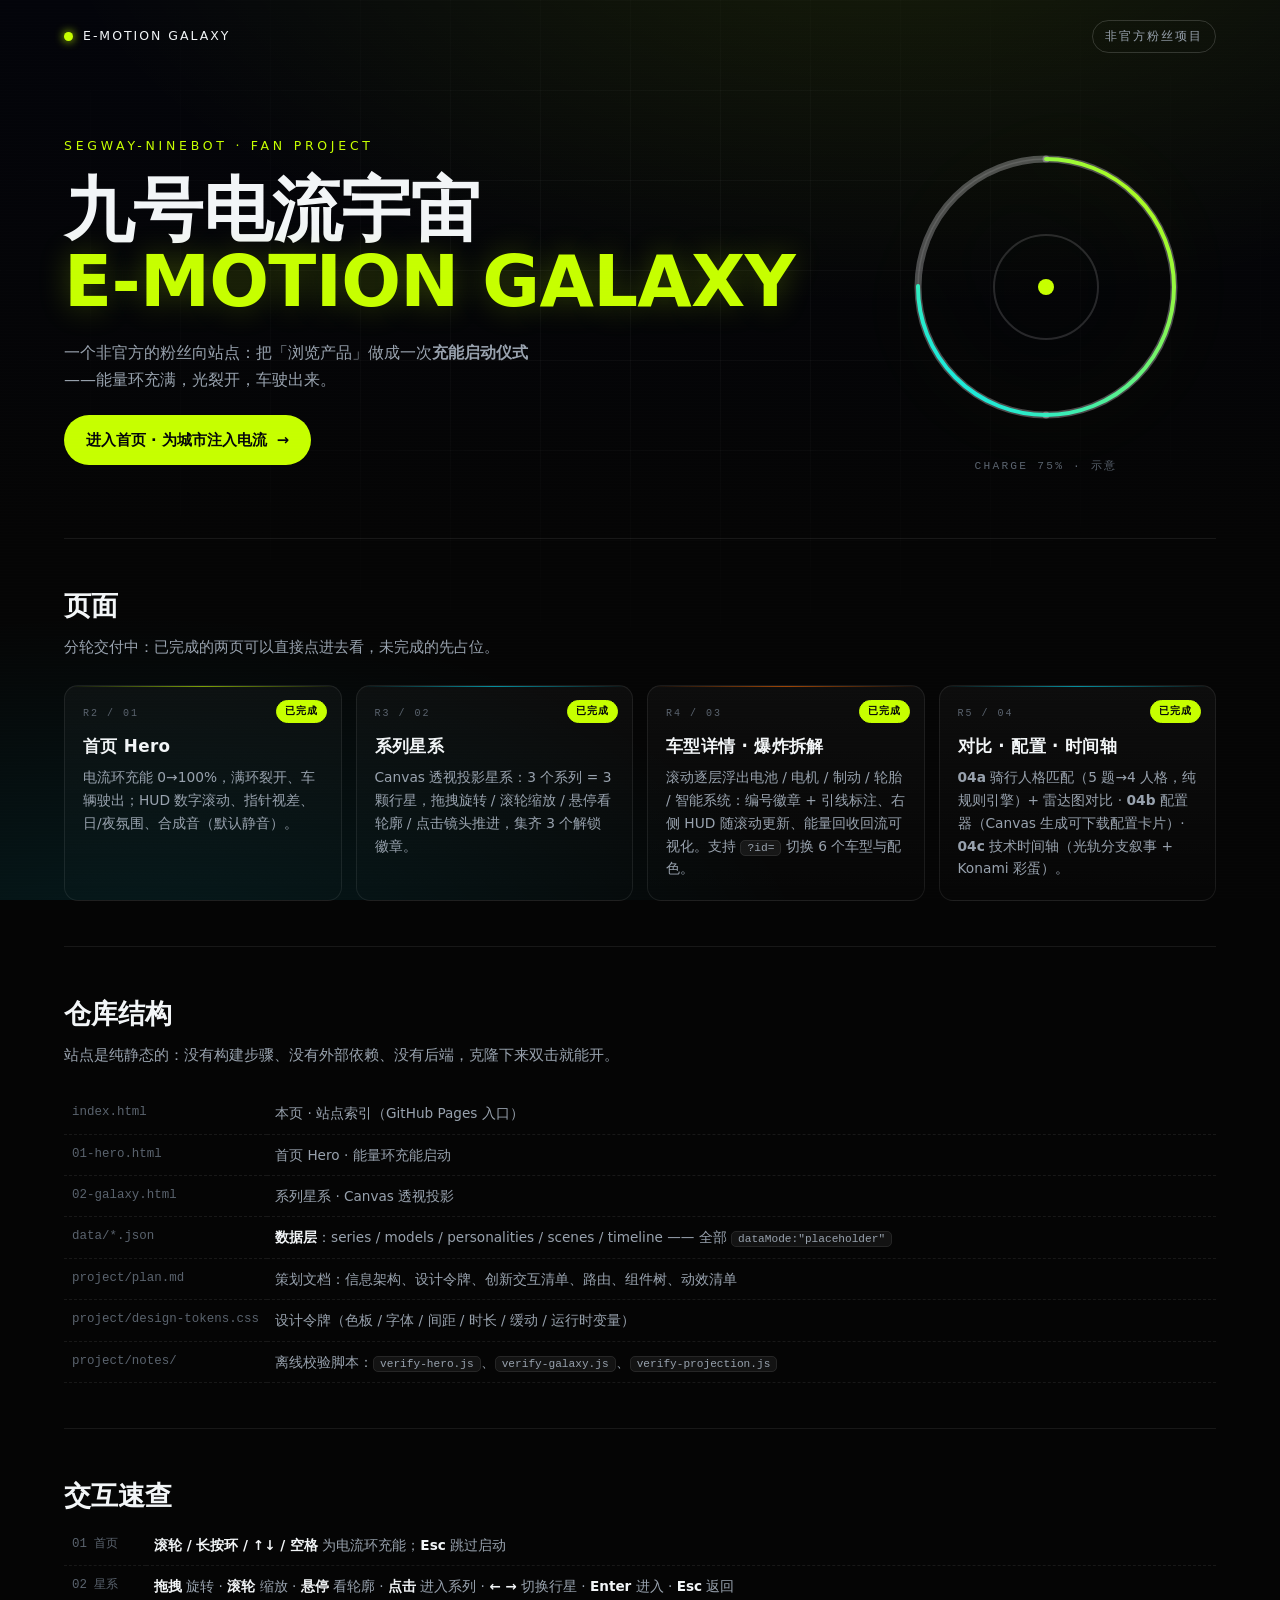
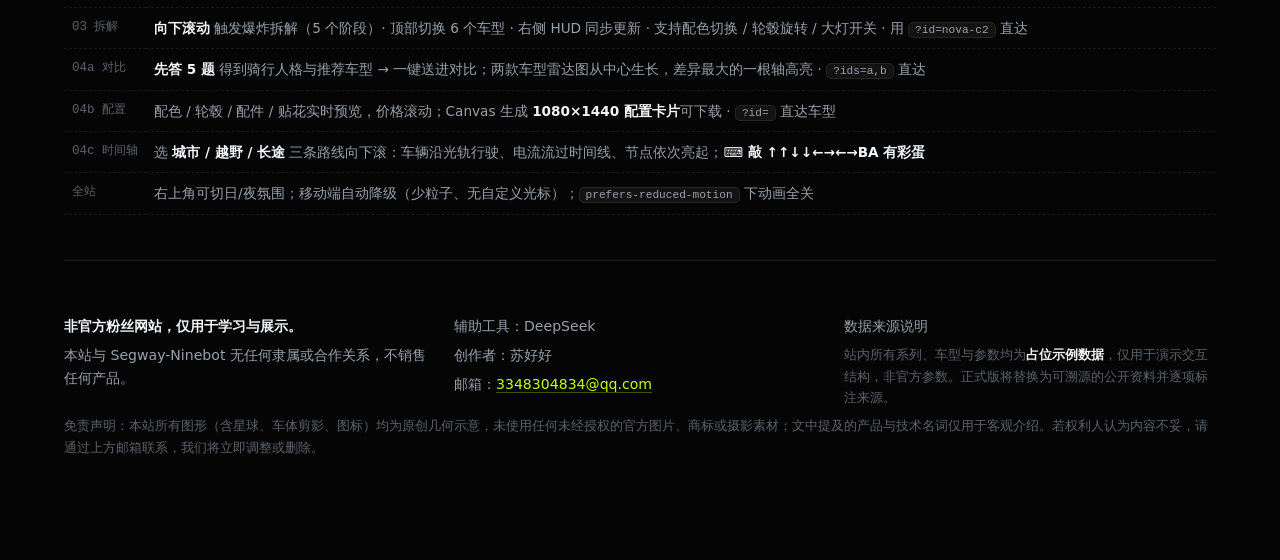
<file: index.html>
<!DOCTYPE html>
<html lang="zh-CN" class="is-night">
<head>
<meta charset="utf-8">
<meta name="viewport" content="width=device-width,initial-scale=1,viewport-fit=cover">
<title>九号电流宇宙 / E-MOTION GALAXY · 站点索引（非官方粉丝项目）</title>
<meta name="description" content="非官方粉丝向的九号电动系列与车型介绍站：电流环充能启动、系列星系、车型拆解、对比与配置器。">
<style>
:root{
  --bg:#050505; --bg2:#0A0A0A; --panel:#0E1013;
  --line:rgba(255,255,255,.08); --line2:rgba(255,255,255,.16);
  --hi:#F2F5F7; --mid:#98A2AE; --lo:#5A636E;
  --volt:#C6FF00; --arc:#00E5FF; --heat:#FF6B00;
  --font-d:"Orbitron","Space Grotesk","Noto Sans SC","PingFang SC",system-ui,sans-serif;
  --font-u:"Space Grotesk","Noto Sans SC","PingFang SC",system-ui,sans-serif;
  --font-m:ui-monospace,"SFMono-Regular",monospace;
  --px:clamp(20px,5vw,88px); --maxw:1280px;
  --ease-out:cubic-bezier(.22,.61,.36,1);
}
*{box-sizing:border-box}
html,body{margin:0;padding:0}
body{background:var(--bg);color:var(--hi);font-family:var(--font-u);line-height:1.65;
  -webkit-font-smoothing:antialiased;overflow-x:hidden}
a{color:inherit;text-decoration:none}
:focus-visible{outline:2px solid var(--volt);outline-offset:3px;border-radius:4px}
.wrap{max-width:var(--maxw);margin:0 auto;padding:0 var(--px)}
.bg{position:fixed;inset:0;pointer-events:none;z-index:0;
  background:radial-gradient(120% 80% at 70% -10%,rgba(198,255,0,.10),transparent 55%),
             radial-gradient(90% 70% at 10% 110%,rgba(0,229,255,.10),transparent 60%),
             linear-gradient(180deg,#03040A,#050505 60%)}
.gridbg{position:fixed;inset:0;pointer-events:none;z-index:0;opacity:.55;
  background-image:linear-gradient(var(--line) 1px,transparent 1px),linear-gradient(90deg,var(--line) 1px,transparent 1px);
  background-size:90px 90px;
  -webkit-mask-image:radial-gradient(75% 60% at 50% 30%,#000,transparent 80%);
  mask-image:radial-gradient(75% 60% at 50% 30%,#000,transparent 80%)}
.scan{position:fixed;inset:0;pointer-events:none;z-index:5;opacity:.4;mix-blend-mode:overlay;
  background:repeating-linear-gradient(180deg,rgba(255,255,255,.03) 0 1px,transparent 1px 3px)}
header.top{position:relative;z-index:2;display:flex;justify-content:space-between;align-items:center;
  gap:16px;padding:20px var(--px);font-size:.78rem;letter-spacing:.16em;text-transform:uppercase}
.brand{display:flex;align-items:center;gap:10px;font-family:var(--font-d)}
.brand .dot{width:9px;height:9px;border-radius:50%;background:var(--volt);box-shadow:0 0 10px var(--volt)}
.tag{border:1px solid var(--line2);border-radius:999px;padding:5px 12px;color:var(--mid)}
main{position:relative;z-index:2}
.hero{display:grid;grid-template-columns:minmax(0,1fr) minmax(0,340px);gap:clamp(24px,5vw,64px);
  align-items:center;padding:clamp(28px,6vh,72px) 0 clamp(36px,7vh,80px)}
.kicker{color:var(--volt);font-size:.78rem;letter-spacing:.3em;font-family:var(--font-d)}
h1{font-family:var(--font-d);font-size:clamp(2.1rem,6.4vw,4.4rem);line-height:1.03;margin:.24em 0 .3em;letter-spacing:-.01em}
h1 em{font-style:normal;color:var(--volt);text-shadow:0 0 30px rgba(198,255,0,.25)}
.lead{color:var(--mid);max-width:46ch;margin:0 0 22px}
.pill{display:inline-flex;align-items:center;gap:10px;padding:13px 22px;border-radius:999px;
  background:var(--volt);color:#04060a;font-weight:700;font-size:.92rem;
  transition:transform .24s var(--ease-out),box-shadow .24s}
.pill:hover{transform:translateY(-2px);box-shadow:0 0 0 1px var(--volt),0 18px 44px rgba(0,0,0,.6)}
.ringbox{display:grid;place-items:center}
.ringbox svg{width:min(320px,60vw);height:auto;filter:drop-shadow(0 0 30px rgba(198,255,0,.14))}
.ringbox .lbl{margin-top:10px;font-family:var(--font-m);font-size:.7rem;letter-spacing:.2em;color:var(--lo)}
h2.sec{font-family:var(--font-d);font-size:clamp(1.15rem,2.4vw,1.7rem);margin:0 0 6px}
p.sub{color:var(--mid);margin:0 0 26px;font-size:.92rem}
section{padding:clamp(26px,5vh,54px) 0;border-top:1px solid var(--line)}
.cards{display:grid;gap:14px;grid-template-columns:repeat(auto-fit,minmax(250px,1fr))}
.card{position:relative;padding:20px 18px;border-radius:14px;border:1px solid var(--line);
  background:linear-gradient(180deg,rgba(255,255,255,.035),rgba(255,255,255,.008));overflow:hidden;
  transition:transform .3s var(--ease-out),border-color .3s,box-shadow .3s}
.card::before{content:"";position:absolute;left:0;top:0;right:0;height:1px;
  background:linear-gradient(90deg,transparent,var(--c,var(--volt)),transparent);opacity:.6}
a.card:hover{transform:translateY(-4px);border-color:var(--c,var(--volt));
  box-shadow:0 0 0 1px var(--c,var(--volt)),0 22px 60px rgba(0,0,0,.6)}
.card.dim{opacity:.62}
.card .idx{font-family:var(--font-m);font-size:10px;letter-spacing:.2em;color:var(--lo)}
.card h3{margin:10px 0 6px;font-size:1.05rem;font-family:var(--font-d);letter-spacing:.02em}
.card p{margin:0;color:var(--mid);font-size:.86rem}
.card .st{position:absolute;top:14px;right:14px;font-size:10px;letter-spacing:.1em;
  border:1px solid var(--line2);border-radius:999px;padding:2px 8px;color:var(--mid)}
.card .st.live{color:#04060a;background:var(--volt);border-color:var(--volt);font-weight:700}
table{width:100%;border-collapse:collapse;font-size:.85rem}
td{padding:9px 8px;border-bottom:1px dashed var(--line);vertical-align:top}
td.k{color:var(--lo);white-space:nowrap;width:1%;font-family:var(--font-m);font-size:.78rem}
td.v{color:var(--mid)}
td.v b{color:var(--hi);font-weight:600}
code{font-family:var(--font-m);font-size:.82em;background:rgba(255,255,255,.06);
  border:1px solid var(--line);border-radius:5px;padding:1px 6px}
.foot{color:var(--mid);font-size:.88rem;padding:clamp(30px,6vh,60px) 0 calc(var(--px) + 30px);border-top:1px solid var(--line)}
.fgrid{display:grid;gap:18px;grid-template-columns:repeat(auto-fit,minmax(220px,1fr))}
.foot p{margin:0 0 6px}
.foot strong{color:var(--hi)}
.foot a.mail{color:var(--volt);border-bottom:1px solid rgba(198,255,0,.3)}
.legal{margin:26px 0 0;color:var(--lo);font-size:.8rem;line-height:1.75}
@media (max-width:860px){ .hero{grid-template-columns:1fr} .ringbox{order:-1} }
@media (prefers-reduced-motion:reduce){ *{transition-duration:.001ms!important} .scan{display:none} }
</style>
</head>
<body>
<div class="bg" aria-hidden="true"></div>
<div class="gridbg" aria-hidden="true"></div>
<div class="scan" aria-hidden="true"></div>

<header class="top">
  <div class="brand"><span class="dot" aria-hidden="true"></span> E-MOTION GALAXY</div>
  <div class="tag">非官方粉丝项目</div>
</header>

<main>
<div class="wrap">
  <div class="hero">
    <div>
      <div class="kicker">SEGWAY-NINEBOT · FAN PROJECT</div>
      <h1>九号电流宇宙<br><em>E-MOTION GALAXY</em></h1>
      <p class="lead">一个非官方的粉丝向站点：把「浏览产品」做成一次<strong>充能启动仪式</strong>——能量环充满，光裂开，车驶出来。</p>
      <a class="pill" href="01-hero.html">进入首页 · 为城市注入电流 <span aria-hidden="true">→</span></a>
    </div>
    <div class="ringbox" aria-hidden="true">
      <svg viewBox="0 0 320 320">
        <defs>
          <linearGradient id="g" gradientUnits="userSpaceOnUse" x1="30" y1="30" x2="290" y2="290">
            <stop offset="0" stop-color="#00E5FF"/><stop offset="1" stop-color="#C6FF00"/>
          </linearGradient>
        </defs>
        <circle cx="160" cy="160" r="128" fill="none" stroke="rgba(255,255,255,.10)" stroke-width="1.5"/>
        <path d="M160 32 A128 128 0 0 0 160 288" fill="none" stroke="rgba(255,255,255,.28)" stroke-width="7" stroke-linecap="round"/>
        <path d="M160 32 A128 128 0 0 1 160 288" fill="none" stroke="rgba(255,255,255,.28)" stroke-width="7" stroke-linecap="round"/>
        <circle cx="160" cy="160" r="128" fill="none" stroke="url(#g)" stroke-width="4"
                stroke-linecap="round" stroke-dasharray="804" stroke-dashoffset="200"
                transform="rotate(-90 160 160)"/>
        <circle cx="160" cy="160" r="52" fill="none" stroke="rgba(255,255,255,.14)" stroke-width="2"/>
        <circle cx="160" cy="160" r="8" fill="#C6FF00"/>
      </svg>
      <div class="lbl">CHARGE 75% · 示意</div>
    </div>
  </div>

  <section aria-labelledby="pages">
    <h2 class="sec" id="pages">页面</h2>
    <p class="sub">分轮交付中：已完成的两页可以直接点进去看，未完成的先占位。</p>
    <div class="cards">
      <a class="card" href="01-hero.html" style="--c:#C6FF00">
        <div class="idx">R2 / 01</div><span class="st live">已完成</span>
        <h3>首页 Hero</h3>
        <p>电流环充能 0→100%，满环裂开、车辆驶出；HUD 数字滚动、指针视差、日/夜氛围、合成音（默认静音）。</p>
      </a>
      <a class="card" href="02-galaxy.html" style="--c:#00E5FF">
        <div class="idx">R3 / 02</div><span class="st live">已完成</span>
        <h3>系列星系</h3>
        <p>Canvas 透视投影星系：3 个系列 = 3 颗行星，拖拽旋转 / 滚轮缩放 / 悬停看轮廓 / 点击镜头推进，集齐 3 个解锁徽章。</p>
      </a>
      <a class="card" href="03-model.html" style="--c:#FF6B00">
        <div class="idx">R4 / 03</div><span class="st live">已完成</span>
        <h3>车型详情 · 爆炸拆解</h3>
        <p>滚动逐层浮出电池 / 电机 / 制动 / 轮胎 / 智能系统：编号徽章 + 引线标注、右侧 HUD 随滚动更新、能量回收回流可视化。支持 <code>?id=</code> 切换 6 个车型与配色。</p>
      </a>
      <a class="card" href="04a-compare.html" style="--c:#00E5FF">
        <div class="idx">R5 / 04</div><span class="st live">已完成</span>
        <h3>对比 · 配置 · 时间轴</h3>
        <p><b>04a</b> 骑行人格匹配（5 题→4 人格，纯规则引擎）+ 雷达图对比 · <b>04b</b> 配置器（Canvas 生成可下载配置卡片）· <b>04c</b> 技术时间轴（光轨分支叙事 + Konami 彩蛋）。</p>
      </a>
    </div>
  </section>

  <section aria-labelledby="repo">
    <h2 class="sec" id="repo">仓库结构</h2>
    <p class="sub">站点是纯静态的：没有构建步骤、没有外部依赖、没有后端，克隆下来双击就能开。</p>
    <table>
      <tr><td class="k">index.html</td><td class="v">本页 · 站点索引（GitHub Pages 入口）</td></tr>
      <tr><td class="k">01-hero.html</td><td class="v">首页 Hero · 能量环充能启动</td></tr>
      <tr><td class="k">02-galaxy.html</td><td class="v">系列星系 · Canvas 透视投影</td></tr>
      <tr><td class="k">data/*.json</td><td class="v"><b>数据层</b>：series / models / personalities / scenes / timeline —— 全部 <code>dataMode:"placeholder"</code></td></tr>
      <tr><td class="k">project/plan.md</td><td class="v">策划文档：信息架构、设计令牌、创新交互清单、路由、组件树、动效清单</td></tr>
      <tr><td class="k">project/design-tokens.css</td><td class="v">设计令牌（色板 / 字体 / 间距 / 时长 / 缓动 / 运行时变量）</td></tr>
      <tr><td class="k">project/notes/</td><td class="v">离线校验脚本：<code>verify-hero.js</code>、<code>verify-galaxy.js</code>、<code>verify-projection.js</code></td></tr>
    </table>
  </section>

  <section aria-labelledby="how">
    <h2 class="sec" id="how">交互速查</h2>
    <table>
      <tr><td class="k">01 首页</td><td class="v"><b>滚轮 / 长按环 / ↑↓ / 空格</b> 为电流环充能；<b>Esc</b> 跳过启动</td></tr>
      <tr><td class="k">02 星系</td><td class="v"><b>拖拽</b> 旋转 · <b>滚轮</b> 缩放 · <b>悬停</b> 看轮廓 · <b>点击</b> 进入系列 · <b>← →</b> 切换行星 · <b>Enter</b> 进入 · <b>Esc</b> 返回</td></tr>
      <tr><td class="k">03 拆解</td><td class="v"><b>向下滚动</b> 触发爆炸拆解（5 个阶段）· 顶部切换 6 个车型 · 右侧 HUD 同步更新 · 支持配色切换 / 轮毂旋转 / 大灯开关 · 用 <code>?id=nova-c2</code> 直达</td></tr>
      <tr><td class="k">04a 对比</td><td class="v"><b>先答 5 题</b> 得到骑行人格与推荐车型 → 一键送进对比；两款车型雷达图从中心生长，差异最大的一根轴高亮 · <code>?ids=a,b</code> 直达</td></tr>
      <tr><td class="k">04b 配置</td><td class="v">配色 / 轮毂 / 配件 / 贴花实时预览，价格滚动；Canvas 生成 <b>1080×1440 配置卡片</b>可下载 · <code>?id=</code> 直达车型</td></tr>
      <tr><td class="k">04c 时间轴</td><td class="v">选 <b>城市 / 越野 / 长途</b> 三条路线向下滚：车辆沿光轨行驶、电流流过时间线、节点依次亮起；<b>⌨ 敲 ↑↑↓↓←→←→BA 有彩蛋</b></td></tr>
      <tr><td class="k">全站</td><td class="v">右上角可切日/夜氛围；移动端自动降级（少粒子、无自定义光标）；<code>prefers-reduced-motion</code> 下动画全关</td></tr>
    </table>
  </section>
</div>
</main>

<div class="wrap">
<footer class="foot">
  <div class="fgrid">
    <div>
      <p><strong>非官方粉丝网站，仅用于学习与展示。</strong></p>
      <p>本站与 Segway-Ninebot 无任何隶属或合作关系，不销售任何产品。</p>
    </div>
    <div>
      <p>辅助工具：DeepSeek</p>
      <p>创作者：苏好好</p>
      <p>邮箱：<a class="mail" href="mailto:3348304834@qq.com">3348304834@qq.com</a></p>
    </div>
    <div>
      <p>数据来源说明</p>
      <p style="color:var(--lo);font-size:.82rem">站内所有系列、车型与参数均为<strong>占位示例数据</strong>，仅用于演示交互结构，非官方参数。正式版将替换为可溯源的公开资料并逐项标注来源。</p>
    </div>
  </div>
  <p class="legal">免责声明：本站所有图形（含星球、车体剪影、图标）均为原创几何示意，未使用任何未经授权的官方图片、商标或摄影素材；文中提及的产品与技术名词仅用于客观介绍。若权利人认为内容不妥，请通过上方邮箱联系，我们将立即调整或删除。</p>
</footer>
</div>
</body>
</html>
</file>
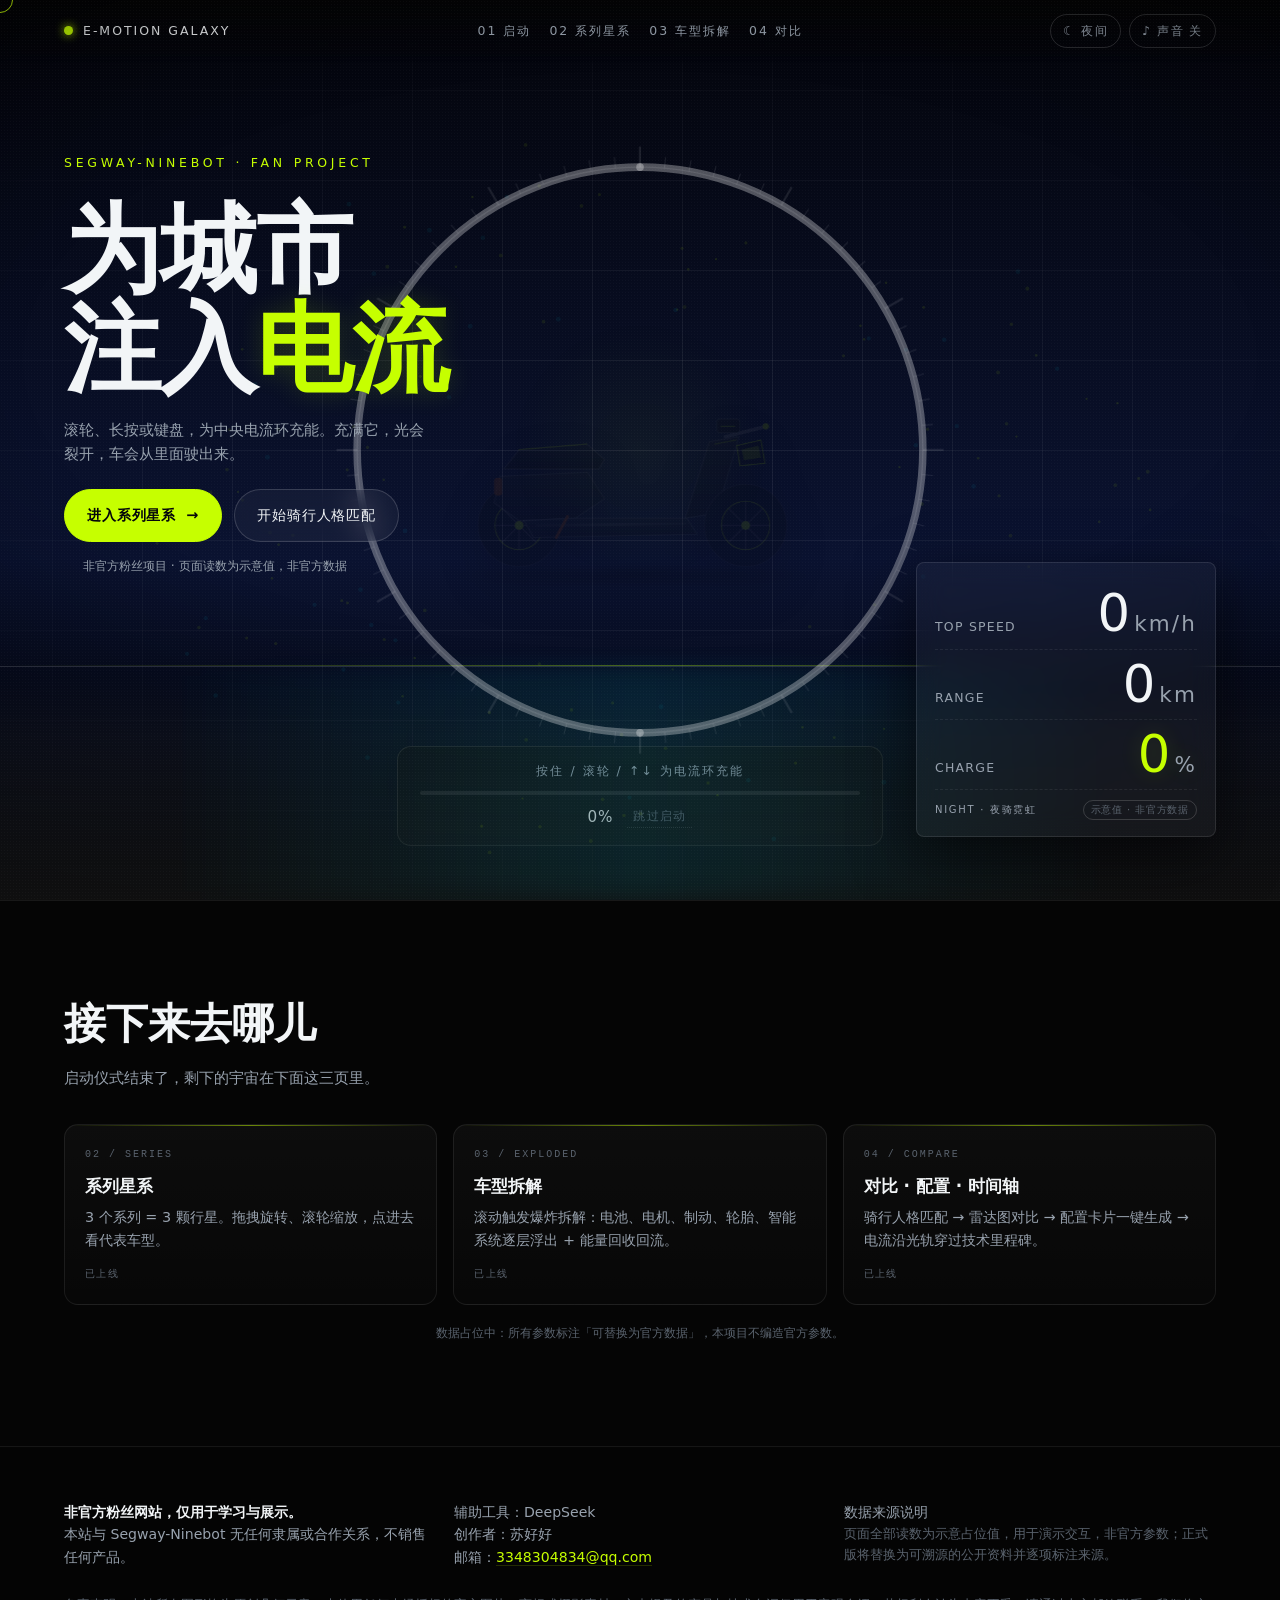
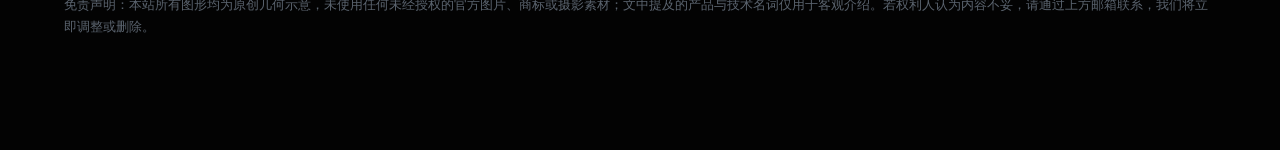
<file: 01-hero.html>
<!DOCTYPE html>
<html lang="zh-CN" class="is-night">
<head>
<meta charset="utf-8">
<meta name="viewport" content="width=device-width,initial-scale=1,viewport-fit=cover">
<title>九号电流宇宙 · E-MOTION GALAXY｜为城市注入电流</title>
<meta name="description" content="非官方粉丝网站：九号电动各系列与车型介绍。能量环充能启动、星系探索、车型拆解、配置卡片。">
<style>
/* ============ 设计令牌（与 design-tokens.css 同源，此处内联保证离线可用） ============ */
:root{
  --bg-void:#050505; --bg-deep:#0A0A0A; --bg-panel:#0E1013; --bg-panel-2:#14181D;
  --line-hair:rgba(255,255,255,.08); --line-soft:rgba(255,255,255,.16);
  --txt-hi:#F2F5F7; --txt-mid:#98A2AE; --txt-lo:#5A636E;
  --volt:#C6FF00; --arc:#00E5FF; --heat:#FF6B00;
  --accent:var(--volt); --accent-dim:rgba(198,255,0,.16);
  --glass-bg:rgba(255,255,255,.04); --glass-brd:rgba(255,255,255,.10); --glass-blur:14px;
  --font-display:"Orbitron","Space Grotesk","Noto Sans SC","PingFang SC",system-ui,sans-serif;
  --font-ui:"Space Grotesk","Noto Sans SC","PingFang SC",system-ui,sans-serif;
  --font-mono:ui-monospace,"SFMono-Regular","JetBrains Mono",monospace;
  --fs-hero:clamp(2.5rem,7.6vw,7rem); --fs-h1:clamp(1.6rem,3.4vw,2.6rem);
  --fs-body:clamp(.95rem,1.05vw,1.05rem); --fs-cap:.78rem; --fs-hud:clamp(1.7rem,4vw,3.2rem);
  --page-x:clamp(20px,5vw,88px); --maxw:1440px;
  --r-sm:8px; --r-md:14px; --r-lg:22px; --r-pill:999px;
  --dur-1:120ms; --dur-2:240ms; --dur-3:420ms; --dur-4:720ms; --dur-5:1200ms;
  --ease-out:cubic-bezier(.22,.61,.36,1); --ease-inout:cubic-bezier(.65,.05,.36,1);
  --ease-spring:cubic-bezier(.34,1.36,.44,1);
  --v-charge:0;
}
*{box-sizing:border-box}
html,body{margin:0;padding:0}
html{scroll-behavior:smooth;-webkit-text-size-adjust:100%}
body{
  background:var(--bg-void); color:var(--txt-hi); font-family:var(--font-ui);
  font-size:var(--fs-body); line-height:1.6; overflow-x:hidden;
  -webkit-font-smoothing:antialiased;
}
body.gated{overflow:hidden;height:100vh}
::selection{background:var(--accent);color:#04060a}
a{color:inherit;text-decoration:none}
button{font:inherit;color:inherit;background:none;border:0;cursor:pointer}
:focus-visible{outline:2px solid var(--accent);outline-offset:3px;border-radius:4px}
.sr{position:absolute;width:1px;height:1px;overflow:hidden;clip:rect(0 0 0 0);white-space:nowrap}
.caps{font-family:var(--font-display);text-transform:uppercase;letter-spacing:.18em}
.num{font-family:var(--font-display);font-variant-numeric:tabular-nums;letter-spacing:.02em}

/* ============ 全局氛围层 ============ */
.scan{position:fixed;inset:0;pointer-events:none;z-index:var(--z-overlay);
  background:repeating-linear-gradient(180deg,rgba(255,255,255,.028) 0 1px,transparent 1px 3px);
  mix-blend-mode:overlay;opacity:.5}
.vig{position:fixed;inset:0;pointer-events:none;z-index:1;
  background:radial-gradient(120% 80% at 50% 40%,transparent 40%,rgba(0,0,0,.75) 100%)}
.grain{position:fixed;inset:0;pointer-events:none;z-index:2;opacity:.05;
  background-image:radial-gradient(rgba(255,255,255,.6) 1px,transparent 1px);background-size:3px 3px}

/* ============ 夜间 / 日间 环境叙事 ============ */
html.is-night{--sky-a:#03040A;--sky-b:#0A1230;--road:rgba(0,229,255,.10);--beam:.95;--vignette:.8}
html.is-day  {--sky-a:#07090D;--sky-b:#16222B;--road:rgba(255,255,255,.07);--beam:.5;--vignette:.65}

/* ============ HUD 导航条 ============ */
.hudbar{position:fixed;top:0;left:0;right:0;z-index:var(--z-nav);
  display:flex;align-items:center;gap:var(--sp,16px);justify-content:space-between;
  padding:14px var(--page-x);backdrop-filter:blur(8px);
  background:linear-gradient(180deg,rgba(5,5,5,.85),rgba(5,5,5,0));
  font-size:var(--fs-cap);letter-spacing:.16em;text-transform:uppercase}
.brand{display:flex;align-items:center;gap:10px;font-family:var(--font-display)}
.brand .dot{width:9px;height:9px;border-radius:50%;background:var(--accent);
  box-shadow:0 0 10px var(--accent);animation:pulse 2.2s var(--ease-inout) infinite}
@keyframes pulse{0%,100%{opacity:1;transform:scale(1)}50%{opacity:.45;transform:scale(.8)}}
.hudbar .mid{display:flex;gap:18px;color:var(--txt-mid)}
.hudbar .mid a:hover{color:var(--accent)}
.hudbar .tools{display:flex;gap:8px}
.chip{border:1px solid var(--line-soft);border-radius:var(--r-pill);padding:6px 12px;
  font-size:var(--fs-cap);letter-spacing:.12em;color:var(--txt-mid);transition:all var(--dur-2) var(--ease-out)}
.chip:hover,.chip[aria-pressed="true"]{color:#04060a;background:var(--accent);border-color:var(--accent)}
.chip .ico{display:inline-block;width:1em}

/* ============ Hero 舞台 ============ */
#hero{position:relative;min-height:100svh;overflow:hidden;display:flex;flex-direction:column;justify-content:center}
.grid-bg{position:absolute;inset:-10% -10% 0;z-index:0;pointer-events:none;
  background-image:linear-gradient(var(--line-hair) 1px,transparent 1px),linear-gradient(90deg,var(--line-hair) 1px,transparent 1px);
  background-size:90px 90px;
  mask-image:radial-gradient(80% 70% at 50% 55%,#000 0%,transparent 78%);
  -webkit-mask-image:radial-gradient(80% 70% at 50% 55%,#000 0%,transparent 78%)}
.sky{position:absolute;inset:0;z-index:0;
  background:linear-gradient(180deg,#03040A 0%,#0A1230 62%,#020304 100%)}
.sky::after{content:"";position:absolute;inset:0;opacity:0;transition:opacity 1.2s var(--ease-inout);
  background:linear-gradient(180deg,#07090D 0%,#16222B 62%,#04060A 100%)}
html.is-day .sky::after{opacity:1}
.horizon{position:absolute;left:0;right:0;bottom:26%;height:1px;z-index:1;
  background:linear-gradient(90deg,transparent,var(--accent),transparent);opacity:.35}
.road{position:absolute;left:0;right:0;bottom:0;height:26%;z-index:1;
  background:linear-gradient(180deg,transparent,rgba(255,255,255,.03) 30%,rgba(255,255,255,.06) 100%);
  border-top:1px solid var(--line-hair)}
.road::after{content:"";position:absolute;inset:0;
  background:linear-gradient(90deg,transparent 12%,var(--road) 50%,transparent 88%);
  filter:blur(14px);opacity:var(--beam);transition:opacity var(--dur-5)}
.streaks{position:absolute;left:0;right:0;bottom:6%;height:18%;z-index:2;pointer-events:none;overflow:hidden}
.streaks i{position:absolute;left:-30%;width:26%;height:2px;border-radius:2px;
  background:linear-gradient(90deg,transparent,var(--accent),transparent);opacity:.5;
  animation:rush linear infinite}
.streaks i:nth-child(1){top:12%;animation-duration:5.5s;animation-delay:0s}
.streaks i:nth-child(2){top:42%;animation-duration:3.8s;animation-delay:1.1s;opacity:.32}
.streaks i:nth-child(3){top:72%;animation-duration:6.4s;animation-delay:2.2s;opacity:.24}
@keyframes rush{from{transform:translateX(0)}to{transform:translateX(560%)}}

.stage{position:relative;z-index:3;flex:1;display:grid;place-items:center;
  padding:clamp(72px,12vh,140px) var(--page-x) clamp(70px,12vh,120px)}
#particles{position:absolute;inset:0;z-index:1;pointer-events:none}

/* ---- 电流环 ---- */
.ringwrap{position:relative;width:min(78vw,660px);aspect-ratio:1;z-index:4;
  transform:translate3d(var(--px,0),var(--py,0),0);transition:transform .5s var(--ease-out)}
#ringSvg{position:absolute;inset:0;width:100%;height:100%;overflow:visible}
#ringTrack{opacity:.9}
.half{transition:transform 1.05s var(--ease-spring),opacity .6s var(--ease-out)}
.opened #halfL{transform:translate(-58px,-10px) rotate(-16deg)}
.opened #halfR{transform:translate(58px,-10px) rotate(16deg)}
#ringFill{transition:opacity .9s var(--ease-out)}
.opened #ringFill{opacity:.26}
.core{position:absolute;inset:26%;border-radius:50%;z-index:2;
  background:radial-gradient(circle at 50% 50%,var(--accent-dim),transparent 68%);
  opacity:calc(.25 + var(--v-charge)*.75);transform:scale(calc(.86 + var(--v-charge)*.14));
  transition:opacity var(--dur-3) linear,transform var(--dur-3) linear}

/* ---- 车辆 ---- */
.vwrap{position:absolute;z-index:5;width:min(94vw,780px);pointer-events:none;
  left:50%;top:53%;transform:translate(-50%,-50%) scale(.62);
  opacity:calc(.18 + var(--v-charge)*.82);
  filter:brightness(calc(.55 + var(--v-charge)*.45));
  transition:transform 1.25s var(--ease-out),opacity .8s var(--ease-out),filter .8s var(--ease-out)}
.vwrap.assembled{opacity:1;filter:none}
.vwrap.out{transform:translate(calc(-50% + min(14vw,190px)),-50%) scale(.94) rotate(-.6deg)}
.vinner{transform:perspective(1200px) rotateY(calc(var(--tilt,0)*1deg)) rotateX(calc(var(--tiltY,0)*-1deg));
  transition:transform .45s var(--ease-out);will-change:transform}
#vehicleSvg{width:100%;height:auto;display:block;filter:drop-shadow(0 30px 40px rgba(0,0,0,.75))}
.spin{transform-box:fill-box;transform-origin:center;animation:spin 1.1s linear infinite;animation-play-state:paused}
.rolling .spin{animation-play-state:running}
@keyframes spin{to{transform:rotate(360deg)}}
.beam{position:absolute;left:66%;top:34%;width:56vw;height:22vh;z-index:4;pointer-events:none;
  background:linear-gradient(90deg,var(--accent),transparent 72%);
  clip-path:polygon(0 42%,100% 0,100% 100%,0 58%);filter:blur(16px);
  opacity:0;transition:opacity 1.1s var(--ease-out)}
.opened .beam{opacity:calc(.55*var(--beam))}
.dimline{position:absolute;z-index:6;color:var(--txt-lo);font-size:10px;letter-spacing:.14em;font-family:var(--font-mono)}

/* ---- 文案 / CTA ---- */
.copy{position:absolute;z-index:7;left:var(--page-x);top:clamp(88px,17vh,180px);max-width:min(46ch,42vw)}
.copy .kicker{color:var(--accent);font-size:var(--fs-cap);letter-spacing:.3em;font-family:var(--font-display)}
.copy h1{font-family:var(--font-display);font-size:var(--fs-hero);line-height:1.02;margin:.28em 0 .2em;
  letter-spacing:-.01em;font-weight:700}
.copy h1 em{font-style:normal;color:var(--accent);text-shadow:0 0 26px var(--accent-dim)}
.copy p{color:var(--txt-mid);margin:0 0 22px;max-width:38ch}
.cta{display:flex;gap:12px;flex-wrap:wrap;pointer-events:auto}
.btn{position:relative;display:inline-flex;align-items:center;gap:10px;padding:14px 22px;
  border-radius:var(--r-pill);border:1px solid var(--line-soft);background:var(--glass-bg);
  backdrop-filter:blur(var(--glass-blur));font-size:.9rem;letter-spacing:.06em;
  transition:transform var(--dur-2) var(--ease-spring),background var(--dur-2),border-color var(--dur-2),box-shadow var(--dur-2);
  overflow:hidden}
.btn::after{content:"";position:absolute;inset:0;background:linear-gradient(100deg,transparent,var(--accent-dim),transparent);
  transform:translateX(-120%);transition:transform var(--dur-4) var(--ease-current)}
.btn:hover::after{transform:translateX(120%)}
.btn:hover{transform:translateY(-2px);border-color:var(--accent);box-shadow:0 0 0 1px var(--accent),0 14px 40px rgba(0,0,0,.6)}
.btn.primary{background:var(--accent);color:#04060a;border-color:var(--accent);font-weight:700}
.btn.primary:hover{box-shadow:0 0 0 1px var(--accent),0 0 34px var(--accent-dim),0 14px 40px rgba(0,0,0,.6)}
.btn .arrow{transition:transform var(--dur-2) var(--ease-out)}
.btn:hover .arrow{transform:translateX(4px)}

/* ---- HUD 仪表 ---- */
.hud{position:absolute;z-index:7;right:var(--page-x);bottom:clamp(28px,7vh,72px);
  width:min(300px,44vw);padding:16px 18px;border-radius:var(--r-sm);
  border:1px solid var(--glass-brd);background:var(--glass-bg);backdrop-filter:blur(var(--glass-blur));
  box-shadow:0 18px 60px rgba(0,0,0,.6)}
.hud .hdrow{display:flex;justify-content:space-between;gap:10px;align-items:baseline;
  padding:9px 0;border-bottom:1px dashed rgba(255,255,255,.07)}
.hud .hdrow:last-child{border-bottom:0}
.hud .hdrow .lb{color:var(--txt-mid);font-size:var(--fs-cap);letter-spacing:.1em}
.hud .hdrow .vl{font-size:var(--fs-hud);line-height:1;color:var(--txt-hi)}
.hud .hdrow .vl small{font-size:.42em;color:var(--txt-mid);margin-left:3px;letter-spacing:.1em}
.hud .hdrow .vl.hi{color:var(--accent);text-shadow:0 0 22px var(--accent-dim)}
.badge{display:inline-block;border:1px solid var(--line-soft);border-radius:var(--r-pill);
  padding:1px 7px;font-size:10px;letter-spacing:.08em;color:var(--txt-lo)}
.hud .hdfoot{display:flex;justify-content:space-between;align-items:center;margin-top:10px}
.scene{font-size:10px;letter-spacing:.17em;color:var(--txt-mid);font-family:var(--font-display)}

/* ---- 启动闸门（充能层） ---- */
.gate{position:fixed;inset:0;z-index:var(--z-transition);display:grid;place-items:end center;
  padding-bottom:clamp(20px,6vh,64px);pointer-events:none;opacity:1;transition:opacity var(--dur-4) var(--ease-out)}
.gate.hide{opacity:0;visibility:hidden}
.gate .panel{pointer-events:auto;text-align:center;padding:14px 22px 16px;border-radius:var(--r-md);
  border:1px solid var(--glass-brd);background:rgba(10,12,15,.72);backdrop-filter:blur(12px);
  display:flex;flex-direction:column;gap:10px;align-items:center;max-width:min(92vw,520px)}
.gate .hint{font-size:var(--fs-cap);letter-spacing:.16em;color:var(--txt-mid);text-transform:uppercase;font-family:var(--font-display)}
.pbar{width:min(88vw,440px);height:4px;border-radius:4px;background:rgba(255,255,255,.1);overflow:hidden}
.pbar i{display:block;height:100%;width:0%;background:linear-gradient(90deg,var(--arc),var(--volt));
  box-shadow:0 0 18px var(--accent);transition:width .12s linear}
.gate .row{display:flex;gap:14px;align-items:center}
.gate .pct{font-size:.95rem;letter-spacing:.06em;color:var(--txt-hi)}
.gate .hint kbd{border:1px solid var(--line-soft);border-radius:4px;padding:1px 6px;font-family:var(--font-mono);font-size:.85em;margin:0 2px}
.gate .skip{font-size:var(--fs-cap);color:var(--txt-lo);letter-spacing:.1em;border-bottom:1px dotted var(--line-soft)}
.gate .skip:hover{color:var(--accent)}

/* ============ 下方：下一站 ============ */
.next{padding:clamp(56px,10vh,120px) var(--page-x);border-top:1px solid var(--line-hair);position:relative;z-index:3}
.next h2{font-family:var(--font-display);font-size:var(--fs-h1);margin:0 0 8px}
.next p.sub{color:var(--txt-mid);margin:0 0 34px}
.cards{display:grid;gap:16px;grid-template-columns:repeat(auto-fit,minmax(240px,1fr));max-width:var(--maxw);margin:0 auto}
.card{position:relative;padding:22px 20px;border-radius:var(--r-md);border:1px solid var(--line-hair);
  background:linear-gradient(180deg,rgba(255,255,255,.035),rgba(255,255,255,.01));
  transition:transform var(--dur-3) var(--ease-out),border-color var(--dur-3),box-shadow var(--dur-3);overflow:hidden}
.card::before{content:"";position:absolute;top:0;left:0;right:0;height:1px;
  background:linear-gradient(90deg,transparent,var(--accent),transparent);opacity:.5}
.card:hover{transform:translateY(-4px);border-color:var(--accent);box-shadow:0 0 0 1px var(--accent),0 22px 60px rgba(0,0,0,.6)}
.card .idx{font-size:10px;letter-spacing:.2em;color:var(--txt-lo);font-family:var(--font-mono)}
.card h3{font-size:1.06rem;margin:10px 0 6px}
.card p{margin:0;color:var(--txt-mid);font-size:.9rem}
.card .soon{margin-top:14px;font-size:10px;letter-spacing:.14em;color:var(--txt-lo)}
.dotline{margin-top:18px;text-align:center;color:var(--txt-lo);font-size:var(--fs-cap)}

/* ============ 页脚 ============ */
footer.site{border-top:1px solid var(--line-hair);padding:clamp(34px,6vh,64px) var(--page-x) calc(var(--page-x) + 34px);
  color:var(--txt-mid);font-size:.88rem;position:relative;z-index:3;background:linear-gradient(180deg,transparent,rgba(0,0,0,.4))}
footer.site .fgrid{max-width:var(--maxw);margin:0 auto;display:grid;gap:18px;grid-template-columns:repeat(auto-fit,minmax(220px,1fr))}
footer.site .fline{margin:0}
footer.site .fline strong{color:var(--txt-hi);font-weight:600}
footer.site a.mail{color:var(--accent);border-bottom:1px solid var(--accent-dim)}
footer.site .legal{margin-top:26px;color:var(--txt-lo);font-size:.8rem;line-height:1.75;max-width:var(--maxw);margin-inline:auto}

/* ============ 能量光标 ============ */
#cur{position:fixed;left:0;top:0;width:26px;height:26px;margin:-13px 0 0 -13px;z-index:var(--z-cursor);
  pointer-events:none;border:1px solid var(--accent);border-radius:50%;
  transition:width var(--dur-2) var(--ease-spring),height var(--dur-2) var(--ease-spring),margin var(--dur-2) var(--ease-spring),background var(--dur-2),opacity var(--dur-2);
  mix-blend-mode:screen}
#cur.mag{width:52px;height:52px;margin:-26px 0 0 -26px;background:var(--accent-dim)}
#cur.hide{opacity:0}
@media (hover:none),(pointer:coarse){#cur{display:none}}

/* ============ 响应式 ============ */
@media (max-width:980px){
  /* ── 移动端：整页必须装进 100svh ──────────────────────────────
     病灶（真机字符画实测）：环的中心落在 y≈1900/2340（视口底部），
     只露出上半圈，下半圈被底部“充能”闸门面板压住。
     病根：副本区(~330) + 环(354) + HUD 三行竖排(~230) + 闸门(~150) > 100svh。
     对策：环改用 svh 定尺寸(带无 svh 的降级)、HUD 压成一条横向条、
     两个按钮挤进一行、stage 底部预留闸门高度。 */
  .copy{position:static;max-width:none;padding:0 var(--page-x);order:-1}
  .copy h1{font-size:clamp(1.85rem,8.6vw,2.5rem)}
  .copy p{font-size:.9rem;margin-bottom:14px;max-width:none}
  .copy .kicker{font-size:.7rem}
  .cta{gap:8px}
  .cta .btn{padding:11px 15px;font-size:.82rem}
  .dotline{font-size:.72rem;margin-top:8px!important}
  .stage{padding-top:clamp(84px,12vh,104px);padding-bottom:176px;display:flex;
    flex-direction:column;gap:14px;justify-content:center}
  .ringwrap{width:min(66vw,300px);width:max(170px,min(66vw,32svh,300px));margin-inline:auto;flex:0 0 auto}
  .vwrap{width:min(88vw,560px)}
  /* HUD：三行竖排 → 一条横向紧凑条（约 230px → 约 62px） */
  .hud{position:static;width:100%;margin:0;padding:10px 12px;display:flex;
    gap:4px;align-items:center;border-radius:var(--r-sm)}
  .hud .hdrow{flex:1;flex-direction:column;align-items:flex-start;gap:2px;padding:2px 8px;
    border-bottom:0;border-right:1px dashed rgba(255,255,255,.08)}
  .hud .hdrow:nth-of-type(3){border-right:0;padding-right:0}
  .hud .hdrow .lb{font-size:.6rem;letter-spacing:.08em}
  .hud .hdrow .vl{font-size:1.3rem}
  .hud .hdfoot{flex-direction:column;align-items:flex-end;gap:3px;margin:0;border-top:0;
    padding-top:0;padding-left:8px;min-width:66px}
  .hud .hdfoot .scene{font-size:9px;letter-spacing:.1em;text-align:right}
  .hud .hdfoot .badge{font-size:9px;padding:0 6px}
  /* 闸门面板压扁，配合 stage 的预留高度 */
  .gate{padding-bottom:14px}
  .gate .panel{padding:10px 16px 12px;gap:7px}
  .gate .hint{font-size:.7rem}
  .beam{left:60%;width:70vw}
  .hudbar .mid{display:none}
}

/* ============ 无障碍：动作降级 ============ */
@media (prefers-reduced-motion:reduce){
  html{scroll-behavior:auto}
  *,*::before,*::after{animation-duration:.001ms!important;animation-iteration-count:1!important;transition-duration:.001ms!important}
  .scan,.streaks,.grain{display:none}
  #cur{display:none}
}
</style>
</head>
<body class="gated">

<!-- 装饰层 -->
<div class="sky" aria-hidden="true"></div>
<div class="grid-bg" aria-hidden="true"></div>
<div class="vig" aria-hidden="true"></div>
<div class="grain" aria-hidden="true"></div>
<div class="scan" aria-hidden="true"></div>

<!-- HUD 导航 -->
<header class="hudbar">
  <div class="brand"><span class="dot" aria-hidden="true"></span> E-MOTION GALAXY</div>
  <nav class="mid" aria-label="站点小节">
    <a href="#hero">01 启动</a><a href="02-galaxy.html">02 系列星系</a>
    <a href="03-model.html">03 车型拆解</a><a href="04a-compare.html">04 对比</a>
  </nav>
  <div class="tools">
    <button id="btnScene" class="chip" aria-pressed="false" title="切换日间 / 夜间氛围">☾ 夜间</button>
    <button id="btnSound" class="chip magnetic" aria-pressed="false" title="开启合成声音（默认静音）">♪ 声音 关</button>
  </div>
</header>

<div id="cur" aria-hidden="true"></div>

<main>
<section id="hero" aria-labelledby="heroTitle">
  <div class="horizon" aria-hidden="true"></div>
  <div class="road" aria-hidden="true"></div>
  <div class="streaks" aria-hidden="true"><i></i><i></i><i></i></div>

  <!-- 文案 -->
  <div class="copy">
    <div class="kicker">SEGWAY-NINEBOT · FAN PROJECT</div>
    <h1 id="heroTitle">为城市<br>注入<em>电流</em></h1>
    <p>滚轮、长按或键盘，为中央电流环充能。充满它，光会裂开，车会从里面驶出来。</p>
    <div class="cta">
      <a class="btn primary magnetic" href="02-galaxy.html">进入系列星系 <span class="arrow" aria-hidden="true">→</span></a>
      <a class="btn magnetic" href="04a-compare.html#persona">开始骑行人格匹配</a>
    </div>
    <p class="dotline" style="margin-top:14px">非官方粉丝项目 · 页面读数为示意值，非官方数据</p>
  </div>

  <!-- 舞台 -->
  <div class="stage">
    <canvas id="particles" aria-hidden="true"></canvas>

    <div class="ringwrap" id="ringwrap">
      <div class="core" aria-hidden="true"></div>
      <svg id="ringSvg" viewBox="0 0 700 700" aria-hidden="true">
        <defs>
          <linearGradient id="gRing" gradientUnits="userSpaceOnUse" x1="60" y1="60" x2="640" y2="640">
            <stop offset="0" stop-color="#00E5FF"/><stop offset="1" stop-color="#C6FF00"/>
          </linearGradient>
          <filter id="fGlow" x="-40%" y="-40%" width="180%" height="180%">
            <feGaussianBlur stdDeviation="5" result="b"/>
            <feMerge><feMergeNode in="b"/><feMergeNode in="SourceGraphic"/></feMerge>
          </filter>
        </defs>
        <g id="ticks" opacity=".85"></g>
        <circle id="ringTrack" cx="350" cy="350" r="300" fill="none" stroke="rgba(255,255,255,.10)" stroke-width="1.5"/>
        <g id="ringFill">
          <path class="half" id="halfL" d="M350 50 A300 300 0 0 0 350 650" fill="none" stroke="rgba(255,255,255,.30)" stroke-width="8" stroke-linecap="round"/>
          <path class="half" id="halfR" d="M350 50 A300 300 0 0 1 350 650" fill="none" stroke="rgba(255,255,255,.30)" stroke-width="8" stroke-linecap="round"/>
        </g>
        <circle id="ringProgress" cx="350" cy="350" r="300" fill="none" stroke="url(#gRing)" stroke-width="5"
                stroke-linecap="round" filter="url(#fGlow)" transform="rotate(-90 350 350)"/>
        <g id="bolts"></g>
      </svg>
    </div>

    <!-- 车辆（几何示意剪影，占位） -->
    <div class="vwrap" id="vwrap" aria-hidden="true">
      <div class="vinner">
        <svg id="vehicleSvg" viewBox="0 0 1200 700">
          <defs>
            <linearGradient id="gBody" x1="0" y1="0" x2="0" y2="1">
              <stop offset="0" stop-color="#222932"/><stop offset=".55" stop-color="#141920"/><stop offset="1" stop-color="#0A0D11"/>
            </linearGradient>
            <radialGradient id="gShadow" cx=".5" cy=".5" r=".5">
              <stop offset="0" stop-color="rgba(0,0,0,.85)"/><stop offset="1" stop-color="rgba(0,0,0,0)"/>
            </radialGradient>
            <linearGradient id="gDeck" x1="0" y1="0" x2="1" y2="0">
              <stop offset="0" stop-color="rgba(255,255,255,.10)"/><stop offset=".5" stop-color="rgba(255,255,255,.28)"/><stop offset="1" stop-color="rgba(255,255,255,.10)"/>
            </linearGradient>
          </defs>

          <!-- 地面投影 -->
          <ellipse cx="580" cy="596" rx="470" ry="30" fill="url(#gShadow)"/>

          <!-- 后轮 -->
          <g>
            <circle cx="300" cy="470" r="102" fill="#080A0D" stroke="rgba(255,255,255,.16)" stroke-width="3"/>
            <g class="spin">
              <circle cx="300" cy="470" r="60" fill="none" stroke="var(--accent)" stroke-width="2.5" opacity=".8"/>
              <path d="M300 410 V530 M240 470 H360 M258 428 L342 512 M258 512 L342 428"
                    stroke="rgba(255,255,255,.30)" stroke-width="3" stroke-linecap="round"/>
            </g>
            <circle cx="300" cy="470" r="11" fill="var(--accent)"/>
          </g>

          <!-- 车架主体 -->
          <g>
            <!-- 尾箱/后车体 -->
            <path d="M252 348 L470 338 L512 404 L440 452 L300 458 L238 414 Z"
                  fill="url(#gBody)" stroke="rgba(255,255,255,.26)" stroke-width="3" stroke-linejoin="round"/>
            <!-- 座垫 -->
            <path d="M262 330 L300 282 L468 268 L512 306 L498 330 Z"
                  fill="url(#gBody)" stroke="rgba(255,255,255,.30)" stroke-width="3" stroke-linejoin="round"/>
            <!-- 后部霓虹描边 -->
            <path d="M300 282 L468 268" stroke="var(--accent)" stroke-width="3" opacity=".75" stroke-linecap="round"/>
            <!-- 踏板 / 底舱 -->
            <path d="M312 458 L440 452 L716 452 L742 492 L336 500 Z"
                  fill="url(#gBody)" stroke="rgba(255,255,255,.26)" stroke-width="3" stroke-linejoin="round"/>
            <path d="M344 470 L712 466" stroke="url(#gDeck)" stroke-width="6" stroke-linecap="round"/>
            <!-- 前腿盾 -->
            <path d="M712 452 L790 440 L846 250 L772 262 Z"
                  fill="url(#gBody)" stroke="rgba(255,255,255,.26)" stroke-width="3" stroke-linejoin="round"/>
            <path d="M786 268 L838 258" stroke="var(--accent)" stroke-width="3" opacity=".6" stroke-linecap="round"/>
            <!-- 车把 -->
            <path d="M812 250 L906 226" stroke="rgba(255,255,255,.45)" stroke-width="9" stroke-linecap="round"/>
            <circle cx="912" cy="224" r="8" fill="var(--accent)"/>
            <!-- 仪表 -->
            <rect x="790" y="206" width="58" height="34" rx="8" fill="#0C1014" stroke="rgba(255,255,255,.28)" stroke-width="2.5"/>
            <path d="M800 224 H836" stroke="var(--accent)" stroke-width="2.5" opacity=".9"/>
            <!-- 前照灯 -->
            <path d="M840 272 L900 258 L910 316 L848 322 Z" fill="#0E1216" stroke="var(--accent)" stroke-width="2.5"/>
            <path d="M852 282 L894 272 L900 302 L858 308 Z" fill="var(--accent)" opacity=".55"/>
            <!-- 尾灯 -->
            <rect x="238" y="352" width="20" height="44" rx="7" fill="var(--heat)" opacity=".75"/>
            <!-- 后减震 -->
            <path d="M420 448 L392 500" stroke="var(--heat)" stroke-width="7" stroke-linecap="round" opacity=".8"/>
          </g>

          <!-- 前轮 -->
          <g>
            <circle cx="862" cy="470" r="102" fill="#080A0D" stroke="rgba(255,255,255,.16)" stroke-width="3"/>
            <g class="spin">
              <circle cx="862" cy="470" r="60" fill="none" stroke="var(--accent)" stroke-width="2.5" opacity=".8"/>
              <path d="M862 410 V530 M802 470 H922 M820 428 L904 512 M820 512 L904 428"
                    stroke="rgba(255,255,255,.30)" stroke-width="3" stroke-linecap="round"/>
            </g>
            <circle cx="862" cy="470" r="11" fill="var(--accent)"/>
          </g>
        </svg>
      </div>
    </div>

    <div class="beam" aria-hidden="true"></div>

    <!-- HUD -->
    <aside class="hud" aria-label="示意仪表">
      <div class="hdrow">
        <span class="lb caps">Top Speed</span>
        <span class="vl num"><span id="mSpeed">0</span><small>km/h</small></span>
      </div>
      <div class="hdrow">
        <span class="lb caps">Range</span>
        <span class="vl num"><span id="mRange">0</span><small>km</small></span>
      </div>
      <div class="hdrow">
        <span class="lb caps">Charge</span>
        <span class="vl num hi"><span id="mCharge">0</span><small>%</small></span>
      </div>
      <div class="hdfoot">
        <span class="scene" id="sceneLabel">NIGHT · 夜骑霓虹</span>
        <span class="badge">示意值 · 非官方数据</span>
      </div>
    </aside>
  </div>
</section>

<!-- 启动闸门 -->
<div class="gate" id="gate">
  <div class="panel">
    <div class="hint" id="gateHint">按住 / 滚轮 / ↑↓ 为电流环充能</div>
    <div class="pbar" role="progressbar" id="pbar" aria-valuemin="0" aria-valuemax="100" aria-valuenow="0"
         aria-label="电流环充能进度"><i id="pfill"></i></div>
    <div class="row">
      <span class="pct num" id="pct">0%</span>
      <button class="skip" id="btnSkip">跳过启动</button>
    </div>
  </div>
</div>
<p class="sr" id="live" role="status" aria-live="polite"></p>

<!-- 下一站 -->
<section class="next" id="persona" aria-labelledby="nextTitle">
  <h2 id="nextTitle">接下来去哪儿</h2>
  <p class="sub">启动仪式结束了，剩下的宇宙在下面这三页里。</p>
  <div class="cards">
    <a class="card magnetic" href="02-galaxy.html">
      <div class="idx">02 / SERIES</div><h3>系列星系</h3>
      <p>3 个系列 = 3 颗行星。拖拽旋转、滚轮缩放，点进去看代表车型。</p>
      <div class="soon">已上线</div>
    </a>
    <a class="card magnetic" href="03-model.html">
      <div class="idx">03 / EXPLODED</div><h3>车型拆解</h3>
      <p>滚动触发爆炸拆解：电池、电机、制动、轮胎、智能系统逐层浮出 + 能量回收回流。</p>
      <div class="soon">已上线</div>
    </a>
    <a class="card magnetic" href="04a-compare.html">
      <div class="idx">04 / COMPARE</div><h3>对比 · 配置 · 时间轴</h3>
      <p>骑行人格匹配 → 雷达图对比 → 配置卡片一键生成 → 电流沿光轨穿过技术里程碑。</p>
      <div class="soon">已上线</div>
    </a>
  </div>
  <p class="dotline">数据占位中：所有参数标注「可替换为官方数据」，本项目不编造官方参数。</p>
</section>
</main>

<footer class="site">
  <div class="fgrid">
    <div>
      <p class="fline"><strong>非官方粉丝网站，仅用于学习与展示。</strong></p>
      <p class="fline">本站与 Segway-Ninebot 无任何隶属或合作关系，不销售任何产品。</p>
    </div>
    <div>
      <p class="fline">辅助工具：DeepSeek</p>
      <p class="fline">创作者：苏好好</p>
      <p class="fline">邮箱：<a class="mail" href="mailto:3348304834@qq.com">3348304834@qq.com</a></p>
    </div>
    <div>
      <p class="fline">数据来源说明</p>
      <p class="fline" style="color:var(--txt-lo);font-size:.82rem">页面全部读数为示意占位值，用于演示交互，非官方参数；正式版将替换为可溯源的公开资料并逐项标注来源。</p>
    </div>
  </div>
  <p class="legal">免责声明：本站所有图形均为原创几何示意，未使用任何未经授权的官方图片、商标或摄影素材；文中提及的产品与技术名词仅用于客观介绍。若权利人认为内容不妥，请通过上方邮箱联系，我们将立即调整或删除。</p>
</footer>

<script>/* EMG DEBUG PROBE —— 仅当 URL 带 ?debug=1 时浮出运行时报错，默认零副作用 */
(function(){
  if(!/[?&]debug=1/.test(location.search)) return;
  var box=document.createElement('div'), n=0, buf='';
  box.style.cssText='position:fixed;left:0;right:0;bottom:0;z-index:2147483647;max-height:40vh;overflow:auto;'+
    'background:rgba(130,0,0,.94);color:#fff;font:12px/1.55 ui-monospace,SFMono-Regular,monospace;padding:8px 10px;'+
    'border-top:2px solid #ff6b00;white-space:pre-wrap';
  box.textContent='EMG DEBUG · 0 条运行时报错 ✓';
  function add(kind,msg){
    n++; buf+=kind+': '+msg+'\n';
    box.textContent='EMG DEBUG · '+n+' 条\n'+buf;
  }
  window.addEventListener('error',function(e){
    add('ERROR',(e.message||'')+' @ '+((e.filename||'').split('/').pop())+':'+e.lineno+':'+e.colno);
  });
  window.addEventListener('unhandledrejection',function(e){
    add('PROMISE',String(e.reason&&e.reason.message||e.reason));
  });
  var ce=console.error;
  console.error=function(){ add('console.error',Array.prototype.join.call(arguments,' ')); ce.apply(console,arguments); };
  var w=console.warn;
  console.warn=function(){ add('console.warn',Array.prototype.join.call(arguments,' ')); w.apply(console,arguments); };
  if(document.body) document.body.appendChild(box);
  else document.addEventListener('DOMContentLoaded',function(){ document.body.appendChild(box); });
})();
</script>
<script>
(function(){
  "use strict";
  var $=function(s){return document.querySelector(s)};
  var RM = window.matchMedia('(prefers-reduced-motion: reduce)').matches;
  var MOBILE = window.matchMedia('(max-width:980px),(pointer:coarse)').matches;
  var root = document.documentElement;

  /* ---------- 0. 日 / 夜 环境叙事 ---------- */
  var btnScene=$('#btnScene'), btnSound=$('#btnSound'), sceneLabel=$('#sceneLabel');
  function applyScene(night){
    root.classList.toggle('is-night',night);
    root.classList.toggle('is-day',!night);
    btnScene.textContent = night ? '☾ 夜间' : '☀ 日间';
    btnScene.setAttribute('aria-pressed', String(!night));
    sceneLabel.textContent = night ? 'NIGHT · 夜骑霓虹' : 'DAY · 城市通勤';
    try{ localStorage.setItem('emg.night', night?'1':'0'); }catch(e){}
  }
  var savedNight = null;
  try{ savedNight = localStorage.getItem('emg.night'); }catch(e){}
  var h = new Date().getHours();
  var night = (savedNight===null) ? (h<6||h>=18) : (savedNight==='1');
  applyScene(night);
  btnScene.addEventListener('click',function(){ applyScene(!root.classList.contains('is-night')); });

  /* ---------- 1. 电流环几何（刻度 / 闪电） ---------- */
  var ticks=$('#ticks'), bolts=$('#bolts'), N=72, TICK=[];
  (function buildRing(){
    var NS='http://www.w3.org/2000/svg', out='';
    for(var i=0;i<N;i++){
      var a=i/N*Math.PI*2, r1=300, r2=(i%6===0)?322:312;
      var x1=350+Math.sin(a)*r1, y1=350-Math.cos(a)*r1;
      var x2=350+Math.sin(a)*r2, y2=350-Math.cos(a)*r2;
      out+='<line x1="'+x1.toFixed(1)+'" y1="'+y1.toFixed(1)+'" x2="'+x2.toFixed(1)+'" y2="'+y2.toFixed(1)+
           '" stroke="rgba(255,255,255,.22)" stroke-width="'+(i%6===0?2.4:1.2)+'" data-i="'+i+'"/>';
    }
    ticks.innerHTML=out;
    TICK=[].slice.call(ticks.querySelectorAll('line'));
    // 6 道电弧
    var b='';
    for(var k=0;k<6;k++){
      var base=(k/6)*360 - 90;
      var d='M0 0 l14 -22 l-8 -4 l20 -30 l-6 -3 l26 -34';
      b+='<path class="bolt" data-k="'+k+'" d="'+d+'" fill="none" stroke="var(--arc)" stroke-width="3" '+
         'stroke-linejoin="miter" opacity="0" filter="url(#fGlow)" '+
         'transform="translate(350 50) rotate('+base+' 0 300)"/>';
    }
    bolts.innerHTML=b;
  })();
  var PROG=$('#ringProgress'), C=2*Math.PI*300;
  PROG.setAttribute('stroke-dasharray', C.toFixed(1));
  PROG.setAttribute('stroke-dashoffset', C.toFixed(1));
  var BOLT=[].slice.call(bolts.querySelectorAll('.bolt'));

  /* ---------- 2. 状态机 ---------- */
  var st={ charge:0, phase:'charge', sound:false };
  var gate=$('#gate'), pfill=$('#pfill'), pct=$('#pct'), pbar=$('#pbar'), live=$('#live');
  var vwrap=$('#vwrap'), ringwrap=$('#ringwrap'), hero=$('#hero'), body=document.body;
  var mSpeed=$('#mSpeed'), mRange=$('#mRange'), mCharge=$('#mCharge');

  function setCharge(p, silent){
    p=Math.max(0,Math.min(1,p));
    st.charge=p;
    root.style.setProperty('--v-charge', p.toFixed(3));
    PROG.setAttribute('stroke-dashoffset', (C*(1-p)).toFixed(1));
    var t=Math.round(p*N);
    for(var i=0;i<TICK.length;i++){
      var on=i<t, el=TICK[i];
      el.setAttribute('stroke', on?'var(--volt)':'rgba(255,255,255,.22)');
      el.setAttribute('opacity', on?'0.95':'0.55');
    }
    for(var k=0;k<BOLT.length;k++){
      var need=(k+1)/BOLT.length;
      BOLT[k].setAttribute('opacity', p>=need*0.92 ? (0.25+0.75*Math.min(1,(p-need*0.92)/0.08)).toFixed(2) : '0');
    }
    pfill.style.width=(p*100).toFixed(1)+'%';
    pct.textContent=Math.round(p*100)+'%';
    pbar.setAttribute('aria-valuenow', String(Math.round(p*100)));
    mCharge.textContent=String(Math.round(p*100));
    if(!silent && Math.round(p*100)%25===0) live.textContent='充能 '+Math.round(p*100)+'%';
    if(vwrap) vwrap.style.opacity = RM ? (p>=1?1:.9) : (0.18+p*0.82);
  }

  function finish(){
    if(st.phase!=='charge') return;
    setCharge(1, true);
    st.phase='open';
    live.textContent='充能完成，电流环开启';
    ringwrap.classList.add('opened');
    vwrap.classList.add('assembled');
    sfx('open');
    var t1 = RM?0:900, t2 = RM?0:1500;
    setTimeout(function(){
      vwrap.classList.add('out');
      hero.classList.add('rolling');
      st.phase='ride';
      sfx('ride');
      roll();
    }, t1);
    setTimeout(function(){
      st.phase='done';
      gate.classList.add('hide');
      body.classList.remove('gated');
      live.textContent='启动完成';
      try{ localStorage.setItem('emg.entered','1'); }catch(e){}
    }, t2);
  }

  function roll(){
    var targets=[[mSpeed,62],[mRange,95]];
    if(RM){ mSpeed.textContent='62'; mRange.textContent='95'; return; }
    targets.forEach(function(t){
      var el=t[0], to=t[1], t0=performance.now(), D=1500;
      (function step(now){
        var k=Math.min(1,(now-t0)/D), e=1-Math.pow(1-k,3);
        el.textContent=String(Math.round(to*e));
        if(k<1) requestAnimationFrame(step);
      })(t0);
    });
  }

  /* ---------- 3. 充能输入 ---------- */
  var hold=false;
  function add(p){ if(st.phase!=='charge') return; setCharge(st.charge+p); if(st.charge>=1) finish(); }

  window.addEventListener('wheel', function(e){
    if(st.phase!=='charge') return;
    e.preventDefault();
    add(Math.min(0.06, Math.abs(e.deltaY)/1600));
  }, {passive:false});

  var touchY=null;
  window.addEventListener('touchstart',function(e){ touchY=e.touches[0].clientY; },{passive:true});
  window.addEventListener('touchmove',function(e){
    if(st.phase!=='charge'||touchY===null) return;
    e.preventDefault();
    var y=e.touches[0].clientY, d=touchY-y; touchY=y;
    if(d>0) add(Math.min(0.05, d/900));
  },{passive:false});

  ringwrap.addEventListener('pointerdown',function(e){ e.preventDefault(); hold=true; ringwrap.setPointerCapture&&ringwrap.setPointerCapture(e.pointerId); });
  window.addEventListener('pointerup',function(){ hold=false; });
  ringwrap.addEventListener('pointerleave',function(){ hold=false; });
  ringwrap.addEventListener('click',function(){ if(st.phase==='charge'){ add(0.12); tapChargeSound(); } });

  window.addEventListener('keydown',function(e){
    if(st.phase!=='charge') return;
    if(e.key==='ArrowUp'||e.key==='ArrowDown'||e.key===' '||e.key==='Enter'){ hold=true; e.preventDefault(); }
    if(e.key==='Escape') finish();
  });
  window.addEventListener('keyup',function(){ hold=false; });

  var lastT=performance.now();
  (function loop(now){
    var dt=Math.min(64,now-lastT); lastT=now;
    if(hold && st.phase==='charge'){ add(dt/1000*0.42); hum(true); } else hum(false);
    requestAnimationFrame(loop);
  })(lastT);

  $('#btnSkip').addEventListener('click',function(){ setCharge(Math.max(st.charge,0.999)); finish(); });

  /* ---------- 4. 粒子 ---------- */
  var cvs=$('#particles'), ctx=null, parts=[], W=0, H=0, dpr=1;
  if(!RM){
    ctx=cvs.getContext('2d');
    var COUNT = MOBILE?70:150;
    for(var i=0;i<COUNT;i++) parts.push({a:Math.random()*Math.PI*2, r:0.45+Math.random()*0.55, s:0.4+Math.random()*1.6, o:Math.random()});
    function resize(){
      var r=cvs.parentElement.getBoundingClientRect();
      dpr=Math.min(2, window.devicePixelRatio||1);
      W=r.width; H=r.height;
      cvs.width=Math.floor(W*dpr); cvs.height=Math.floor(H*dpr);
      cvs.style.width=W+'px'; cvs.style.height=H+'px';
      ctx.setTransform(dpr,0,0,dpr,0,0);
    }
    resize(); window.addEventListener('resize',resize);
    var t=0;
    (function draw(){
      t+=0.006;
      ctx.clearRect(0,0,W,H);
      var cx=W/2, cy=H*0.56, base=Math.min(W,H)*0.30;
      var p=st.charge, burst = (st.phase==='ride'||st.phase==='done');
      for(var i=0;i<parts.length;i++){
        var q=parts[i];
        var a=q.a + t*q.s*(0.4+p);
        var rr=base*(q.r)*(1.9-p*1.05);
        var x=cx+Math.cos(a)*rr, y=cy+Math.sin(a)*rr*0.72;
        if(burst){ x+= (x-cx)*0.9; y+=(y-cy)*0.9; }
        var al=(0.10+p*0.55)*(1-q.o*0.5)*(burst?0.4:1);
        ctx.beginPath();
        ctx.fillStyle= (q.o>0.72?'rgba(0,229,255,'+al.toFixed(2)+')':'rgba(198,255,0,'+al.toFixed(2)+')');
        ctx.arc(x,y,burst?1.0:(1.1+q.o*1.4),0,6.283);
        ctx.fill();
      }
      requestAnimationFrame(draw);
    })();
  }

  /* ---------- 5. 视差（车辆轻微转向 + 环偏移） ---------- */
  if(!RM && !MOBILE){
    var tx=0,ty=0,cx2=0,cy2=0;
    window.addEventListener('pointermove',function(e){
      tx=(e.clientX/window.innerWidth-0.5)*2; ty=(e.clientY/window.innerHeight-0.5)*2;
    },{passive:true});
    (function par(){
      cx2+=(tx-cx2)*0.07; cy2+=(ty-cy2)*0.07;
      var v=$('.vinner');
      v.style.setProperty('--tilt',(cx2*4.2).toFixed(2));
      v.style.setProperty('--tiltY',(cy2*2.4).toFixed(2));
      ringwrap.style.setProperty('--px',(cx2*-10).toFixed(2)+'px');
      ringwrap.style.setProperty('--py',(cy2*-8).toFixed(2)+'px');
      requestAnimationFrame(par);
    })();
  }

  /* ---------- 6. 能量光标（磁吸） ---------- */
  var cur=$('#cur');
  if(!RM && !MOBILE && cur){
    var mx=0,my=0,cx3=0,cy3=0,mag=null;
    window.addEventListener('pointermove',function(e){
      mx=e.clientX; my=e.clientY; cur.classList.remove('hide');
      var el=e.target.closest && e.target.closest('.magnetic, a, button');
      mag = el || null; cur.classList.toggle('mag', !!mag);
    },{passive:true});
    document.addEventListener('pointerleave',function(){ cur.classList.add('hide'); });
    (function follow(){
      var gx=mx, gy=my;
      if(mag){ var r=mag.getBoundingClientRect(); gx=(r.left+r.width/2)*0.82+mx*0.18; gy=(r.top+r.height/2)*0.82+my*0.18; }
      cx3+=(gx-cx3)*0.22; cy3+=(gy-cy3)*0.22;
      cur.style.transform='translate3d('+cx3+'px,'+cy3+'px,0)';
      requestAnimationFrame(follow);
    })();
  }

  /* ---------- 7. 合成声音（默认静音） ---------- */
  var AC=null, humOsc=null, humGain=null, humNoise=null;
  function ac(){ if(!AC){ try{ AC=new (window.AudioContext||window.webkitAudioContext)(); }catch(e){} } return AC; }
  function hum(on){
    if(!st.sound) return; var c=ac(); if(!c) return;
    if(!humOsc){
      humOsc=c.createOscillator(); humGain=c.createGain(); humNoise=c.createBiquadFilter();
      humOsc.type='sawtooth'; humOsc.frequency.value=60; humGain.gain.value=0;
      humNoise.type='bandpass'; humNoise.frequency.value=900; humNoise.Q.value=6;
      humOsc.connect(humGain); humGain.connect(c.destination);
    }
    var t=c.currentTime;
    humOsc.frequency.setTargetAtTime(58+st.charge*180, t, 0.08);
    humGain.gain.setTargetAtTime(on?0.035+st.charge*0.045:0, t, 0.12);
  }
  function tone(f1,f2,dur,type,vol){
    var c=ac(); if(!c) return;
    var o=c.createOscillator(), g=c.createGain();
    o.type=type||'sine'; o.frequency.setValueAtTime(f1,c.currentTime);
    o.frequency.exponentialRampToValueAtTime(Math.max(40,f2), c.currentTime+dur);
    g.gain.setValueAtTime(0.0001,c.currentTime);
    g.gain.exponentialRampToValueAtTime(vol||0.14,c.currentTime+0.04);
    g.gain.exponentialRampToValueAtTime(0.0001,c.currentTime+dur);
    o.connect(g); g.connect(c.destination); o.start(); o.stop(c.currentTime+dur+0.05);
  }
  function noiseSweep(dur,f1,f2,vol){
    var c=ac(); if(!c) return;
    var n=c.createBufferSource(), len=Math.floor(c.sampleRate*dur), buf=c.createBuffer(1,len,c.sampleRate), d=buf.getChannelData(0);
    for(var i=0;i<len;i++) d[i]=(Math.random()*2-1)*(1-i/len);
    n.buffer=buf;
    var bpf=c.createBiquadFilter(), g=c.createGain();
    bpf.type='bandpass'; bpf.frequency.setValueAtTime(f1,c.currentTime);
    bpf.frequency.exponentialRampToValueAtTime(f2,c.currentTime+dur); bpf.Q.value=1.2;
    g.gain.value=vol||0.10;
    n.connect(bpf); bpf.connect(g); g.connect(c.destination); n.start();
  }
  function sfx(kind){
    if(!st.sound) return;
    if(kind==='open'){ tone(220,900,0.5,'square',0.10); noiseSweep(0.6,400,5200,0.12); }
    else if(kind==='ride'){ tone(70,300,1.1,'sawtooth',0.12); noiseSweep(1.0,600,240,0.09); }
  }
  function tapChargeSound(){ if(st.sound) tone(700,1200,0.12,'triangle',0.05); }
  btnSound.addEventListener('click',function(){
    st.sound=!st.sound;
    btnSound.setAttribute('aria-pressed',String(st.sound));
    btnSound.textContent = st.sound?'♪ 声音 开':'♪ 声音 关';
    if(st.sound){ var c=ac(); if(c && c.state==='suspended') c.resume(); hum(true); }
    else hum(false);
  });

  /* ---------- 8. 启动：回访则跳过仪式 ---------- */
  var entered=false; try{ entered=localStorage.getItem('emg.entered')==='1'; }catch(e){}
  if(entered){
    setCharge(1,true); ringwrap.classList.add('opened'); vwrap.classList.add('assembled','out');
    hero.classList.add('rolling'); st.phase='done'; body.classList.remove('gated'); gate.classList.add('hide');
    mSpeed.textContent='62'; mRange.textContent='95';
  }else{
    setCharge(0,true);
    if(RM){ $('#gateHint').innerHTML='按 <kbd>空格</kbd> 完成充能（已按系统设置关闭动画）'; }
  }
})();
</script>
</body>
</html>
</file>
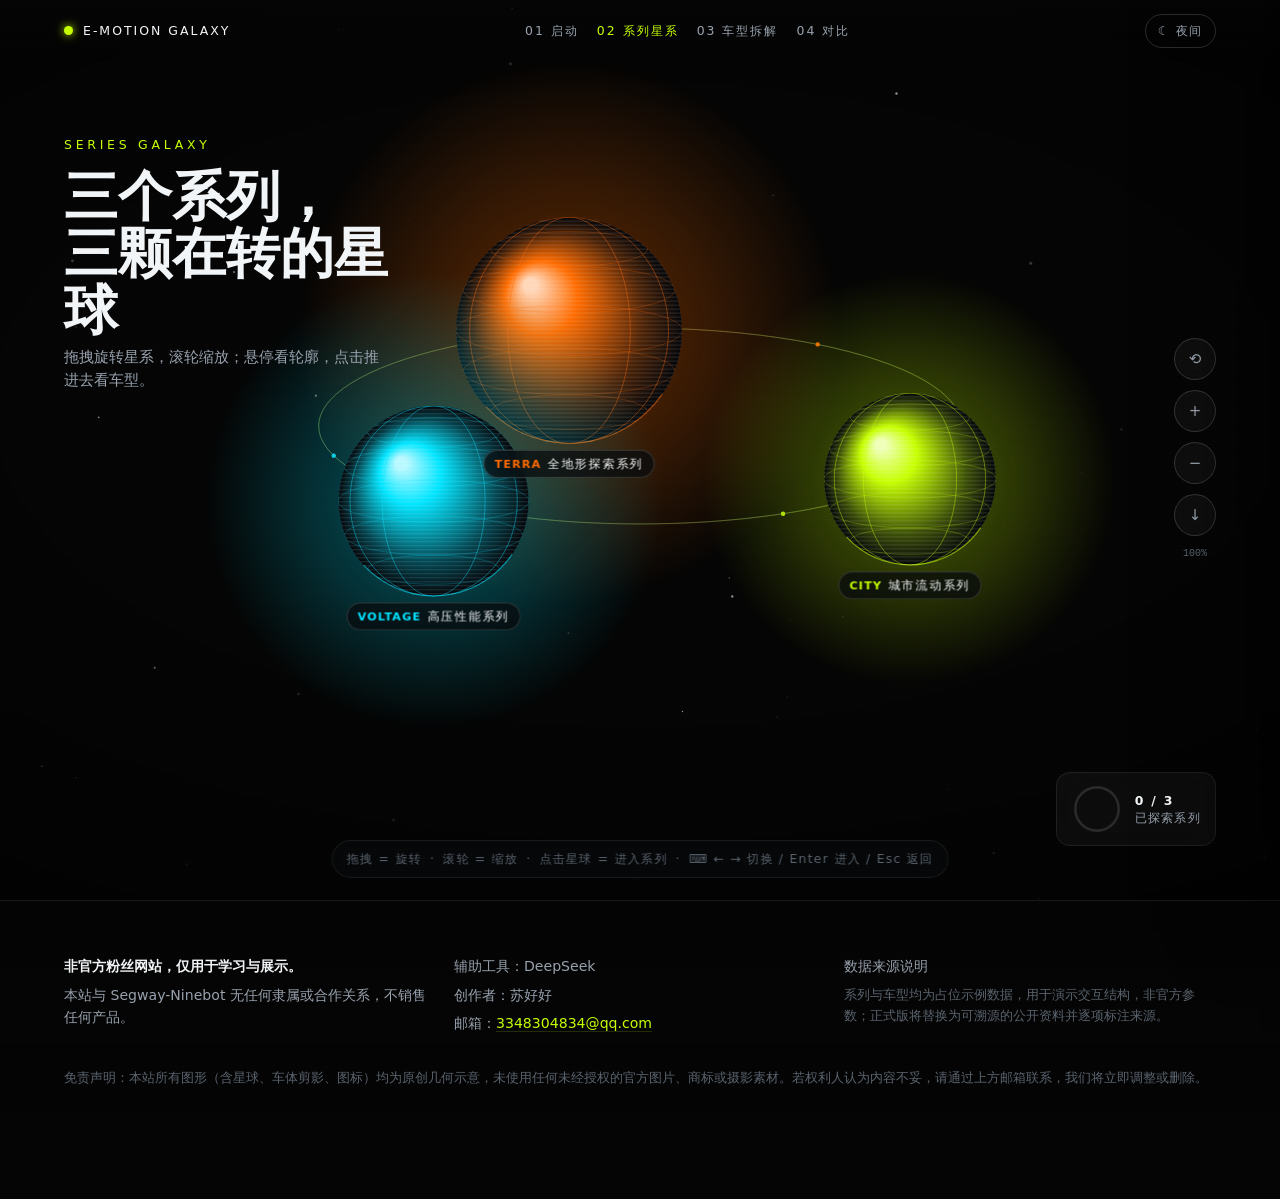
<file: 02-galaxy.html>
<!DOCTYPE html>
<html lang="zh-CN" class="is-night">
<head>
<meta charset="utf-8">
<meta name="viewport" content="width=device-width,initial-scale=1,viewport-fit=cover">
<title>系列星系 · E-MOTION GALAXY｜九号电动系列介绍（非官方）</title>
<meta name="description" content="拖拽旋转、滚轮缩放的九号电动系列星系：城市流动 / 高压性能 / 全地形探索。非官方粉丝网站。">
<style>
:root{
  --bg-void:#050505; --bg-deep:#0A0A0A; --bg-panel:#0E1013;
  --line-hair:rgba(255,255,255,.08); --line-soft:rgba(255,255,255,.16);
  --txt-hi:#F2F5F7; --txt-mid:#98A2AE; --txt-lo:#5A636E;
  --volt:#C6FF00; --arc:#00E5FF; --heat:#FF6B00;
  --accent:var(--volt); --accent-dim:rgba(198,255,0,.16);
  --glass-bg:rgba(255,255,255,.04); --glass-brd:rgba(255,255,255,.10); --glass-blur:14px;
  --font-display:"Orbitron","Space Grotesk","Noto Sans SC","PingFang SC",system-ui,sans-serif;
  --font-ui:"Space Grotesk","Noto Sans SC","PingFang SC",system-ui,sans-serif;
  --font-mono:ui-monospace,"SFMono-Regular","JetBrains Mono",monospace;
  --fs-body:clamp(.95rem,1.05vw,1.05rem); --fs-cap:.78rem; --fs-hud:clamp(1.4rem,3vw,2.2rem);
  --page-x:clamp(20px,5vw,88px); --maxw:1440px;
  --r-sm:8px; --r-md:14px; --r-lg:22px; --r-pill:999px;
  --dur-1:120ms; --dur-2:240ms; --dur-3:420ms; --dur-4:720ms; --dur-5:1100ms;
  --ease-out:cubic-bezier(.22,.61,.36,1); --ease-inout:cubic-bezier(.65,.05,.36,1);
  --ease-spring:cubic-bezier(.34,1.36,.44,1); --ease-current:cubic-bezier(.16,.84,.44,1);
}
*{box-sizing:border-box}
html,body{margin:0;padding:0}
html{scroll-behavior:smooth;-webkit-text-size-adjust:100%}
body{background:var(--bg-void);color:var(--txt-hi);font-family:var(--font-ui);font-size:var(--fs-body);
  line-height:1.6;overflow-x:hidden;-webkit-font-smoothing:antialiased}
body.lock{overflow:hidden}
::selection{background:var(--accent);color:#04060a}
a{color:inherit;text-decoration:none}
button{font:inherit;color:inherit;background:none;border:0;cursor:pointer}
:focus-visible{outline:2px solid var(--accent);outline-offset:3px}
.sr{position:absolute;width:1px;height:1px;overflow:hidden;clip:rect(0 0 0 0);white-space:nowrap}
.caps{font-family:var(--font-display);text-transform:uppercase;letter-spacing:.18em}
.num{font-family:var(--font-display);font-variant-numeric:tabular-nums}
.scan{position:fixed;inset:0;pointer-events:none;z-index:60;mix-blend-mode:overlay;opacity:.45;
  background:repeating-linear-gradient(180deg,rgba(255,255,255,.028) 0 1px,transparent 1px 3px)}
.vig{position:fixed;inset:0;pointer-events:none;z-index:2;
  background:radial-gradient(120% 85% at 50% 45%,transparent 42%,rgba(0,0,0,.78) 100%)}

/* nav */
.hudbar{position:fixed;top:0;left:0;right:0;z-index:40;display:flex;align-items:center;justify-content:space-between;
  gap:16px;padding:14px var(--page-x);font-size:var(--fs-cap);text-transform:uppercase;letter-spacing:.16em;
  background:linear-gradient(180deg,rgba(5,5,5,.9),rgba(5,5,5,0))}
.brand{display:flex;align-items:center;gap:10px;font-family:var(--font-display)}
.brand .dot{width:9px;height:9px;border-radius:50%;background:var(--accent);box-shadow:0 0 10px var(--accent);
  animation:pulse 2.2s var(--ease-inout) infinite}
@keyframes pulse{0%,100%{opacity:1;transform:scale(1)}50%{opacity:.45;transform:scale(.8)}}
.hudbar .mid{display:flex;gap:18px;color:var(--txt-mid);flex-wrap:wrap}
.hudbar .mid a:hover,.hudbar .mid a[aria-current="page"]{color:var(--accent)}
.chip{border:1px solid var(--line-soft);border-radius:var(--r-pill);padding:6px 12px;color:var(--txt-mid);
  letter-spacing:.12em;transition:all var(--dur-2) var(--ease-out)}
.chip:hover,.chip[aria-pressed="true"]{color:#04060a;background:var(--accent);border-color:var(--accent)}

/* 舞台 */
#galaxy{position:relative;min-height:100svh;overflow:hidden}
.stage{position:absolute;inset:0;z-index:1}
#stars{position:absolute;inset:0;width:100%;height:100%;display:block;touch-action:none;cursor:grab}
#stars.grabbing{cursor:grabbing}
.planets{position:absolute;inset:0;z-index:3;pointer-events:none;opacity:0;transition:opacity .55s var(--ease-out)}
.planets.ready{opacity:1}
.hit{position:absolute;left:0;top:0;width:132px;height:132px;border-radius:50%;pointer-events:auto;
  border:1px solid transparent;background:transparent;will-change:transform;
  transition:border-color var(--dur-3) var(--ease-out),background var(--dur-3)}
.hit::after{content:"";position:absolute;inset:-9%;border-radius:50%;
  border:1px dashed transparent;transition:border-color var(--dur-3),transform var(--dur-4) var(--ease-out)}
.hit:hover::after,.hit:focus-visible::after{border-color:var(--pc,var(--accent));animation:orbit 12s linear infinite}
@keyframes orbit{to{transform:rotate(360deg)}}
.hit:focus-visible{outline:2px solid var(--pc,var(--accent));outline-offset:6px}
.chip-lb{position:absolute;left:0;top:0;pointer-events:none;white-space:nowrap;
  font-size:var(--fs-cap);letter-spacing:.14em;padding:3px 10px;border-radius:var(--r-pill);
  border:1px solid var(--line-soft);background:rgba(8,10,13,.72);color:var(--txt-hi);
  backdrop-filter:blur(6px);will-change:transform;transition:opacity var(--dur-3),color var(--dur-2)}
.chip-lb b{color:var(--pc,var(--accent));font-family:var(--font-display);letter-spacing:.1em;
  font-size:.9em;margin-right:6px}

/* 标题 / 提示 / 进度 */
.headline{position:absolute;z-index:5;left:var(--page-x);top:clamp(84px,15vh,150px);max-width:34ch;pointer-events:none}
.headline .kicker{color:var(--accent);font-size:var(--fs-cap);letter-spacing:.3em;font-family:var(--font-display)}
.headline h1{font-family:var(--font-display);font-size:clamp(1.9rem,4.4vw,3.4rem);line-height:1.05;margin:.24em 0 .1em}
.headline p{color:var(--txt-mid);margin:0;font-size:.92rem}
.hintbar{position:absolute;z-index:5;left:50%;bottom:22px;transform:translateX(-50%);
  display:flex;gap:8px;flex-wrap:wrap;justify-content:center;padding:8px 14px;border-radius:var(--r-pill);
  border:1px solid var(--line-hair);background:rgba(8,10,13,.6);backdrop-filter:blur(8px);
  color:var(--txt-lo);font-size:var(--fs-cap);letter-spacing:.1em;pointer-events:none;max-width:94vw;text-align:center}
.hintbar span{white-space:nowrap}

/* 成就环 */
.progress-ring{position:absolute;z-index:6;right:var(--page-x);bottom:clamp(22px,6vh,60px);display:flex;
  align-items:center;gap:12px;padding:10px 14px;border-radius:var(--r-md);border:1px solid var(--line-hair);
  background:var(--glass-bg);backdrop-filter:blur(var(--glass-blur))}
.progress-ring svg{width:52px;height:52px;flex:0 0 auto}
.progress-ring .txt{font-size:var(--fs-cap);letter-spacing:.1em;color:var(--txt-mid);line-height:1.4}
.progress-ring .txt b{display:block;color:var(--txt-hi);font-family:var(--font-display);letter-spacing:.14em}
.progress-ring b.done{color:var(--accent);text-shadow:0 0 18px var(--accent-dim)}

/* 侧栏控制 */
.side{position:absolute;z-index:6;right:var(--page-x);top:50%;transform:translateY(-50%);display:flex;
  flex-direction:column;gap:10px}
.side button{width:42px;height:42px;border-radius:50%;border:1px solid var(--line-soft);background:var(--glass-bg);
  backdrop-filter:blur(8px);color:var(--txt-mid);display:grid;place-items:center;font-size:15px;
  transition:all var(--dur-2) var(--ease-out)}
.side button:hover{color:#04060a;background:var(--accent);border-color:var(--accent);transform:scale(1.06)}
.side .zoomv{font-size:10px;color:var(--txt-lo);text-align:center;font-family:var(--font-mono)}

/* tooltip 卡片 */
.tip{position:absolute;z-index:8;left:0;top:0;width:min(300px,76vw);padding:14px 16px;border-radius:var(--r-md);
  border:1px solid var(--line-soft);background:rgba(10,12,15,.86);backdrop-filter:blur(14px);
  box-shadow:0 24px 70px rgba(0,0,0,.7);opacity:0;visibility:hidden;pointer-events:none;
  transition:opacity var(--dur-3) var(--ease-out),visibility var(--dur-3);will-change:transform}
.tip.on{opacity:1;visibility:visible}
.tip::before{content:"";position:absolute;top:0;left:14px;right:14px;height:1px;
  background:linear-gradient(90deg,transparent,var(--pc,var(--accent)),transparent)}
.tip .code{font-size:10px;letter-spacing:.24em;color:var(--pc,var(--accent));font-family:var(--font-display)}
.tip h3{margin:6px 0 4px;font-size:1.12rem}
.tip .slogan{margin:0 0 10px;color:var(--txt-mid);font-size:.86rem}
.tip .meta{display:flex;flex-direction:column;gap:5px;border-top:1px dashed rgba(255,255,255,.09);padding-top:9px}
.tip .meta div{display:flex;justify-content:space-between;gap:10px;font-size:.8rem}
.tip .meta .k{color:var(--txt-lo);letter-spacing:.06em}
.tip .meta .v{color:var(--txt-hi)}
.tip .go{margin-top:10px;font-size:var(--fs-cap);letter-spacing:.12em;color:var(--pc,var(--accent))}

/* 系列详情面板 */
.detail{position:fixed;inset:0;z-index:50;display:flex;justify-content:flex-end;pointer-events:none}
.detail .scrim{position:absolute;inset:0;background:rgba(3,4,6,.72);backdrop-filter:blur(6px);
  opacity:0;transition:opacity var(--dur-4) var(--ease-out)}
.panel{position:relative;width:min(560px,100%);height:100%;overflow-y:auto;padding:clamp(28px,5vh,56px) clamp(20px,4vw,40px);
  background:linear-gradient(180deg,#0B0E12,#07090C);border-left:1px solid var(--line-soft);
  transform:translateX(102%);transition:transform var(--dur-4) var(--ease-out);
  box-shadow:-30px 0 90px rgba(0,0,0,.7)}
.detail.on{pointer-events:auto}
.detail.on .scrim{opacity:1}
.detail.on .panel{transform:translateX(0)}
.panel .pcode{font-size:11px;letter-spacing:.3em;color:var(--pc,var(--accent));font-family:var(--font-display)}
.panel h2{font-family:var(--font-display);font-size:clamp(1.6rem,3.4vw,2.3rem);margin:.2em 0 .1em;line-height:1.1}
.panel .pslogan{color:var(--accent);font-size:.95rem;margin:0 0 14px}
.panel .pdesc{color:var(--txt-mid);margin:0 0 22px}
.panel .prow{display:flex;gap:10px;flex-wrap:wrap;margin-bottom:24px}
.tag{border:1px solid var(--line-hair);border-radius:var(--r-pill);padding:4px 11px;font-size:var(--fs-cap);color:var(--txt-mid)}
.mcards{display:grid;gap:14px}
.mcard{position:relative;padding:16px 16px 14px;border-radius:var(--r-md);border:1px solid var(--line-hair);
  background:linear-gradient(180deg,rgba(255,255,255,.035),rgba(255,255,255,.008));overflow:hidden;
  transition:border-color var(--dur-3),transform var(--dur-3) var(--ease-out)}
.mcard::before{content:"";position:absolute;left:0;top:0;bottom:0;width:2px;background:var(--pc,var(--accent));opacity:.7}
.mcard:hover{border-color:var(--pc,var(--accent));transform:translateY(-2px)}
.mcard .mh{display:flex;justify-content:space-between;align-items:baseline;gap:10px}
.mcard h4{margin:0;font-size:1.05rem;font-family:var(--font-display);letter-spacing:.04em}
.mcard .sub{color:var(--txt-lo);font-size:var(--fs-cap);letter-spacing:.06em}
.sil{height:64px;margin:10px 0 6px;border-radius:var(--r-sm);
  background:linear-gradient(135deg,rgba(255,255,255,.05),rgba(255,255,255,.01));
  border:1px dashed var(--line-hair);display:grid;place-items:center;color:var(--txt-lo);font-size:10px;letter-spacing:.16em}
.mgrid{display:grid;grid-template-columns:repeat(2,1fr);gap:8px;margin:8px 0 10px}
.mg{background:rgba(255,255,255,.03);border-radius:var(--r-sm);padding:8px 10px}
.mg .k{font-size:10px;letter-spacing:.12em;color:var(--txt-lo);text-transform:uppercase}
.mg .v{font-size:1.06rem;font-family:var(--font-display);font-variant-numeric:tabular-nums}
.mg .v small{font-size:.5em;color:var(--txt-mid);margin-left:2px}
.sw{display:flex;gap:6px;margin-bottom:10px}
.sw i{width:16px;height:16px;border-radius:50%;border:1px solid rgba(255,255,255,.25);display:block}
.mfoot{display:flex;justify-content:space-between;align-items:center;gap:10px}
.badge{display:inline-block;border:1px solid var(--line-soft);border-radius:var(--r-pill);padding:1px 7px;
  font-size:10px;letter-spacing:.08em;color:var(--txt-lo)}
.panel .back{margin-top:26px}
.btn-mini{border:1px solid var(--line-soft);border-radius:var(--r-pill);padding:8px 16px;font-size:.82rem;
  letter-spacing:.06em;transition:all var(--dur-2) var(--ease-out);display:inline-flex;gap:8px;align-items:center}
.btn-mini:hover{border-color:var(--accent);color:var(--accent)}
.btn-mini.go{background:var(--accent);color:#04060a;border-color:var(--accent);font-weight:700}

/* 转场（电流环开合） */
.wipe{position:fixed;inset:0;z-index:55;pointer-events:none;opacity:0;transition:opacity var(--dur-2)}
.wipe.on{opacity:1}
.wipe .ringc{position:absolute;left:50%;top:50%;width:62vmin;height:62vmin;margin:-31vmin 0 0 -31vmin;
  border-radius:50%;border:2px solid var(--accent);opacity:0;box-shadow:0 0 60px var(--accent-dim)}
.wipe.on .ringc{animation:ringout .9s var(--ease-current) forwards}
@keyframes ringout{0%{transform:scale(.08);opacity:.95}70%{opacity:.45}100%{transform:scale(3.4);opacity:0}}
.wipe .sweep{position:absolute;left:50%;top:50%;width:150vmax;height:150vmax;margin:-75vmax 0 0 -75vmax;
  border-radius:50%;opacity:0;
  background:conic-gradient(from 0deg,transparent 0deg,var(--accent-dim) 40deg,transparent 90deg)}
.wipe.on .sweep{animation:sweep .9s var(--ease-current) forwards}
@keyframes sweep{0%{opacity:0;transform:rotate(0)}35%{opacity:.9}100%{opacity:0;transform:rotate(220deg)}}

/* toast */
.toast{position:fixed;z-index:70;left:50%;top:74px;transform:translate(-50%,-16px);opacity:0;
  padding:12px 20px;border-radius:var(--r-pill);border:1px solid var(--accent);
  background:rgba(10,12,15,.9);backdrop-filter:blur(12px);box-shadow:0 0 40px var(--accent-dim);
  display:flex;gap:12px;align-items:center;transition:opacity var(--dur-4),transform var(--dur-4) var(--ease-spring)}
.toast.on{opacity:1;transform:translate(-50%,0)}
.toast .bdg{width:34px;height:34px;border-radius:50%;display:grid;place-items:center;border:1px solid var(--accent);
  color:var(--accent);font-size:15px;box-shadow:0 0 22px var(--accent-dim)}
.toast .t1{font-size:.9rem}
.toast .t2{font-size:10px;letter-spacing:.16em;color:var(--txt-mid)}

/* 页脚 */
footer.site{position:relative;z-index:5;border-top:1px solid var(--line-hair);
  padding:clamp(34px,6vh,64px) var(--page-x) calc(var(--page-x) + 30px);color:var(--txt-mid);font-size:.88rem;
  background:linear-gradient(180deg,rgba(5,5,5,.6),#050505)}
footer.site .fgrid{max-width:var(--maxw);margin:0 auto;display:grid;gap:18px;
  grid-template-columns:repeat(auto-fit,minmax(220px,1fr))}
footer.site p{margin:0 0 6px}
footer.site strong{color:var(--txt-hi);font-weight:600}
footer.site a.mail{color:var(--accent);border-bottom:1px solid var(--accent-dim)}
footer.site .legal{margin:26px auto 0;max-width:var(--maxw);color:var(--txt-lo);font-size:.8rem;line-height:1.75}

@media (max-width:900px){
  .hudbar .mid{display:none}
  .headline{top:clamp(76px,12vh,110px);max-width:min(92vw,30ch)}
  .headline h1{font-size:clamp(1.7rem,7vw,2.4rem)}
  .side{right:14px}
  .progress-ring{right:auto;left:50%;transform:translateX(-50%);bottom:16px;padding:8px 12px}
  .hintbar{bottom:88px}
  .hit{width:104px;height:104px}
  .panel{width:100%}
}
@media (prefers-reduced-motion:reduce){
  html{scroll-behavior:auto}
  *,*::before,*::after{animation-duration:.001ms!important;animation-iteration-count:1!important;transition-duration:.001ms!important}
  .scan{display:none}
}
</style>
</head>
<body>

<div class="vig" aria-hidden="true"></div>
<div class="scan" aria-hidden="true"></div>

<header class="hudbar">
  <div class="brand"><span class="dot" aria-hidden="true"></span> E-MOTION GALAXY</div>
  <nav class="mid" aria-label="站点小节">
    <a href="01-hero.html">01 启动</a>
    <a href="02-galaxy.html" aria-current="page">02 系列星系</a>
    <a href="03-model.html">03 车型拆解</a>
    <a href="04a-compare.html">04 对比</a>
  </nav>
  <div><button id="btnScene" class="chip" aria-pressed="false">☾ 夜间</button></div>
</header>

<main>
<section id="galaxy" aria-labelledby="gTitle">
  <div class="stage">
    <canvas id="stars" aria-label="系列星系可视化（拖拽旋转、滚轮缩放）"></canvas>
    <div class="planets" id="planetLayer"></div>
    <div class="tip" id="tip" role="tooltip" aria-hidden="true"></div>
  </div>

  <div class="headline">
    <div class="kicker">SERIES GALAXY</div>
    <h1 id="gTitle">三个系列，<br>三颗在转的星球</h1>
    <p>拖拽旋转星系，滚轮缩放；悬停看轮廓，点击推进去看车型。</p>
  </div>

  <div class="side" aria-label="视角控制">
    <button id="btnReset" title="重置视角" aria-label="重置视角">⟲</button>
    <button id="btnIn" title="放大" aria-label="放大">+</button>
    <button id="btnOut" title="缩小" aria-label="缩小">−</button>
    <button id="btnDown" title="去看页脚" aria-label="向下前往页脚">↓</button>
    <div class="zoomv"><span id="zoomv">100%</span></div>
  </div>

  <div class="progress-ring" aria-label="星系探索进度">
    <svg viewBox="0 0 60 60" aria-hidden="true">
      <circle cx="30" cy="30" r="25" fill="none" stroke="rgba(255,255,255,.12)" stroke-width="3"/>
      <circle id="pr" cx="30" cy="30" r="25" fill="none" stroke="var(--accent)" stroke-width="3"
              stroke-linecap="round" transform="rotate(-90 30 30)" stroke-dasharray="157.1" stroke-dashoffset="157.1"/>
    </svg>
    <div class="txt"><b id="prTxt">0 / 3</b>已探索系列</div>
  </div>

  <div class="hintbar">
    <span>拖拽 = 旋转</span><span>·</span><span>滚轮 = 缩放</span><span>·</span>
    <span>点击星球 = 进入系列</span><span>·</span><span>⌨ ← → 切换 / Enter 进入 / Esc 返回</span>
  </div>
</section>

<footer class="site">
  <div class="fgrid">
    <div>
      <p><strong>非官方粉丝网站，仅用于学习与展示。</strong></p>
      <p>本站与 Segway-Ninebot 无任何隶属或合作关系，不销售任何产品。</p>
    </div>
    <div>
      <p>辅助工具：DeepSeek</p>
      <p>创作者：苏好好</p>
      <p>邮箱：<a class="mail" href="mailto:3348304834@qq.com">3348304834@qq.com</a></p>
    </div>
    <div>
      <p>数据来源说明</p>
      <p style="color:var(--txt-lo);font-size:.82rem">系列与车型均为占位示例数据，用于演示交互结构，非官方参数；正式版将替换为可溯源的公开资料并逐项标注来源。</p>
    </div>
  </div>
  <p class="legal">免责声明：本站所有图形（含星球、车体剪影、图标）均为原创几何示意，未使用任何未经授权的官方图片、商标或摄影素材。若权利人认为内容不妥，请通过上方邮箱联系，我们将立即调整或删除。</p>
</footer>
</main>

<!-- 系列详情 -->
<div class="detail" id="detail" aria-hidden="true">
  <div class="scrim" id="scrim"></div>
  <div class="panel" id="panel" role="dialog" aria-modal="true" aria-labelledby="pTitle" tabindex="-1"></div>
</div>

<div class="wipe" id="wipe" aria-hidden="true"><div class="sweep"></div><div class="ringc"></div></div>
<div class="toast" id="toast" role="status" aria-live="polite" aria-hidden="true"></div>
<p class="sr" id="live" role="status" aria-live="polite"></p>

<script>/* EMG DEBUG PROBE —— 仅当 URL 带 ?debug=1 时浮出运行时报错，默认零副作用 */
(function(){
  if(!/[?&]debug=1/.test(location.search)) return;
  var box=document.createElement('div'), n=0, buf='';
  box.style.cssText='position:fixed;left:0;right:0;bottom:0;z-index:2147483647;max-height:40vh;overflow:auto;'+
    'background:rgba(130,0,0,.94);color:#fff;font:12px/1.55 ui-monospace,SFMono-Regular,monospace;padding:8px 10px;'+
    'border-top:2px solid #ff6b00;white-space:pre-wrap';
  box.textContent='EMG DEBUG · 0 条运行时报错 ✓';
  function add(kind,msg){
    n++; buf+=kind+': '+msg+'\n';
    box.textContent='EMG DEBUG · '+n+' 条\n'+buf;
  }
  window.addEventListener('error',function(e){
    add('ERROR',(e.message||'')+' @ '+((e.filename||'').split('/').pop())+':'+e.lineno+':'+e.colno);
  });
  window.addEventListener('unhandledrejection',function(e){
    add('PROMISE',String(e.reason&&e.reason.message||e.reason));
  });
  var ce=console.error;
  console.error=function(){ add('console.error',Array.prototype.join.call(arguments,' ')); ce.apply(console,arguments); };
  var w=console.warn;
  console.warn=function(){ add('console.warn',Array.prototype.join.call(arguments,' ')); w.apply(console,arguments); };
  if(document.body) document.body.appendChild(box);
  else document.addEventListener('DOMContentLoaded',function(){ document.body.appendChild(box); });
})();
</script>
<script>
(function(){
  "use strict";
  /* ================= 数据（占位，可替换为官方数据） ================= */
  var SERIES=[
    {id:"city-flow",name:"城市流动系列",code:"CITY FLOW",slogan:"把通勤变成一段顺滑的电流",
     description:"面向城市日常通勤的轻量车型族。强调轻、快、好停、好解锁，主打智能解锁与能量回收带来的“无感通勤”。",
     positioning:"通勤 / 城市穿梭",color:"#C6FF00",size:1.0,models:["nova-c1","nova-c2"]},
    {id:"voltage-pro",name:"高压性能系列",code:"VOLTAGE PRO",slogan:"电压越界的地方，才有速度",
     description:"面向性能用户的中大功率车型族。以自研三电（电机 / 锂电池 + BMS / FOC 电控）与主动安全（TCS / ABS / EABS）为核心叙事。",
     positioning:"性能 / 长距离电摩",color:"#00E5FF",size:1.18,models:["volt-p1","volt-p2"]},
    {id:"terra-x",name:"全地形探索系列",code:"TERRA X",slogan:"路断了，电流不会断",
     description:"面向非铺装路面与城郊探索的车型族。强调悬挂行程、轮胎抓地、低扭输出与轻量化车架。",
     positioning:"越野 / 城郊探索",color:"#FF6B00",size:0.92,models:["terra-x1","terra-x2"]}
  ];
  var MODELS={
    "nova-c1":{name:"NOVA C1",subtitle:"轻量入门通勤",range:60,speed:25,price:null,
      colors:["#EDEDED","#C6FF00","#1A1A1A"],features:["RideyGo 感应解锁","整车 OTA","能量回收"]},
    "nova-c2":{name:"NOVA C2",subtitle:"城市穿梭进阶",range:95,speed:45,price:null,
      colors:["#C6FF00","#00E5FF","#8A8A82"],features:["RideyGo 感应解锁","整车 OTA","TCS 牵引力控制","能量回收"]},
    "volt-p1":{name:"VOLT P1",subtitle:"性能电摩入门",range:110,speed:80,price:null,
      colors:["#00E5FF","#1A1A1A","#FF6B00"],features:["FOC 矢量控制","整车 OTA","TCS 牵引力控制","能量回收"]},
    "volt-p2":{name:"VOLT P2",subtitle:"性能旗舰",range:160,speed:120,price:null,
      colors:["#FF6B00","#1A1A1A","#C6FF00"],features:["ABS 防抱死","TCS 牵引力控制","EABS 能量回收","整车 OTA"]},
    "terra-x1":{name:"TERRA X1",subtitle:"城郊探索",range:70,speed:25,price:null,
      colors:["#6B7A4A","#1A1A1A","#FF6B00"],features:["RideyGo 感应解锁","整车 OTA","能量回收"]},
    "terra-x2":{name:"TERRA X2",subtitle:"全地形进阶",range:110,speed:60,price:null,
      colors:["#FF6B00","#6B7A4A","#00555E"],features:["FOC 矢量控制","TCS 牵引力控制","整车 OTA","能量回收"]}
  };
  var DATA_NOTE="占位示例数据 · 可替换为官方数据";

  var $=function(s){return document.querySelector(s)};
  var RM=window.matchMedia('(prefers-reduced-motion: reduce)').matches;
  var MOBILE=window.matchMedia('(max-width:900px),(pointer:coarse)').matches;
  var root=document.documentElement;
  var live=$('#live');

  /* ---------- 日 / 夜 ---------- */
  function applyScene(night){
    root.classList.toggle('is-night',night);
    $('#btnScene').textContent=night?'☾ 夜间':'☀ 日间';
    $('#btnScene').setAttribute('aria-pressed',String(!night));
    try{localStorage.setItem('emg.night',night?'1':'0')}catch(e){}
  }
  var sn=null; try{sn=localStorage.getItem('emg.night')}catch(e){}
  var h=new Date().getHours();
  applyScene(sn===null?(h<6||h>=18):(sn==='1'));
  $('#btnScene').addEventListener('click',function(){applyScene(!root.classList.contains('is-night'))});

  /* ---------- 颜色工具 ---------- */
  function hex2rgb(c){c=c.replace('#','');if(c.length===3)c=c[0]+c[0]+c[1]+c[1]+c[2]+c[2];
    return [parseInt(c.substr(0,2),16),parseInt(c.substr(2,2),16),parseInt(c.substr(4,2),16)]}
  function mix(c,t,a){var r=hex2rgb(c),b=hex2rgb(t);
    return 'rgb('+Math.round(r[0]+(b[0]-r[0])*a)+','+Math.round(r[1]+(b[1]-r[1])*a)+','+Math.round(r[2]+(b[2]-r[2])*a)+')'}
  function rgba(c,a){var r=hex2rgb(c);return 'rgba('+r[0]+','+r[1]+','+r[2]+','+a+')'}

  /* ---------- Canvas / 相机 ---------- */
  var cvs=$('#stars'), ctx=cvs.getContext('2d');
  var W=0,H=0,dpr=1,FOCAL=1,CAMD=3.5;
  var yaw=0.35, pitch=-0.30, camD=3.9;
  var yawT=0.35, pitchT=-0.30, camDT=3.9;
  var spin=0, paused=0, hover=-1, openIdx=-1;

  var PLANET_K=0.30;   /* 世界半径 → 屏幕半径系数（含透视衰减） */
  function resize(){
    var r=cvs.getBoundingClientRect();
    dpr=Math.min(2,window.devicePixelRatio||1);
    W=r.width; H=r.height;
    cvs.width=Math.round(W*dpr); cvs.height=Math.round(H*dpr);
    ctx.setTransform(dpr,0,0,dpr,0,0);
    FOCAL=Math.min(W,H)*1.35;
  }
  window.addEventListener('resize',resize); resize();

  var STARS=[];
  (function(){ var n=MOBILE?150:260;
    for(var i=0;i<n;i++){
      var th=Math.random()*Math.PI*2, ph=Math.acos(2*Math.random()-1), rr=2.4+Math.random()*7;
      STARS.push({x:Math.sin(ph)*Math.cos(th)*rr,y:Math.cos(ph)*rr*0.6,z:Math.sin(ph)*Math.sin(th)*rr,
        s:0.4+Math.random()*1.3,o:0.25+Math.random()*0.6,tw:Math.random()*6.28});
    }
  })();

  function project(p){
    var cy=Math.cos(yaw),sy=Math.sin(yaw);
    var x=p.x*cy-p.z*sy, z=p.x*sy+p.z*cy;
    var cp=Math.cos(pitch),sp=Math.sin(pitch);
    var y=p.y*cp-z*sp, z2=p.y*sp+z*cp;
    var d=Math.max(0.35,camD+z2);
    var s=FOCAL/d;
    return {x:W/2+x*s, y:H/2+y*s, s:s, d:z2};
  }
  function ang(i){ return (i/SERIES.length)*Math.PI*2 + spin; }
  function pos(i){ var a=ang(i); return {x:Math.cos(a), y:0, z:Math.sin(a)}; }

  function drawPlanet(cx,cy,r,col,glow){
    // 光晕
    var hg=ctx.createRadialGradient(cx,cy,r*0.85,cx,cy,r*(glow?3.1:2.4));
    hg.addColorStop(0,rgba(col,0.26)); hg.addColorStop(1,rgba(col,0));
    ctx.fillStyle=hg; ctx.beginPath(); ctx.arc(cx,cy,r*(glow?3.1:2.4),0,6.283); ctx.fill();
    // 球体
    var g=ctx.createRadialGradient(cx-r*0.34,cy-r*0.4,r*0.06,cx,cy,r);
    g.addColorStop(0,mix(col,'#ffffff',0.72));
    g.addColorStop(0.28,col);
    g.addColorStop(0.74,mix(col,'#04060a',0.72));
    g.addColorStop(1,'#04060a');
    ctx.fillStyle=g; ctx.beginPath(); ctx.arc(cx,cy,r,0,6.283); ctx.fill();
    // 经纬线（HUD 星球）
    ctx.save(); ctx.beginPath(); ctx.arc(cx,cy,r,0,6.283); ctx.clip();
    ctx.strokeStyle=rgba(col,0.22); ctx.lineWidth=1;
    for(var k=-2;k<=2;k++){
      var yy=cy+k*r*0.36, rx=Math.sqrt(Math.max(0,r*r-Math.pow(k*r*0.36,2)));
      ctx.beginPath(); ctx.ellipse(cx,yy,rx,rx*0.22,0,0,6.283); ctx.stroke();
    }
    for(var k2=-2;k2<=2;k2++){
      ctx.beginPath(); ctx.ellipse(cx,cy,r*Math.abs(Math.cos(k2*0.5))+0.001,r,0,0,6.283); ctx.stroke();
    }
    ctx.restore();
    // 边缘光
    ctx.strokeStyle=rgba(col,glow?0.95:0.55); ctx.lineWidth=glow?2:1.2;
    ctx.beginPath(); ctx.arc(cx,cy,r*0.995,0.6,2.4); ctx.stroke();
    // 扫描线
    ctx.globalAlpha=0.12; ctx.strokeStyle='#ffffff'; ctx.lineWidth=1;
    for(var yy2=cy-r;yy2<cy+r;yy2+=4){
      var dx=Math.sqrt(Math.max(0,r*r-(yy2-cy)*(yy2-cy)));
      ctx.beginPath(); ctx.moveTo(cx-dx,yy2); ctx.lineTo(cx+dx,yy2); ctx.stroke();
    }
    ctx.globalAlpha=1;
  }

  function drawOrbit(){
    ctx.lineWidth=1;
    var seg=120;
    for(var i=0;i<SERIES.length;i++){
      var col=SERIES[i].color, base=(i/SERIES.length)*Math.PI*2+spin;
      ctx.beginPath();
      for(var k=0;k<=seg;k++){
        var a=base+k/seg*Math.PI*2;
        var p=project({x:Math.cos(a),y:0,z:Math.sin(a)});
        if(k===0) ctx.moveTo(p.x,p.y); else ctx.lineTo(p.x,p.y);
      }
      ctx.strokeStyle=rgba(col,hover===i||openIdx===i?0.55:0.2);
      ctx.stroke();
      // 轨道上的能量点
      var a2=base+performance.now()/2600;
      var pp=project({x:Math.cos(a2),y:0,z:Math.sin(a2)});
      ctx.fillStyle=rgba(col,0.9); ctx.beginPath(); ctx.arc(pp.x,pp.y,2.2,0,6.283); ctx.fill();
    }
  }

  /* DOM 行星按钮 */
  var layer=$('#planetLayer'), HITS=[], LBS=[];
  SERIES.forEach(function(s,i){
    var b=document.createElement('button');
    b.className='hit'; b.type='button'; b.dataset.i=i;
    b.style.setProperty('--pc',s.color);
    b.setAttribute('aria-label',s.name+'（'+s.code+'）：'+s.positioning+'。点击进入系列详情。');
    layer.appendChild(b); HITS.push(b);
    var lb=document.createElement('span');
    lb.className='chip-lb'; lb.style.setProperty('--pc',s.color);
    lb.innerHTML='<b>'+s.code.split(' ')[0]+'</b>'+s.name;
    layer.appendChild(lb); LBS.push(lb);
    b.addEventListener('mouseenter',function(){hover=i;paused=performance.now()});
    b.addEventListener('focus',function(){
      /* 只有键盘触发的 focus 才弹卡片（程序化 focus 不弹，避免关闭面板后卡片乱跳） */
      if(b.matches(':focus-visible')){hover=i;paused=performance.now();}
    });
    b.addEventListener('mouseleave',function(){if(hover===i)hover=-1});
    b.addEventListener('blur',function(){if(hover===i)hover=-1});
    b.addEventListener('click',function(){openSeries(i,true)});
  });

  /* tooltip */
  var tip=$('#tip');
  function tipHTML(s){
    var ms=s.models.map(function(id){return MODELS[id].name}).join(' / ');
    return '<div class="code">'+s.code+'</div><h3>'+s.name+'</h3><p class="slogan">'+s.slogan+'</p>'+
      '<div class="meta"><div><span class="k">定位</span><span class="v">'+s.positioning+'</span></div>'+
      '<div><span class="k">代表车型</span><span class="v">'+ms+'</span></div>'+
      '<div><span class="k">车系规模</span><span class="v">'+s.models.length+' 款</span></div></div>'+
      '<div class="go">点击进入 ↗</div>';
  }

  /* 布局（每帧） */
  function layout(){
    var now=performance.now();
    var arr=[];
    for(var i=0;i<SERIES.length;i++){
      var p=project(pos(i));
      var r=SERIES[i].size*p.s*PLANET_K*(hover===i?1.32:(openIdx===i?1.5:1));
      arr.push({i:i,p:p,r:r});
    }
    arr.sort(function(a,b){return a.p.d-b.p.d});
    for(var k=0;k<arr.length;k++){
      var it=arr[k], i=it.i, p=it.p, r=it.r;
      var k1=(r*2*1.5)/132;
      HITS[i].style.transform='translate3d('+p.x.toFixed(1)+'px,'+p.y.toFixed(1)+'px,0) translate(-50%,-50%) scale('+k1.toFixed(3)+')';
      HITS[i].style.opacity = p.d>1.8?0.55:1;
      var inFront = (openIdx<0) ? true : (openIdx===i);
      HITS[i].style.pointerEvents = inFront?'auto':'none';
      LBS[i].style.transform='translate3d('+p.x.toFixed(1)+'px,'+(p.y+r+20).toFixed(1)+'px,0) translate(-50%,-50%)';
      LBS[i].style.opacity=(p.d>2.2?0.3:1)*(inFront?1:0.25);
    }
    // tooltip 跟随
    if(hover>=0 && openIdx<0){
      var it2=null; arr.forEach(function(o){if(o.i===hover)it2=o});
      if(it2){
        var tw=tip.offsetWidth||280, th=tip.offsetHeight||160;
        var tx=it2.p.x+it2.r+26, ty=it2.p.y-th/2;
        tx=Math.min(Math.max(12,tx),W-tw-12); ty=Math.min(Math.max(70,ty),H-th-16);
        tip.style.transform='translate3d('+tx.toFixed(1)+'px,'+ty.toFixed(1)+'px,0)';
        tip.style.setProperty('--pc',SERIES[hover].color);
        tip.innerHTML=tipHTML(SERIES[hover]);
        tip.classList.add('on'); tip.setAttribute('aria-hidden','false');
      }
    }else{ tip.classList.remove('on'); tip.setAttribute('aria-hidden','true'); }
  }

  /* 渲染循环 */
  var last=performance.now(), frames=0;
  function frame(now){
    var dt=Math.min(60,now-last)/1000; last=now;
    var e=RM?1:Math.min(1,dt*7);
    yaw+=(yawT-yaw)*e; pitch+=(pitchT-pitch)*e; camD+=(camDT-camD)*(RM?1:Math.min(1,dt*5));
    if(!RM && now-paused>2600 && openIdx<0) spin+=dt*0.055;
    ctx.clearRect(0,0,W,H);
    // 星场
    var t=now/1000;
    for(var i=0;i<STARS.length;i++){
      var s=STARS[i], p=project(s);
      if(p.x<-40||p.x>W+40||p.y<-40||p.y>H+40) continue;
      var tw=0.6+0.4*Math.sin(t*1.6+s.tw);
      ctx.fillStyle='rgba(255,255,255,'+(s.o*tw*(1-Math.min(0.75,Math.abs(p.d)/9))).toFixed(2)+')';
      ctx.beginPath(); ctx.arc(p.x,p.y,s.s,0,6.283); ctx.fill();
    }
    drawOrbit();
    // 星球（远→近）
    var arr=[];
    for(var j=0;j<SERIES.length;j++){ var pp=project(pos(j)); arr.push({j:j,pp:pp}); }
    arr.sort(function(a,b){return a.pp.d-b.pp.d});
    arr.forEach(function(o){
      var j=o.j, p=o.pp;
      var r=SERIES[j].size*p.s*PLANET_K*(hover===j?1.32:(openIdx===j?1.5:1));
      if(o.pp.d>2.6) return;
      ctx.globalAlpha = o.pp.d>1.8?0.6:1;
      drawPlanet(p.x,p.y,r,SERIES[j].color,hover===j||openIdx===j);
      ctx.globalAlpha=1;
    });
    layout();
    if(frames===0) layer.classList.add('ready');
    if(++frames%3===0) $('#zoomv').textContent=Math.round(3.9/camD*100)+'%';
    requestAnimationFrame(frame);
  }
  requestAnimationFrame(frame);

  /* ---------- 交互：拖拽 / 缩放 ---------- */
  var dragging=false, lx=0, ly=0, moved=0;
  cvs.addEventListener('pointerdown',function(e){
    dragging=true; moved=0; lx=e.clientX; ly=e.clientY; paused=performance.now();
    cvs.classList.add('grabbing'); cvs.setPointerCapture&&cvs.setPointerCapture(e.pointerId);
  });
  window.addEventListener('pointermove',function(e){
    if(!dragging) return;
    var dx=e.clientX-lx, dy=e.clientY-ly; lx=e.clientX; ly=e.clientY;
    moved+=Math.abs(dx)+Math.abs(dy);
    yawT-=dx*0.006; pitchT=Math.max(-0.62,Math.min(0.16,pitchT+dy*0.003));
    if(!RM){yaw=yawT;pitch=pitchT;}
  });
  window.addEventListener('pointerup',function(){
    if(dragging){dragging=false;cvs.classList.remove('grabbing');paused=performance.now();}
  });
  cvs.addEventListener('wheel',function(e){
    if(openIdx>=0) return;
    e.preventDefault();
    camDT=Math.max(2.1,Math.min(7.2,camDT+ (e.deltaY>0?0.26:-0.26)));
    paused=performance.now();
  },{passive:false});
  // 双指缩放
  var pinch=null;
  cvs.addEventListener('touchstart',function(e){
    if(e.touches.length===2){ pinch=dist(e); }
  },{passive:true});
  cvs.addEventListener('touchmove',function(e){
    if(e.touches.length===2&&pinch){
      e.preventDefault();
      var d=dist(e), k=pinch/d; pinch=d;
      camDT=Math.max(2.1,Math.min(7.2,camDT*k));
    }
  },{passive:false});
  function dist(e){var a=e.touches[0],b=e.touches[1];return Math.hypot(a.clientX-b.clientX,a.clientY-b.clientY)}

  $('#btnIn').addEventListener('click',function(){camDT=Math.max(2.1,camDT-0.5);paused=performance.now()});
  $('#btnOut').addEventListener('click',function(){camDT=Math.min(7.2,camDT+0.5);paused=performance.now()});
  $('#btnReset').addEventListener('click',function(){yawT=0.35;pitchT=-0.30;camDT=3.9;spin=0;paused=0});
  $('#btnDown').addEventListener('click',function(){document.querySelector('footer.site').scrollIntoView({behavior:RM?'auto':'smooth'})});

  /* ---------- 键盘：行星间切换 ---------- */
  layer.addEventListener('keydown',function(e){
    var i=+document.activeElement.dataset.i;
    if(isNaN(i)) return;
    if(e.key==='ArrowRight'||e.key==='ArrowDown'){HITS[(i+1)%SERIES.length].focus();e.preventDefault()}
    if(e.key==='ArrowLeft'||e.key==='ArrowUp'){HITS[(i-1+SERIES.length)%SERIES.length].focus();e.preventDefault()}
  });

  /* ---------- 成就 / 进度 ---------- */
  var explored={};
  try{ explored=JSON.parse(localStorage.getItem('emg.explored')||'{}')||{}; }catch(e){}
  function paintProgress(){
    var n=Object.keys(explored).length, C2=157.1;
    $('#pr').setAttribute('stroke-dashoffset',(C2*(1-n/SERIES.length)).toFixed(1));
    var el=$('#prTxt'); el.textContent=n+' / '+SERIES.length;
    el.classList.toggle('done',n>=SERIES.length);
  }
  paintProgress();
  var toastT=null;
  function toast(icon,t1,t2,ms){
    var el=$('#toast');
    el.innerHTML='<span class="bdg">'+icon+'</span><div><div class="t1">'+t1+'</div><div class="t2 caps">'+t2+'</div></div>';
    el.classList.add('on'); el.setAttribute('aria-hidden','false');
    clearTimeout(toastT); toastT=setTimeout(function(){el.classList.remove('on');el.setAttribute('aria-hidden','true')},ms||3200);
  }

  /* ---------- 打开 / 关闭系列 ---------- */
  var detail=$('#detail'), panel=$('#panel'), wipe=$('#wipe');
  function nearestYaw(i){
    var target = Math.PI*1.5 - ang(i);
    var d = target - yawT;
    while(d>Math.PI) d-=Math.PI*2;
    while(d<-Math.PI) d+=Math.PI*2;
    return yawT + d;
  }
  function openSeries(i,animate){
    openIdx=i; hover=-1; paused=performance.now();
    var s=SERIES[i];
    panel.style.setProperty('--pc',s.color);
    var html=''+
      '<button class="btn-mini" id="pClose" aria-label="返回星系">← 返回星系</button>'+
      '<div class="pcode" style="margin-top:20px">'+s.code+'</div>'+
      '<h2 id="pTitle">'+s.name+'</h2>'+
      '<p class="pslogan">'+s.slogan+'</p>'+
      '<p class="pdesc">'+s.description+'</p>'+
      '<div class="prow"><span class="tag">定位 · '+s.positioning+'</span><span class="tag">'+s.models.length+' 款车型</span>'+
      '<span class="badge">'+DATA_NOTE+'</span></div>'+
      '<div class="mcards">'+s.models.map(function(id){
        var m=MODELS[id];
        return '<article class="mcard">'+
          '<div class="mh"><h4>'+m.name+'</h4><span class="sub">'+m.subtitle+'</span></div>'+
          '<div class="sil">车型剪影占位 · 可替换为官方产品图</div>'+
          '<div class="mgrid">'+
            '<div class="mg"><div class="k">续航</div><div class="v">'+m.range+'<small>km</small></div></div>'+
            '<div class="mg"><div class="k">最高速度</div><div class="v">'+m.speed+'<small>km/h</small></div></div>'+
            '<div class="mg"><div class="k">价格</div><div class="v">'+(m.price==null?'—':'¥'+m.price)+'</div></div>'+
            '<div class="mg"><div class="k">智能</div><div class="v" style="font-size:.8rem;font-family:var(--font-ui)">'+m.features.length+' 项</div></div>'+
          '</div>'+
          '<div class="sw">'+m.colors.map(function(c){return '<i style="background:'+c+'"></i>'}).join('')+'</div>'+
          '<div class="mfoot"><span class="badge">示意值 · 非官方数据</span>'+
          '<a class="btn-mini go" href="03-model.html?id='+id+'">查看拆解 <span aria-hidden="true">→</span></a></div>'+
        '</article>';
      }).join('')+'</div>'+
      '<p style="color:var(--txt-lo);font-size:.8rem;margin-top:24px">以上为占位示例数据，仅用于演示交互结构，非官方参数。</p>'+
      '<button class="btn-mini back" id="pClose2">← 返回星系</button>';
    panel.innerHTML=html;
    panel.scrollTop=0;
    function close(){
      detail.classList.remove('on'); detail.setAttribute('aria-hidden','true');
      document.body.classList.remove('lock');
      openIdx=-1; paused=performance.now();
      camDT=Math.min(camDT,4.2);
      setTimeout(function(){HITS[0].focus({preventScroll:true})},60);
    }
    $('#pClose').addEventListener('click',close);
    $('#pClose2').addEventListener('click',close);
    $('#scrim').onclick=close;

    if(!explored[s.id]){
      explored[s.id]=1;
      try{localStorage.setItem('emg.explored',JSON.stringify(explored))}catch(e){}
      paintProgress();
      var n=Object.keys(explored).length;
      if(n>=SERIES.length){
        setTimeout(function(){toast('★','电流大师 · 已解锁','EXPLORED ALL '+SERIES.length+' SERIES',5000)},1200);
      }else{
        setTimeout(function(){toast('✦','已点亮：'+s.name,'SERIES '+n+' / '+SERIES.length,2600)},900);
      }
    }

    // 相机推进 + 电流环转场
    yawT=nearestYaw(i); camDT=2.4;
    if(animate && !RM){
      wipe.classList.add('on');
      setTimeout(function(){wipe.classList.remove('on')},900);
    }
    setTimeout(function(){
      detail.classList.add('on'); detail.setAttribute('aria-hidden','false');
      document.body.classList.add('lock');
      panel.focus({preventScroll:true}); live.textContent='已进入 '+s.name;
    }, RM?0:(animate?380:0));
  }
  document.addEventListener('keydown',function(e){
    if(e.key==='Escape'&&openIdx>=0){ $('#pClose') && $('#pClose').click(); }
  });
})();
</script>
</body>
</html>
</file>
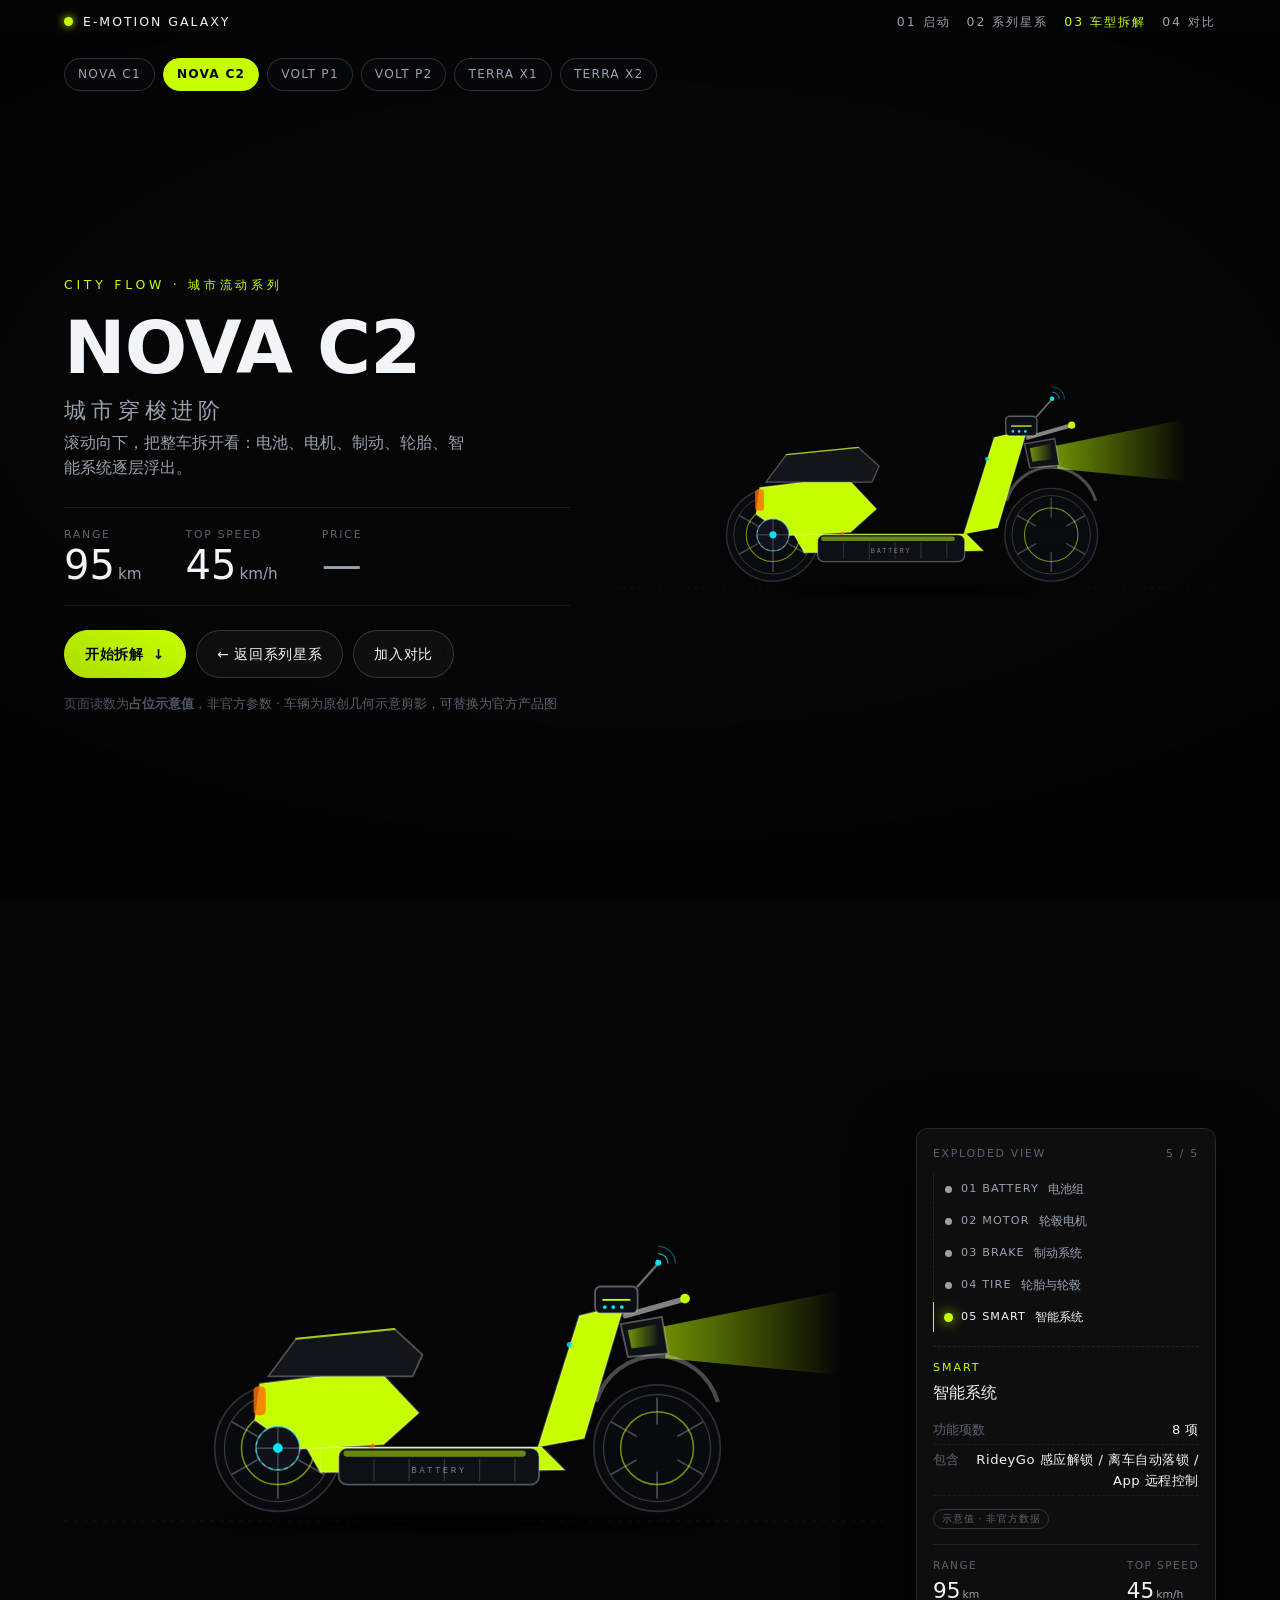
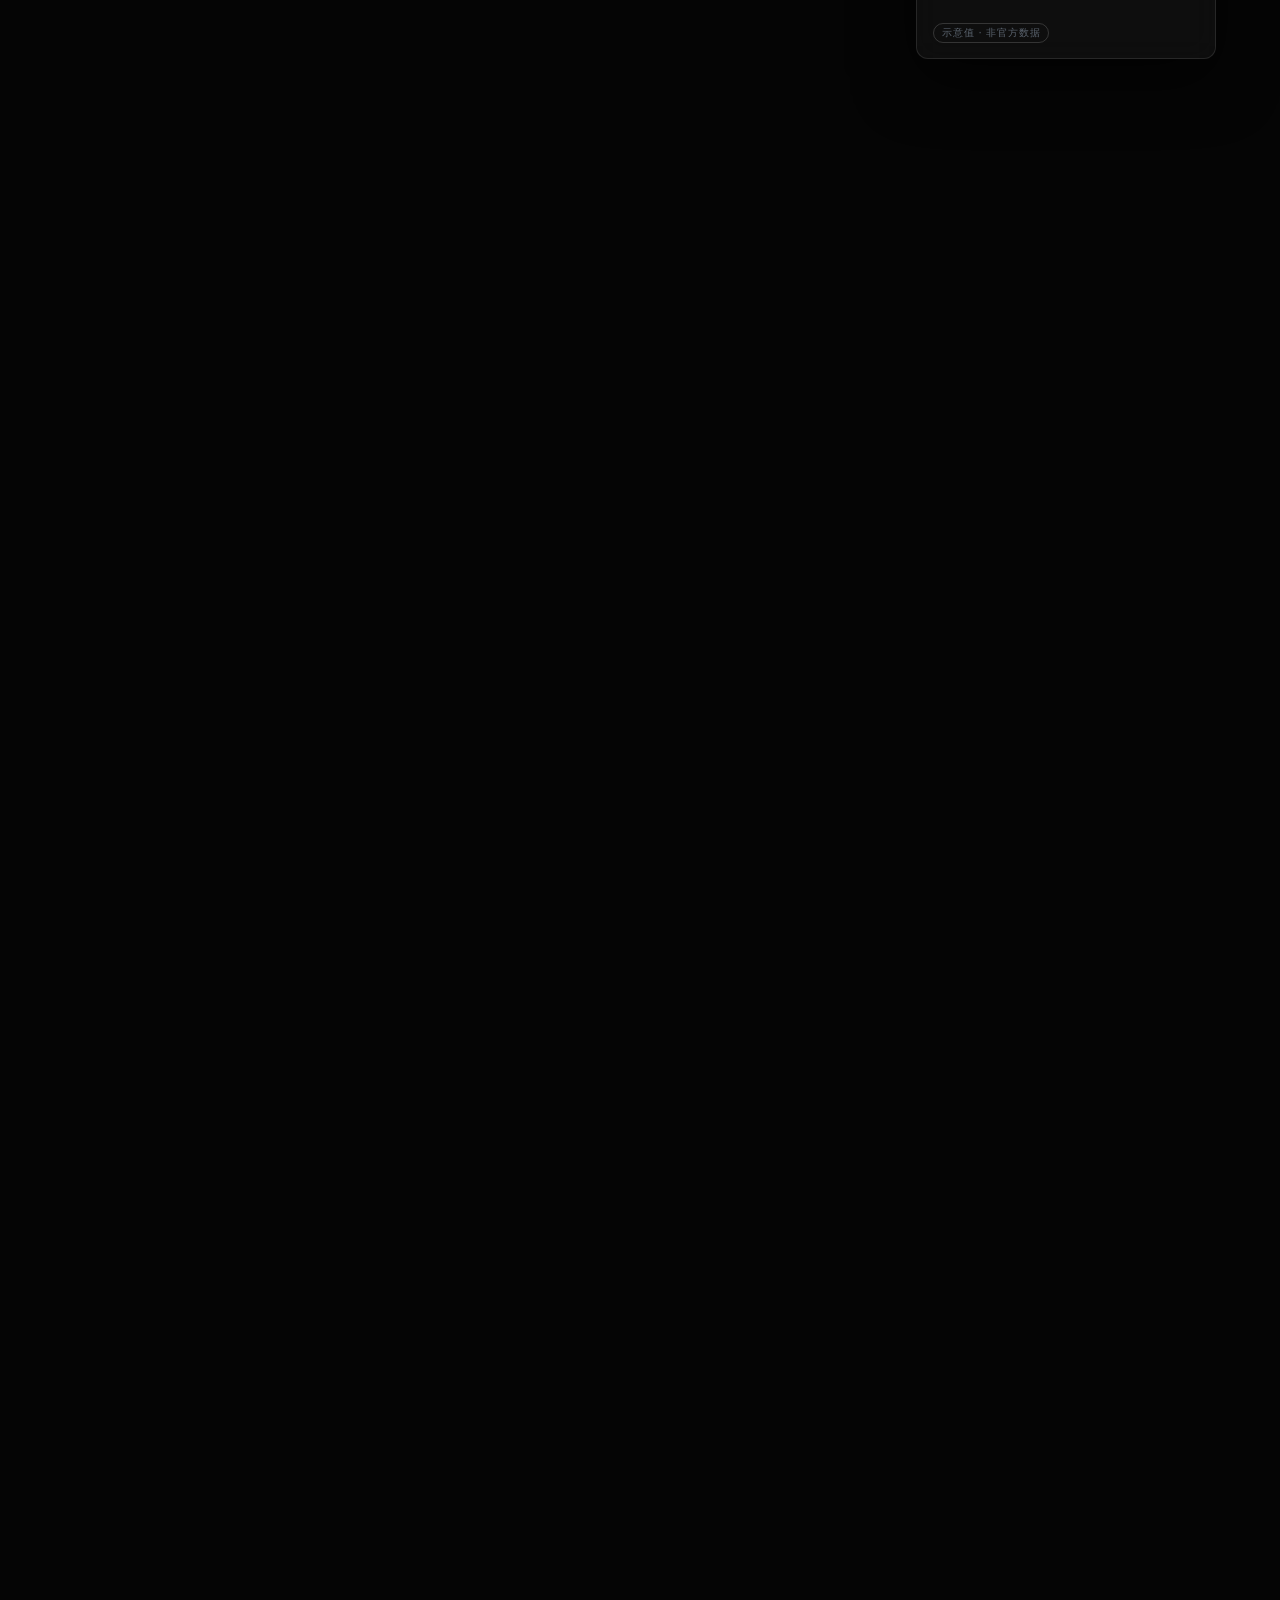
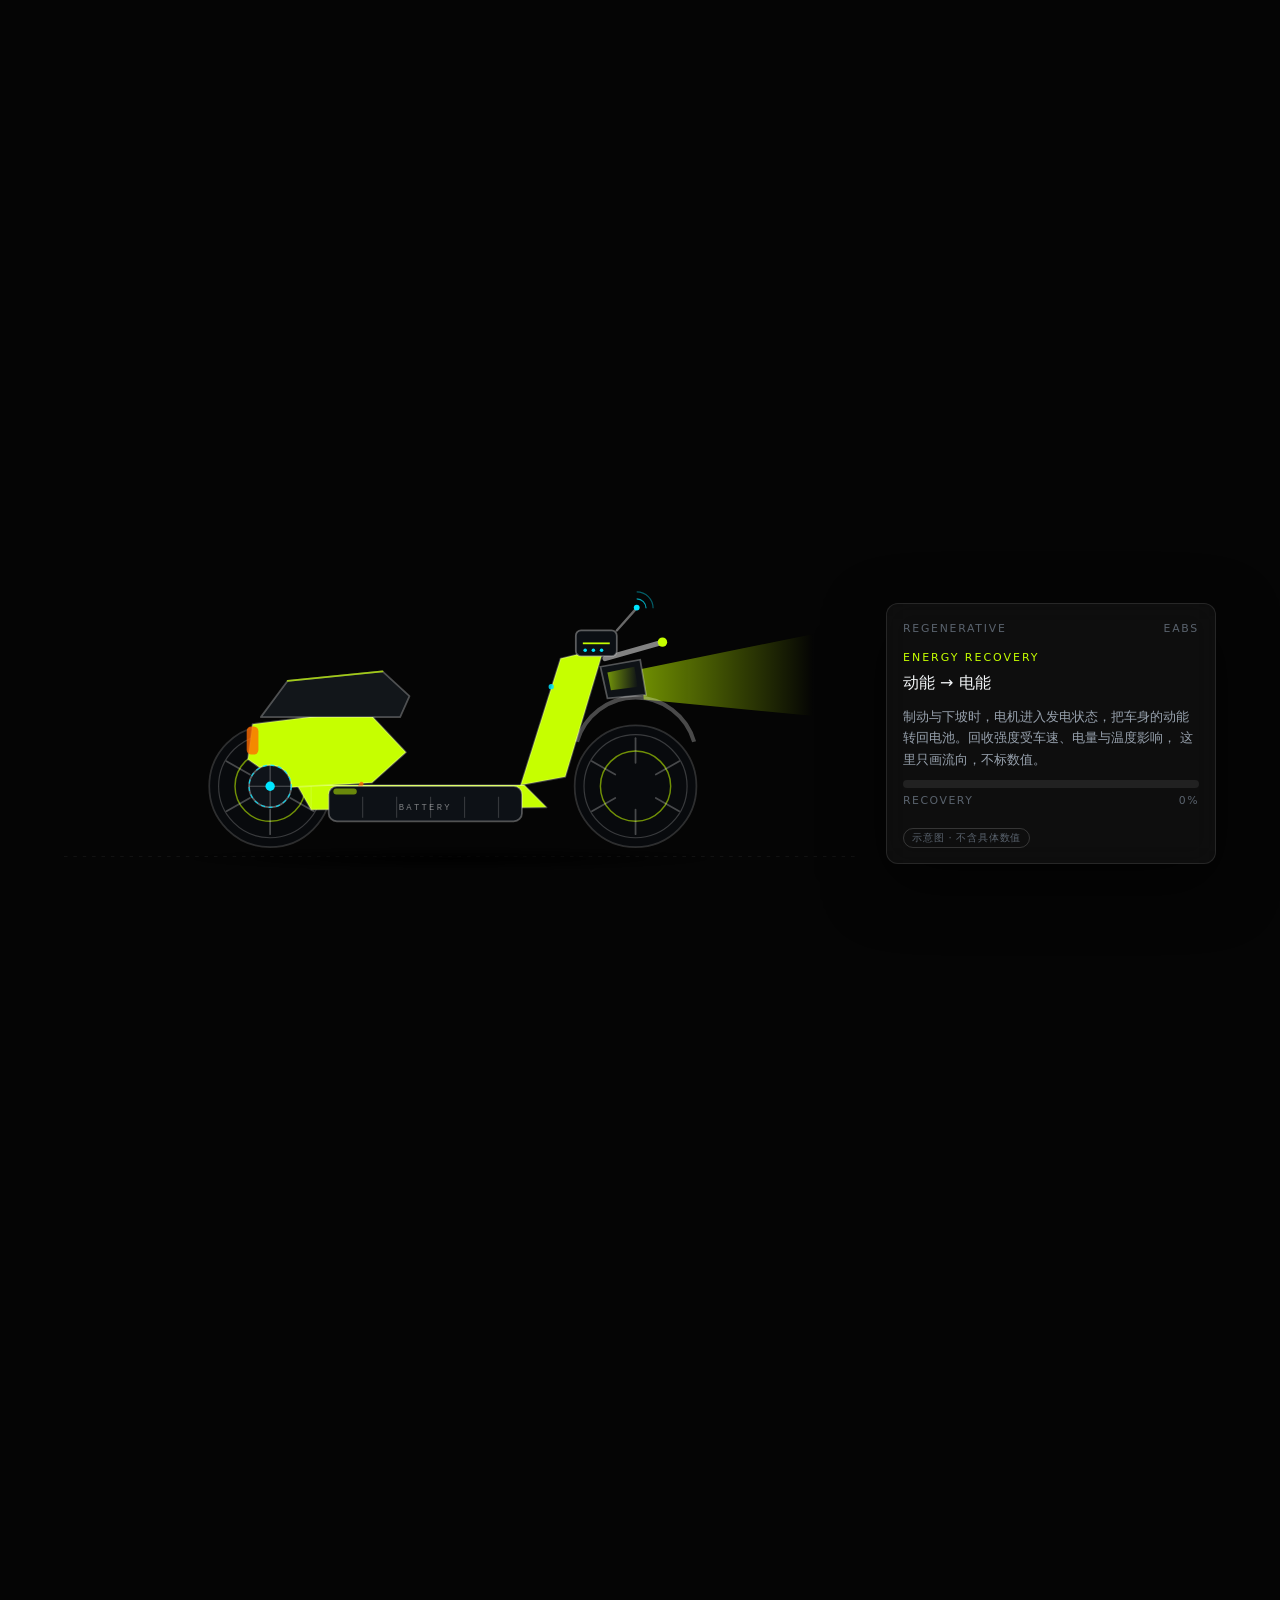
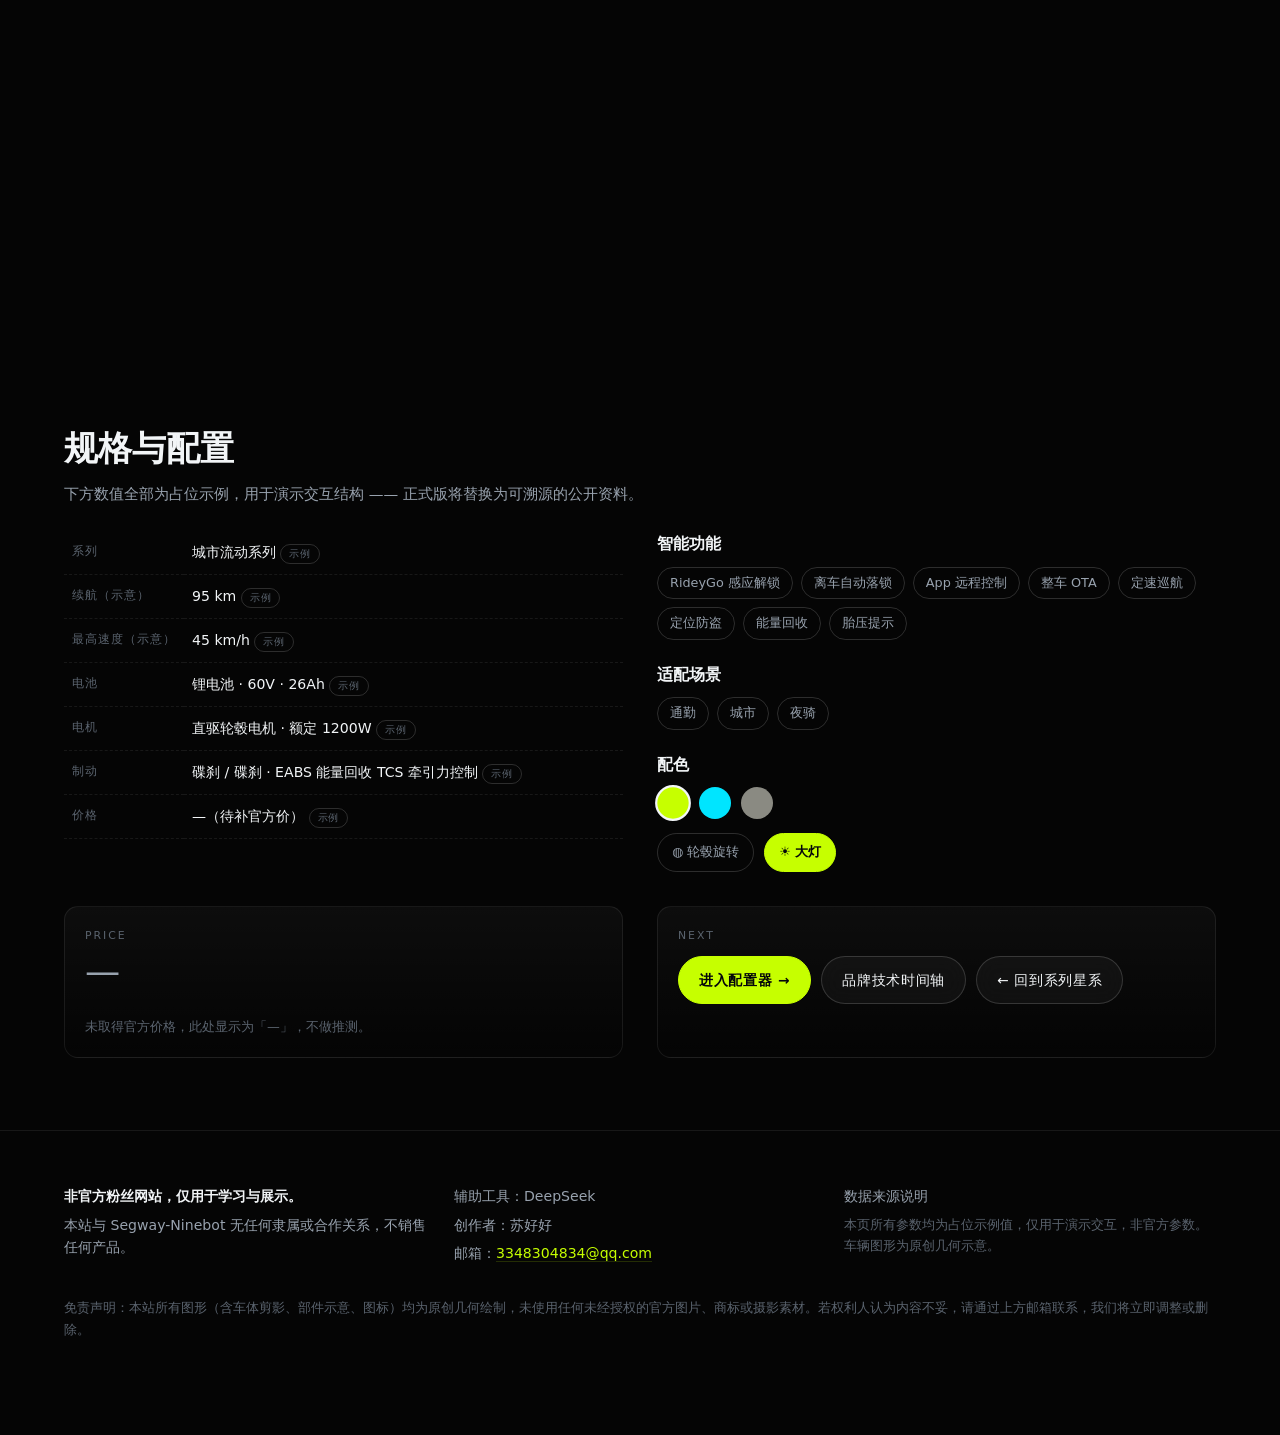
<file: 03-model.html>
<!DOCTYPE html>
<html lang="zh-CN" class="is-night">
<head>
<meta charset="utf-8">
<meta name="viewport" content="width=device-width,initial-scale=1,viewport-fit=cover">
<title>车型详情 · 爆炸拆解｜九号电流宇宙（非官方）</title>
<meta name="description" content="滚动触发爆炸拆解：电池 / 电机 / 制动 / 轮胎 / 智能系统逐层浮出，部件连线、参数浮出、能量回收可视化。非官方粉丝网站。">
<style>
:root{
  --bg:#050505; --bg2:#0A0A0A; --panel:#0E1013;
  --line:rgba(255,255,255,.08); --line2:rgba(255,255,255,.16);
  --hi:#F2F5F7; --mid:#98A2AE; --lo:#5A636E;
  --volt:#C6FF00; --arc:#00E5FF; --heat:#FF6B00;
  --accent:#C6FF00; --accent-dim:rgba(198,255,0,.16);
  --glass:rgba(255,255,255,.04); --glassbrd:rgba(255,255,255,.10);
  --font-d:"Orbitron","Space Grotesk","Noto Sans SC","PingFang SC",system-ui,sans-serif;
  --font-u:"Space Grotesk","Noto Sans SC","PingFang SC",system-ui,sans-serif;
  --font-m:ui-monospace,"SFMono-Regular",monospace;
  --px:clamp(20px,5vw,88px); --maxw:1440px;
  --dur-2:240ms; --dur-3:420ms; --dur-4:720ms;
  --ease-out:cubic-bezier(.22,.61,.36,1); --ease-spring:cubic-bezier(.34,1.36,.44,1);
  --body:#1A1F26;
  --v-eco:0;
}
*{box-sizing:border-box}
html,body{margin:0;padding:0}
html{scroll-behavior:smooth;-webkit-text-size-adjust:100%}
body{background:var(--bg);color:var(--hi);font-family:var(--font-u);line-height:1.6;
  -webkit-font-smoothing:antialiased;overflow-x:hidden}
::selection{background:var(--accent);color:#04060a}
a{color:inherit;text-decoration:none}
button{font:inherit;color:inherit;background:none;border:0;cursor:pointer}
:focus-visible{outline:2px solid var(--accent);outline-offset:3px;border-radius:4px}
.sr{position:absolute;width:1px;height:1px;overflow:hidden;clip:rect(0 0 0 0);white-space:nowrap}
.caps{font-family:var(--font-d);text-transform:uppercase;letter-spacing:.18em}
.num{font-family:var(--font-d);font-variant-numeric:tabular-nums}
.scan{position:fixed;inset:0;pointer-events:none;z-index:60;opacity:.4;mix-blend-mode:overlay;
  background:repeating-linear-gradient(180deg,rgba(255,255,255,.028) 0 1px,transparent 1px 3px)}
.vig{position:fixed;inset:0;pointer-events:none;z-index:1;
  background:radial-gradient(120% 85% at 50% 45%,transparent 42%,rgba(0,0,0,.8) 100%)}

/* ---------- nav ---------- */
header.hudbar{position:fixed;top:0;left:0;right:0;z-index:40;display:flex;gap:14px;align-items:center;
  justify-content:space-between;padding:12px var(--px);font-size:.78rem;letter-spacing:.16em;text-transform:uppercase;
  background:linear-gradient(180deg,rgba(5,5,5,.92),rgba(5,5,5,0))}
.brand{display:flex;align-items:center;gap:10px;font-family:var(--font-d)}
.brand .dot{width:9px;height:9px;border-radius:50%;background:var(--accent);box-shadow:0 0 10px var(--accent);
  animation:pulse 2.2s var(--ease-out) infinite}
@keyframes pulse{0%,100%{opacity:1}50%{opacity:.4}}
.hudbar nav{display:flex;gap:16px;color:var(--mid);flex-wrap:wrap}
.hudbar nav a:hover,.hudbar nav a[aria-current]{color:var(--accent)}
.mdlbar{position:fixed;z-index:39;left:0;right:0;top:52px;display:flex;gap:8px;overflow-x:auto;
  padding:6px var(--px) 10px;scrollbar-width:none}
.mdlbar::-webkit-scrollbar{display:none}
.pill{flex:0 0 auto;border:1px solid var(--line2);border-radius:999px;padding:6px 13px;font-size:.76rem;
  letter-spacing:.1em;color:var(--mid);background:rgba(8,10,13,.6);backdrop-filter:blur(8px);
  transition:all var(--dur-2) var(--ease-out)}
.pill:hover{color:var(--hi);border-color:var(--hi)}
.pill[aria-pressed="true"]{background:var(--accent);border-color:var(--accent);color:#04060a;font-weight:700}

/* ---------- 首屏 ---------- */
#intro{position:relative;min-height:100svh;display:grid;align-items:center;
  padding:clamp(110px,18vh,190px) var(--px) clamp(40px,8vh,90px);
  grid-template-columns:minmax(0,.92fr) minmax(0,1.08fr);gap:clamp(20px,4vw,56px);
  max-width:var(--maxw);margin:0 auto}
.kicker{color:var(--accent);font-size:.78rem;letter-spacing:.3em;font-family:var(--font-d)}
h1{font-family:var(--font-d);font-size:clamp(2.2rem,6vw,4.6rem);line-height:1;margin:.22em 0 .1em;letter-spacing:-.01em}
h1 small{display:block;font-size:.3em;letter-spacing:.22em;color:var(--mid);margin-top:.7em;font-weight:400}
.subline{color:var(--mid);margin:0 0 22px;max-width:40ch}
.metrics{display:flex;gap:clamp(16px,4vw,44px);flex-wrap:wrap;margin:26px 0 24px;
  border-top:1px solid var(--line);border-bottom:1px solid var(--line);padding:18px 0}
.metric .k{font-size:.68rem;letter-spacing:.16em;color:var(--lo);text-transform:uppercase}
.metric .v{font-family:var(--font-d);font-size:clamp(1.5rem,3.4vw,2.5rem);font-variant-numeric:tabular-nums;line-height:1.1}
.metric .v small{font-size:.38em;color:var(--mid);margin-left:3px}
.metric .v.na{color:var(--mid)}
.cta{display:flex;gap:10px;flex-wrap:wrap}
.btn{display:inline-flex;align-items:center;gap:9px;padding:12px 20px;border-radius:999px;
  border:1px solid var(--line2);background:var(--glass);backdrop-filter:blur(10px);font-size:.86rem;
  letter-spacing:.05em;transition:all var(--dur-2) var(--ease-out)}
.btn:hover{border-color:var(--accent);transform:translateY(-2px)}
.btn.pri{background:var(--accent);color:#04060a;border-color:var(--accent);font-weight:700}
.badge{display:inline-block;border:1px solid var(--line2);border-radius:999px;padding:1px 8px;
  font-size:10px;letter-spacing:.08em;color:var(--lo);white-space:nowrap}
.note{color:var(--lo);font-size:.8rem;margin:16px 0 0}

/* ---------- 车辆舞台 ---------- */
/* 宽高比必须严格等于 SVG 的 1200:800 —— 否则 preserveAspectRatio 会加信箱留白，
   绝对定位的 chip 百分比就会和 viewBox 坐标错位。故用宽度上限（而非 max-height）约束尺寸。 */
.vstage{position:relative;aspect-ratio:1360/900;width:min(100%,calc(70svh * 1.511));margin:0 auto}
.vstage svg{position:absolute;inset:0;width:100%;height:100%;overflow:visible}
.spin{transform-box:fill-box;transform-origin:center}
body.rolling .spin{animation:spin 1.5s linear infinite}
@keyframes spin{to{transform:rotate(360deg)}}
.beamfx{opacity:0;transition:opacity var(--dur-4)}
body.lights .beamfx{opacity:1}
#intro .vstage{transform:scale(1.02)}

/* ---------- 拆解区 ---------- */
#explode{position:relative}
.stick{position:sticky;top:0;height:100svh;display:grid;grid-template-columns:minmax(0,1fr) minmax(240px,300px);
  gap:clamp(12px,2vw,32px);align-items:center;padding:clamp(88px,13vh,140px) var(--px) 30px;
  max-width:var(--maxw);margin:0 auto;width:100%}
.stick .left{position:relative}
/* 爆炸图徽章：SVG 内绘制，随画面等比缩放，不存在标签重叠问题 */
.badge-g circle{fill:rgba(6,8,11,.86);stroke:rgba(255,255,255,.35);stroke-width:2;transition:all var(--dur-3)}
.badge-g text{font-family:var(--font-d);font-size:17px;letter-spacing:.06em;fill:var(--hi);transition:fill var(--dur-3)}
.badge-g.bact circle{stroke:var(--accent);fill:rgba(198,255,0,.14);stroke-width:2.5}
.badge-g.bact text{fill:var(--accent)}
.badge-g .tick{stroke:rgba(255,255,255,.35);stroke-width:2;transition:stroke var(--dur-3)}
.badge-g.bact .tick{stroke:var(--accent)}

/* ---------- HUD ---------- */
.hudpanel{border:1px solid var(--glassbrd);border-radius:12px;background:var(--glass);
  backdrop-filter:blur(14px);padding:16px 16px 14px;box-shadow:0 20px 60px rgba(0,0,0,.6)}
.hudpanel .hh{display:flex;justify-content:space-between;align-items:baseline;
  font-size:.68rem;letter-spacing:.16em;color:var(--lo);text-transform:uppercase;margin-bottom:12px}
.rail{display:flex;flex-direction:column;gap:2px;margin-bottom:14px}
.railrow{display:flex;align-items:center;gap:9px;padding:5px 0;color:var(--lo);font-size:.78rem;
  border-left:1px solid var(--line);padding-left:11px;transition:all var(--dur-3)}
.railrow i{width:7px;height:7px;border-radius:50%;background:var(--line2);flex:0 0 auto;transition:all var(--dur-3)}
.railrow b{font-family:var(--font-d);letter-spacing:.1em;font-size:.7rem;font-weight:500}
.railrow.done{color:var(--mid)}
.railrow.done i{background:var(--mid)}
.railrow.act{color:var(--hi);border-left-color:var(--accent)}
.railrow.act i{background:var(--accent);box-shadow:0 0 10px var(--accent);transform:scale(1.3)}
.spec{border-top:1px dashed var(--line);padding-top:12px;min-height:132px}
.spec .sk{font-family:var(--font-d);font-size:11px;letter-spacing:.18em;color:var(--accent)}
.spec .sc{font-size:1rem;margin:3px 0 10px}
.specrow{display:flex;justify-content:space-between;gap:10px;font-size:.82rem;padding:4px 0;
  border-bottom:1px dashed rgba(255,255,255,.06)}
.specrow .k{color:var(--lo);white-space:nowrap}
.specrow .v{text-align:right;font-family:var(--font-d);letter-spacing:.04em}
.fadein{animation:fin .45s var(--ease-out) both}
@keyframes fin{from{opacity:0;transform:translateY(6px)}to{opacity:1;transform:none}}
.hudfoot{margin-top:14px;border-top:1px solid var(--line);padding-top:12px;display:flex;
  justify-content:space-between;align-items:center;gap:8px}
.hudfoot .big{font-family:var(--font-d);font-size:1.35rem;font-variant-numeric:tabular-nums}
.hudfoot .big small{font-size:.5em;color:var(--mid);margin-left:2px}
.rail2{position:absolute;left:0;top:0;bottom:0;width:3px;background:rgba(255,255,255,.07);border-radius:3px;overflow:hidden}
.rail2 i{position:absolute;left:0;top:0;width:100%;height:0%;background:linear-gradient(180deg,var(--arc),var(--volt))}
.stick .left{position:relative}
.scrollhint{position:absolute;left:50%;bottom:-6px;transform:translateX(-50%);font-size:.7rem;
  letter-spacing:.16em;color:var(--lo);font-family:var(--font-d);text-transform:uppercase;white-space:nowrap}
.scrollhint i{display:inline-block;animation:dn 1.6s ease-in-out infinite}
@keyframes dn{0%,100%{transform:translateY(0);opacity:.5}50%{transform:translateY(5px);opacity:1}}

/* ---------- 能量回收 ---------- */
#recover{position:relative}
.recgrid{position:sticky;top:0;height:100svh;display:grid;grid-template-columns:minmax(0,1fr) minmax(240px,330px);
  gap:clamp(12px,2vw,32px);align-items:center;padding:clamp(88px,13vh,140px) var(--px) 30px;
  max-width:var(--maxw);margin:0 auto;width:100%}
.ecobar{height:8px;border-radius:8px;background:rgba(255,255,255,.08);overflow:hidden;margin:10px 0 4px}
.ecobar i{display:block;height:100%;width:0%;background:linear-gradient(90deg,var(--heat),var(--volt));
  box-shadow:0 0 16px rgba(255,107,0,.5)}
.ecolab{display:flex;justify-content:space-between;font-size:.68rem;letter-spacing:.14em;color:var(--lo)}

/* ---------- 规格 / 入口 ---------- */
section.plain{position:relative;z-index:2;padding:clamp(40px,8vh,90px) var(--px);max-width:var(--maxw);margin:0 auto}
h2{font-family:var(--font-d);font-size:clamp(1.3rem,3vw,2.1rem);margin:0 0 6px}
p.sub{color:var(--mid);margin:0 0 26px;font-size:.92rem}
table.spec-t{width:100%;border-collapse:collapse;font-size:.88rem}
table.spec-t td{padding:10px 8px;border-bottom:1px dashed var(--line);vertical-align:top}
table.spec-t td.k{color:var(--lo);width:1%;white-space:nowrap;font-family:var(--font-d);font-size:.78rem;letter-spacing:.08em}
.chips{display:flex;gap:8px;flex-wrap:wrap}
.chip{border:1px solid var(--line2);border-radius:999px;padding:5px 12px;font-size:.8rem;color:var(--mid)}
.grid2{display:grid;gap:clamp(16px,3vw,34px);grid-template-columns:repeat(auto-fit,minmax(280px,1fr))}
.sw{display:flex;gap:10px;align-items:center;margin-top:10px;flex-wrap:wrap}
.swbtn{width:32px;height:32px;border-radius:50%;border:2px solid transparent;transition:all var(--dur-2)}
.swbtn[aria-pressed="true"]{border-color:var(--hi);transform:scale(1.12)}
.tog{border:1px solid var(--line2);border-radius:999px;padding:8px 14px;font-size:.8rem;color:var(--mid);
  transition:all var(--dur-2)}
.tog[aria-pressed="true"]{background:var(--accent);color:#04060a;border-color:var(--accent);font-weight:700}
.pricebox{border:1px solid var(--line);border-radius:14px;padding:20px;background:linear-gradient(180deg,rgba(255,255,255,.035),transparent)}
.pricebox .p{font-family:var(--font-d);font-size:clamp(1.5rem,3vw,2.2rem)}
.pricebox .p.na{color:var(--mid)}
footer.site{border-top:1px solid var(--line);padding:clamp(34px,6vh,64px) var(--px) calc(var(--px) + 30px);
  color:var(--mid);font-size:.88rem;position:relative;z-index:2}
footer.site .fgrid{max-width:var(--maxw);margin:0 auto;display:grid;gap:18px;grid-template-columns:repeat(auto-fit,minmax(220px,1fr))}
footer.site p{margin:0 0 6px}
footer.site strong{color:var(--hi)}
footer.site a.mail{color:var(--accent);border-bottom:1px solid var(--accent-dim)}
footer.site .legal{margin:26px auto 0;max-width:var(--maxw);color:var(--lo);font-size:.8rem;line-height:1.75}

@media (max-width:960px){
  #intro{grid-template-columns:1fr;padding-top:clamp(120px,20vh,160px)}
  #intro .vstage{order:-1;max-height:56svh}
  .stick,.recgrid{grid-template-columns:1fr;gap:10px;padding-top:clamp(104px,16vh,150px);align-content:start}
  .hudpanel{padding:12px 14px}
  .spec{min-height:0}
  .hudbar nav{display:none}
  .vstage{max-height:44svh}
  .badge-g text{font-size:19px}
}
@media (prefers-reduced-motion:reduce){
  html{scroll-behavior:auto}
  *,*::before,*::after{animation-duration:.001ms!important;animation-iteration-count:1!important;transition-duration:.001ms!important}
  .scan{display:none}
  body.rolling .spin{animation:none}
}
</style>
</head>
<body>

<div class="vig" aria-hidden="true"></div>
<div class="scan" aria-hidden="true"></div>

<header class="hudbar">
  <div class="brand"><span class="dot" aria-hidden="true"></span> E-MOTION GALAXY</div>
  <nav aria-label="站点小节">
    <a href="01-hero.html">01 启动</a>
    <a href="02-galaxy.html">02 系列星系</a>
    <a href="03-model.html" aria-current="page">03 车型拆解</a>
    <a href="04a-compare.html">04 对比</a>
  </nav>
</header>
<div class="mdlbar" id="mdlbar" role="group" aria-label="切换车型"></div>

<main>
<!-- ================= 首屏 ================= -->
<section id="intro" aria-labelledby="mTitle">
  <div>
    <div class="kicker" id="mSeries">CITY FLOW · 城市流动系列</div>
    <h1 id="mTitle">NOVA C2<small id="mSub">城市穿梭进阶</small></h1>
    <p class="subline" id="mDesc">滚动向下，把整车拆开看：电池、电机、制动、轮胎、智能系统逐层浮出。</p>
    <div class="metrics">
      <div class="metric"><div class="k caps">Range</div><div class="v"><span id="kRange">0</span><small>km</small></div></div>
      <div class="metric"><div class="k caps">Top Speed</div><div class="v"><span id="kSpeed">0</span><small>km/h</small></div></div>
      <div class="metric"><div class="k caps">Price</div><div class="v na" id="kPrice">—</div></div>
    </div>
    <div class="cta">
      <a class="btn pri" href="#explode">开始拆解 <span aria-hidden="true">↓</span></a>
      <a class="btn" href="02-galaxy.html">← 返回系列星系</a>
      <a class="btn" href="04a-compare.html" id="lnCompare">加入对比</a>
    </div>
    <p class="note">页面读数为<b>占位示意值</b>，非官方参数 · 车辆为原创几何示意剪影，可替换为官方产品图</p>
  </div>
  <div class="vstage" id="stageA"></div>
</section>

<!-- ================= 拆解 ================= -->
<section id="explode" style="height:460vh" aria-label="爆炸拆解动画">
  <div class="stick">
    <div class="left">
      <div class="vstage" id="stageB"></div>
    </div>
    <aside class="hudpanel" aria-live="polite">
      <div class="hh"><span>Exploded View</span><span id="hudStep">0 / 5</span></div>
      <div class="rail" id="rail"></div>
      <div class="spec" id="spec"></div>
      <div class="hudfoot">
        <div><div class="k" style="font-size:.66rem;letter-spacing:.14em;color:var(--lo)">RANGE</div>
          <div class="big"><span id="hRange">0</span><small>km</small></div></div>
        <div><div class="k" style="font-size:.66rem;letter-spacing:.14em;color:var(--lo)">TOP SPEED</div>
          <div class="big"><span id="hSpeed">0</span><small>km/h</small></div></div>
      </div>
      <div style="margin-top:10px"><span class="badge">示意值 · 非官方数据</span></div>
    </aside>
  </div>
</section>

<!-- ================= 能量回收 ================= -->
<section id="recover" style="height:190vh" aria-label="能量回收可视化">
  <div class="recgrid">
    <div class="left"><div class="vstage" id="stageC"></div></div>
    <aside class="hudpanel">
      <div class="hh"><span>Regenerative</span><span>EABS</span></div>
      <div class="spec" style="border-top:0;padding-top:0">
        <div class="sk">ENERGY RECOVERY</div>
        <div class="sc">动能 → 电能</div>
        <div style="color:var(--mid);font-size:.84rem">
          制动与下坡时，电机进入发电状态，把车身的动能转回电池。回收强度受车速、电量与温度影响，
          这里只画流向，不标数值。
        </div>
        <div class="ecobar"><i id="ecoFill"></i></div>
        <div class="ecolab"><span>RECOVERY</span><span id="ecoTxt">0%</span></div>
      </div>
      <div style="margin-top:14px"><span class="badge">示意图 · 不含具体数值</span></div>
    </aside>
  </div>
</section>

<!-- ================= 规格 / 入口 ================= -->
<section class="plain" aria-labelledby="sTitle">
  <h2 id="sTitle">规格与配置</h2>
  <p class="sub">下方数值全部为占位示例，用于演示交互结构 —— 正式版将替换为可溯源的公开资料。</p>
  <div class="grid2">
    <div>
      <table class="spec-t" id="specTable"></table>
    </div>
    <div>
      <h3 style="font-size:1rem;margin:0 0 10px">智能功能</h3>
      <div class="chips" id="feat"></div>
      <h3 style="font-size:1rem;margin:22px 0 10px">适配场景</h3>
      <div class="chips" id="sceneChips"></div>
      <h3 style="font-size:1rem;margin:22px 0 10px">配色</h3>
      <div class="sw" id="swatches"></div>
      <div class="sw" style="margin-top:14px">
        <button class="tog" id="btnWheel" aria-pressed="false">◍ 轮毂旋转</button>
        <button class="tog" id="btnLight" aria-pressed="true">☀ 大灯</button>
      </div>
    </div>
  </div>
  <div class="grid2" style="margin-top:34px">
    <div class="pricebox">
      <div class="k caps" style="font-size:.68rem;color:var(--lo)">Price</div>
      <div class="p na" id="pPrice">—</div>
      <div class="note" id="pNote">未取得官方价格，此处显示为「—」，不做推测。</div>
    </div>
    <div class="pricebox">
      <div class="k caps" style="font-size:.68rem;color:var(--lo)">Next</div>
      <div style="display:flex;gap:10px;flex-wrap:wrap;margin-top:12px">
        <a class="btn pri" href="04b-configurator.html" id="lnConfig">进入配置器 →</a>
        <a class="btn" href="04c-timeline.html">品牌技术时间轴</a>
        <a class="btn" href="02-galaxy.html">← 回到系列星系</a>
      </div>
    </div>
  </div>
</section>
</main>

<footer class="site">
  <div class="fgrid">
    <div>
      <p><strong>非官方粉丝网站，仅用于学习与展示。</strong></p>
      <p>本站与 Segway-Ninebot 无任何隶属或合作关系，不销售任何产品。</p>
    </div>
    <div>
      <p>辅助工具：DeepSeek</p>
      <p>创作者：苏好好</p>
      <p>邮箱：<a class="mail" href="mailto:3348304834@qq.com">3348304834@qq.com</a></p>
    </div>
    <div>
      <p>数据来源说明</p>
      <p style="color:var(--lo);font-size:.82rem">本页所有参数均为占位示例值，仅用于演示交互，非官方参数。车辆图形为原创几何示意。</p>
    </div>
  </div>
  <p class="legal">免责声明：本站所有图形（含车体剪影、部件示意、图标）均为原创几何绘制，未使用任何未经授权的官方图片、商标或摄影素材。若权利人认为内容不妥，请通过上方邮箱联系，我们将立即调整或删除。</p>
</footer>

<!-- ================= 车辆模板（三份实例由此生成） ================= -->
<template id="tplvs">
<svg viewBox="-80 -40 1360 900" role="img" aria-label="车型几何示意剪影（爆炸拆解用）">
  <defs>
    <linearGradient id="gBody" x1="0" y1="0" x2="0" y2="1">
      <stop offset="0" stop-color="#2A323C"/><stop offset=".5" stop-color="#161B21"/><stop offset="1" stop-color="#0A0D11"/>
    </linearGradient>
    <radialGradient id="gShadow" cx=".5" cy=".5" r=".5">
      <stop offset="0" stop-color="rgba(0,0,0,.85)"/><stop offset="1" stop-color="rgba(0,0,0,0)"/>
    </radialGradient>
    <linearGradient id="gBeam" x1="0" y1="0" x2="1" y2="0">
      <stop offset="0" stop-color="rgba(198,255,0,.55)"/><stop offset="1" stop-color="rgba(198,255,0,0)"/>
    </linearGradient>
    <clipPath id="clipSwap"><rect data-role="swapRect" x="-1400" y="-40" width="1400" height="900" style="transition:transform .62s cubic-bezier(.22,.61,.36,1)"/></clipPath>
  </defs>

  <!-- 地面 -->
  <line x1="-80" y1="620" x2="1280" y2="620" stroke="rgba(255,255,255,.10)" stroke-dasharray="6 10"/>
  <ellipse cx="580" cy="624" rx="440" ry="20" fill="url(#gShadow)"/>

  <!-- 大灯光束 -->
  <g class="beamfx"><path d="M906 300 L1200 240 L1200 380 L910 352 Z" fill="url(#gBeam)"/></g>

  <!-- 后轮（固定：轮辋 + 胎） -->
  <g>
    <circle cx="272" cy="500" r="104" fill="#080A0D" stroke="rgba(255,255,255,.16)" stroke-width="3"/>
    <circle cx="272" cy="500" r="88" fill="none" stroke="rgba(255,255,255,.20)" stroke-width="2"/>
    <g class="spin">
      <circle cx="272" cy="500" r="60" fill="none" stroke="rgba(198,255,0,.55)" stroke-width="2.5"/>
      <g stroke="rgba(255,255,255,.26)" stroke-width="3" stroke-linecap="round">
        <line x1="272" y1="460" x2="272" y2="418"/><line x1="306.6" y1="480" x2="346.5" y2="457.4"/>
        <line x1="306.6" y1="520" x2="346.5" y2="542.6"/><line x1="272" y1="540" x2="272" y2="582"/>
        <line x1="237.4" y1="520" x2="197.5" y2="542.6"/><line x1="237.4" y1="480" x2="197.5" y2="457.4"/>
      </g>
    </g>
  </g>

  <!-- 车体（可换色，双层用于液态擦除） -->
  <g data-role="bodyOld">
    <path data-role="bodyp" d="M318 498 L706 498 L744 536 L342 540 Z" fill="var(--body)" stroke="rgba(255,255,255,.24)" stroke-width="3" stroke-linejoin="round"/>
    <path data-role="bodyp" d="M242 394 L436 370 L504 442 L446 494 L302 502 L234 454 Z" fill="var(--body)" stroke="rgba(255,255,255,.26)" stroke-width="3" stroke-linejoin="round"/>
    <path data-role="bodyp" d="M700 498 L776 484 L842 264 L768 282 Z" fill="var(--body)" stroke="rgba(255,255,255,.26)" stroke-width="3" stroke-linejoin="round"/>
  </g>
  <g data-role="bodyNew" clip-path="url(#clipSwap)">
    <path d="M318 498 L706 498 L744 536 L342 540 Z" fill="var(--body2)" stroke="rgba(255,255,255,.24)" stroke-width="3" stroke-linejoin="round"/>
    <path d="M242 394 L436 370 L504 442 L446 494 L302 502 L234 454 Z" fill="var(--body2)" stroke="rgba(255,255,255,.26)" stroke-width="3" stroke-linejoin="round"/>
    <path d="M700 498 L776 484 L842 264 L768 282 Z" fill="var(--body2)" stroke="rgba(255,255,255,.26)" stroke-width="3" stroke-linejoin="round"/>
  </g>

  <!-- 固定件：座垫 / 车把 / 尾灯 / 减震 -->
  <g>
    <path d="M256 382 L302 320 L464 304 L510 346 L494 382 Z" fill="#12161A" stroke="rgba(255,255,255,.28)" stroke-width="3" stroke-linejoin="round"/>
    <path d="M302 320 L464 304" stroke="rgba(198,255,0,.7)" stroke-width="3" stroke-linecap="round"/>
    <path d="M844 282 L936 256" stroke="rgba(255,255,255,.5)" stroke-width="9" stroke-linecap="round"/>
    <circle cx="942" cy="254" r="8" fill="#C6FF00"/>
    <rect x="232" y="398" width="20" height="48" rx="8" fill="#FF6B00" opacity=".8"/>
    <path d="M428 496 L398 552" stroke="#FF6B00" stroke-width="7" stroke-linecap="round" opacity=".8"/>
    <path d="M342 540 L342 500" stroke="rgba(255,255,255,.15)" stroke-width="2"/>
  </g>

  <!-- 大灯 -->
  <g><path d="M836 296 L904 284 L914 344 L848 350 Z" fill="#0E1216" stroke="rgba(255,255,255,.3)" stroke-width="3"/>
     <path d="M848 306 L894 296 L900 330 L854 336 Z" fill="url(#gBeam)" class="beamfx"/></g>

  <!-- ▲ 部件：电池 -->
  <g class="part" data-part="battery">
    <rect x="372" y="500" width="330" height="60" rx="14" fill="#0D1116" stroke="rgba(255,255,255,.3)" stroke-width="3"/>
    <rect data-role="cell" x="380" y="504" width="300" height="10" rx="5" fill="#C6FF00" opacity=".5"/>
    <g stroke="rgba(255,255,255,.16)" stroke-width="2">
      <line x1="430" y1="518" x2="430" y2="554"/><line x1="488" y1="518" x2="488" y2="554"/>
      <line x1="546" y1="518" x2="546" y2="554"/><line x1="604" y1="518" x2="604" y2="554"/>
      <line x1="662" y1="518" x2="662" y2="554"/>
    </g>
    <text x="537" y="541" text-anchor="middle" font-family="ui-monospace,monospace" font-size="15"
          letter-spacing="4" fill="rgba(255,255,255,.45)">BATTERY</text>
  </g>

  <!-- ▲ 部件：电机（后轮毂） -->
  <g class="part" data-part="motor">
    <circle cx="272" cy="500" r="36" fill="#0F1319" stroke="rgba(255,255,255,.35)" stroke-width="3"/>
    <circle cx="272" cy="500" r="36" fill="none" stroke="#00E5FF" stroke-width="2" stroke-dasharray="7 6" opacity=".85"/>
    <g stroke="rgba(255,255,255,.28)" stroke-width="2">
      <line x1="272" y1="464" x2="272" y2="536"/><line x1="236" y1="500" x2="308" y2="500"/>
    </g>
    <circle cx="272" cy="500" r="8" fill="#00E5FF"/>
  </g>

  <!-- ▲ 部件：制动（前盘 + 卡钳） -->
  <g class="part" data-part="brake">
    <circle cx="896" cy="500" r="58" fill="none" stroke="rgba(255,255,255,.38)" stroke-width="4" stroke-dasharray="5 5"/>
    <circle cx="896" cy="500" r="26" fill="#0E1216" stroke="rgba(255,255,255,.3)" stroke-width="3"/>
    <path d="M896 442 A58 58 0 0 1 954 500" fill="none" stroke="#FF6B00" stroke-width="8" stroke-linecap="round"/>
    <rect x="946" y="474" width="30" height="34" rx="7" fill="#FF6B00" opacity=".72"/>
  </g>

  <!-- ▲ 部件：轮胎与轮毂（前轮总成） -->
  <g class="part" data-part="tire">
    <path d="M796 424 A104 104 0 0 1 996 424" fill="none" stroke="rgba(255,255,255,.28)" stroke-width="7"/>
    <circle cx="896" cy="500" r="104" fill="#080A0D" stroke="rgba(255,255,255,.16)" stroke-width="3"/>
    <circle cx="896" cy="500" r="88" fill="none" stroke="rgba(255,255,255,.20)" stroke-width="2"/>
    <g class="spin">
      <circle cx="896" cy="500" r="60" fill="none" stroke="rgba(198,255,0,.55)" stroke-width="2.5"/>
      <g stroke="rgba(255,255,255,.26)" stroke-width="3" stroke-linecap="round">
        <line x1="896" y1="460" x2="896" y2="418"/><line x1="930.6" y1="480" x2="970.5" y2="457.4"/>
        <line x1="930.6" y1="520" x2="970.5" y2="542.6"/><line x1="896" y1="540" x2="896" y2="582"/>
        <line x1="861.4" y1="520" x2="821.5" y2="542.6"/><line x1="861.4" y1="480" x2="821.5" y2="457.4"/>
      </g>
    </g>
  </g>

  <!-- ▲ 部件：智能系统（仪表 + 天线 + 传感器） -->
  <g class="part" data-part="smart">
    <rect x="794" y="234" width="70" height="44" rx="9" fill="#0B0F14" stroke="rgba(255,255,255,.34)" stroke-width="3"/>
    <path d="M806 256 H852" stroke="#C6FF00" stroke-width="3"/>
    <circle cx="810" cy="268" r="3" fill="#00E5FF"/><circle cx="824" cy="268" r="3" fill="#00E5FF"/>
    <circle cx="838" cy="268" r="3" fill="#00E5FF"/>
    <path d="M864 234 L896 198" stroke="rgba(255,255,255,.4)" stroke-width="4" stroke-linecap="round"/>
    <circle cx="898" cy="195" r="5" fill="#00E5FF"/>
    <path d="M898 180 A16 16 0 0 1 914 196" fill="none" stroke="#00E5FF" stroke-width="2" opacity=".7"/>
    <path d="M898 168 A28 28 0 0 1 926 196" fill="none" stroke="#00E5FF" stroke-width="2" opacity=".4"/>
    <circle cx="752" cy="330" r="4.5" fill="#00E5FF" opacity=".85"/>
  </g>

  <!-- 连线（JS 注入） -->
  <g data-role="leaders"></g>
</svg>
</template>

<script>/* EMG DEBUG PROBE —— 仅当 URL 带 ?debug=1 时浮出运行时报错，默认零副作用 */
(function(){
  if(!/[?&]debug=1/.test(location.search)) return;
  var box=document.createElement('div'), n=0, buf='';
  box.style.cssText='position:fixed;left:0;right:0;bottom:0;z-index:2147483647;max-height:40vh;overflow:auto;'+
    'background:rgba(130,0,0,.94);color:#fff;font:12px/1.55 ui-monospace,SFMono-Regular,monospace;padding:8px 10px;'+
    'border-top:2px solid #ff6b00;white-space:pre-wrap';
  box.textContent='EMG DEBUG · 0 条运行时报错 ✓';
  function add(kind,msg){
    n++; buf+=kind+': '+msg+'\n';
    box.textContent='EMG DEBUG · '+n+' 条\n'+buf;
  }
  window.addEventListener('error',function(e){
    add('ERROR',(e.message||'')+' @ '+((e.filename||'').split('/').pop())+':'+e.lineno+':'+e.colno);
  });
  window.addEventListener('unhandledrejection',function(e){
    add('PROMISE',String(e.reason&&e.reason.message||e.reason));
  });
  var ce=console.error;
  console.error=function(){ add('console.error',Array.prototype.join.call(arguments,' ')); ce.apply(console,arguments); };
  var w=console.warn;
  console.warn=function(){ add('console.warn',Array.prototype.join.call(arguments,' ')); w.apply(console,arguments); };
  if(document.body) document.body.appendChild(box);
  else document.addEventListener('DOMContentLoaded',function(){ document.body.appendChild(box); });
})();
</script>
<script>
(function(){
  "use strict";
  /* ============ 数据（占位示例，可替换为官方数据） ============ */
  var MODELS=[
    {id:"nova-c1",series:"city-flow",name:"NOVA C1",sub:"轻量入门通勤",price:null,demoPrice:3199,
     range:60,speed:25,battery:{type:"锂电池",voltage:"48V",capacity:"20Ah"},
     motor:{type:"直驱轮毂电机",rated:"400W",peak:"—"},
     brake:{front:"鼓刹",rear:"鼓刹",assist:["EABS 能量回收"]},
     feat:["RideyGo 感应解锁","离车自动落锁","App 远程控制","整车 OTA","定位防盗","能量回收"],
     scenes:["通勤","城市"],colors:[{n:"雾白",h:"#EDEDED"},{n:"荧光绿",h:"#C6FF00"},{n:"石墨黑",h:"#1A1A1A"}]},
    {id:"nova-c2",series:"city-flow",name:"NOVA C2",sub:"城市穿梭进阶",price:null,demoPrice:4299,
     range:95,speed:45,battery:{type:"锂电池",voltage:"60V",capacity:"26Ah"},
     motor:{type:"直驱轮毂电机",rated:"1200W",peak:"—"},
     brake:{front:"碟刹",rear:"碟刹",assist:["EABS 能量回收","TCS 牵引力控制"]},
     feat:["RideyGo 感应解锁","离车自动落锁","App 远程控制","整车 OTA","定速巡航","定位防盗","能量回收","胎压提示"],
     scenes:["通勤","城市","夜骑"],colors:[{n:"荧光绿",h:"#C6FF00"},{n:"电光蓝",h:"#00E5FF"},{n:"沙岩灰",h:"#8A8A82"}]},
    {id:"volt-p1",series:"voltage-pro",name:"VOLT P1",sub:"性能电摩入门",price:null,demoPrice:6999,
     range:110,speed:80,battery:{type:"锂电池",voltage:"72V",capacity:"32Ah"},
     motor:{type:"直驱轮毂电机",rated:"3000W",peak:"—"},
     brake:{front:"液压碟刹",rear:"液压碟刹",assist:["EABS 能量回收","TCS 牵引力控制"]},
     feat:["RideyGo 感应解锁","整车 OTA","FOC 矢量控制","App 远程控制","定速巡航","定位防盗","能量回收","骑行数据回传"],
     scenes:["城市","夜骑","长途"],colors:[{n:"电光蓝",h:"#00E5FF"},{n:"石墨黑",h:"#1A1A1A"},{n:"能量橙",h:"#FF6B00"}]},
    {id:"volt-p2",series:"voltage-pro",name:"VOLT P2",sub:"性能旗舰",price:null,demoPrice:12999,
     range:160,speed:120,battery:{type:"锂电池",voltage:"高压平台",capacity:"—"},
     motor:{type:"直驱轮毂电机",rated:"—",peak:"—"},
     brake:{front:"液压碟刹 + ABS",rear:"液压碟刹",assist:["EABS 能量回收","TCS 牵引力控制","ABS 防抱死"]},
     feat:["RideyGo 感应解锁","整车 OTA","FOC 矢量控制","TCS 牵引力控制","ABS 防抱死","App 远程控制","定位防盗","能量回收","骑行数据回传"],
     scenes:["夜骑","长途","城市"],colors:[{n:"能量橙",h:"#FF6B00"},{n:"石墨黑",h:"#1A1A1A"},{n:"荧光绿",h:"#C6FF00"}]},
    {id:"terra-x1",series:"terra-x",name:"TERRA X1",sub:"城郊探索",price:null,demoPrice:5299,
     range:70,speed:25,battery:{type:"锂电池",voltage:"48V",capacity:"24Ah"},
     motor:{type:"直驱轮毂电机",rated:"600W",peak:"—"},
     brake:{front:"碟刹",rear:"碟刹",assist:["EABS 能量回收"]},
     feat:["RideyGo 感应解锁","整车 OTA","App 远程控制","定位防盗","能量回收"],
     scenes:["越野","城市"],colors:[{n:"旷野橄榄",h:"#6B7A4A"},{n:"石墨黑",h:"#1A1A1A"},{n:"能量橙",h:"#FF6B00"}]},
    {id:"terra-x2",series:"terra-x",name:"TERRA X2",sub:"全地形进阶",price:null,demoPrice:7999,
     range:110,speed:60,battery:{type:"锂电池",voltage:"60V",capacity:"32Ah"},
     motor:{type:"直驱轮毂电机",rated:"2000W",peak:"—"},
     brake:{front:"液压碟刹",rear:"液压碟刹",assist:["EABS 能量回收","TCS 牵引力控制"]},
     feat:["RideyGo 感应解锁","整车 OTA","FOC 矢量控制","TCS 牵引力控制","App 远程控制","定位防盗","能量回收","胎压提示"],
     scenes:["越野","长途","夜骑"],colors:[{n:"能量橙",h:"#FF6B00"},{n:"旷野橄榄",h:"#6B7A4A"},{n:"深青",h:"#00555E"}]}
  ];
  var SERIESNAME={"city-flow":"CITY FLOW · 城市流动系列","voltage-pro":"VOLTAGE PRO · 高压性能系列","terra-x":"TERRA X · 全地形探索系列"};

  /* 拆解部件：dir=爆开位移(viewBox单位) center=初始中心(viewBox) win=滚动窗口 */
  var PARTS=[
    {id:"battery",en:"BATTERY",cn:"电池组",     dir:[0,96],    center:[537,530], win:[0.10,0.28]},
    {id:"motor",  en:"MOTOR",  cn:"轮毂电机",   dir:[-152,40], center:[272,500], win:[0.28,0.46]},
    {id:"brake",  en:"BRAKE",  cn:"制动系统",   dir:[92,-106], center:[896,500], win:[0.46,0.63]},
    {id:"tire",   en:"TIRE",   cn:"轮胎与轮毂", dir:[64,104],  center:[896,500], win:[0.63,0.80]},
    {id:"smart",  en:"SMART",  cn:"智能系统",   dir:[28,-142], center:[828,256], win:[0.80,0.98]}
  ];
  var SW=1400;   /* 换色擦除用的 clip 宽度 */
  /* 徽章相对"完全爆开位置"的额外偏移（viewBox 单位），保证五个徽章互不遮挡也不压住部件 */
  var BADGEOFF={battery:[0,110],motor:[0,80],brake:[86,0],tire:[150,0],smart:[0,-56]};

  var $=function(s,r){return (r||document).querySelector(s)};
  var $$=function(s,r){return [].slice.call((r||document).querySelectorAll(s))};
  var RM=window.matchMedia('(prefers-reduced-motion: reduce)').matches;
  var root=document.documentElement, body=document.body;
  var TPL=$('#tplvs').innerHTML;

  /* ============ 舞台：从模板生成独立实例（id 加后缀避免重复） ============ */
  var stages={};
  function buildStage(kind){
    var html=TPL.replace(/id="([^"]+)"/g,'id="$1__'+kind+'"').replace(/url\(#([^)]+)\)/g,'url(#$1__'+kind+')');
    var wrap=document.createElement('div');
    wrap.innerHTML=html;
    var svg=wrap.firstElementChild;
    if(kind!=="A"){ var bn=svg.querySelector('[data-role="bodyNew"]'); if(bn)bn.remove();
                    var cp=svg.querySelector('clipPath'); if(cp)cp.remove(); }
    stages[kind]=svg;
    return svg;
  }
  ['A','B','C'].forEach(function(k){ var c=$('#stage'+k); c.appendChild(buildStage(k)); });
  /* chip 已改为 SVG 内徽章，无需再搬移节点 */

  /* ============ 状态 ============ */
  var S={id:null,color:0,wheel:false,light:true,eco:0};

  /* ============ 渲染一个车型 ============ */
  function modelById(id){ for(var i=0;i<MODELS.length;i++) if(MODELS[i].id===id) return MODELS[i]; return MODELS[0]; }

  function render(m,keepColor){
    S.id=m.id;
    $('#mSeries').textContent=SERIESNAME[m.series]||"";
    $('#mTitle').innerHTML=m.name+'<small id="mSub">'+m.sub+'</small>';
    document.title=m.name+" · 拆解｜九号电流宇宙（非官方）";
    $('#kRange').textContent=m.range; $('#kSpeed').textContent=m.speed;
    $('#kPrice').textContent=m.price==null?"—":"¥"+m.price;
    $('#pPrice').textContent=m.price==null?"—":"¥"+m.price;
    $('#hRange').textContent=m.range; $('#hSpeed').textContent=m.speed;
    $('#lnCompare').href="04a-compare.html?ids="+m.id;
    $('#lnConfig').href="04b-configurator.html?id="+m.id;
    // 规格表
    var rows=[["系列",(SERIESNAME[m.series]||"").split(" · ")[1]||""],
              ["续航（示意）",m.range+" km"],["最高速度（示意）",m.speed+" km/h"],
              ["电池",m.battery.type+" · "+m.battery.voltage+" · "+m.battery.capacity],
              ["电机",m.motor.type+" · 额定 "+m.motor.rated],
              ["制动",m.brake.front+" / "+m.brake.rear+" · "+m.brake.assist.join(" ")],
              ["价格",m.price==null?"—（待补官方价）":"¥"+m.price]];
    $('#specTable').innerHTML=rows.map(function(r){
      return '<tr><td class="k">'+r[0]+'</td><td>'+r[1]+
      ' <span class="badge">示例</span></td></tr>';}).join("");
    $('#feat').innerHTML=m.feat.map(function(f){return '<span class="chip">'+f+'</span>'}).join("");
    $('#sceneChips').innerHTML=m.scenes.map(function(s){return '<span class="chip">'+s+'</span>'}).join("");
    // 配色
    if(!keepColor) S.color=0;
    $('#swatches').innerHTML=m.colors.map(function(c,i){
      return '<button class="swbtn" data-i="'+i+'" aria-pressed="'+(i===S.color)+'" title="'+c.n+'" '+
      'aria-label="配色 '+c.n+'" style="background:'+c.h+'"></button>';}).join("");
    $$('#swatches .swbtn').forEach(function(b){
      b.addEventListener('click',function(){
        var i=+b.dataset.i; if(i===S.color) return;
        $$('#swatches .swbtn').forEach(function(x){x.setAttribute('aria-pressed',String(+x.dataset.i===i))});
        applyColor(m.colors[i].h,true);
        S.color=i;
      });
    });
    applyColor(m.colors[S.color].h,false);
    // 车型切换按钮
    $$('#mdlbar .pill').forEach(function(p){ p.setAttribute('aria-pressed',String(p.dataset.id===m.id)); });
    try{ history.replaceState(null,'','?id='+m.id); }catch(e){}
    resetExplode();
  }

  /* 液态换色：bodyNew（--body2）是新色，clip 从左侧扫到右侧盖住 bodyOld（--body）。
     关键顺序：旧色不能提前变，否则擦除看不到 —— --body 必须等扫完再同步。 */
  function setBody(hex){
    ['A','B','C'].forEach(function(k){
      if(stages[k]) stages[k].style.setProperty("--body",hex);
    });
  }
  function applyColor(hex,animate){
    ['A','B','C'].forEach(function(k){
      if(stages[k]) stages[k].style.setProperty("--body2",hex);
    });
    var svgA=stages["A"]; if(!svgA) return;
    var rect=svgA.querySelector('[data-role="swapRect"]');
    if(!rect){ return; }
    var reset=function(){ rect.style.transition='none'; rect.style.transform='translateX(-'+SW+'px)'; };
    if(!animate){ setBody(hex); reset(); return; }
    reset(); void rect.getBoundingClientRect();          /* 强制重排，让下一帧成为新起点 */
    rect.style.transition='transform .62s cubic-bezier(.22,.61,.36,1)';
    rect.style.transform='translateX(0px)';
    setTimeout(function(){ setBody(hex); reset(); },660);
  }

  /* ============ 拆解：滚动驱动 ============ */
  var rail=$('#rail'), specBox=$('#spec'), badges={}, badgeG={};
  var leadG=stages["B"].querySelector('[data-role="leaders"]');
  PARTS.forEach(function(p,i){
    var no=('0'+(i+1)).slice(-2);
    rail.insertAdjacentHTML('beforeend',
      '<div class="railrow" data-rail="'+p.id+'"><i></i><b>'+no+' '+p.en+'</b><span>'+p.cn+'</span></div>');
    leadG.insertAdjacentHTML('beforeend',
      '<g class="badge-g" data-badge="'+p.id+'" opacity="0">'+
        '<line class="tick" x1="0" y1="0" x2="0" y2="0"/>'+
        '<circle cx="0" cy="0" r="20"/>'+
        '<text x="0" y="0" text-anchor="middle" dy="6">'+no+'</text>'+
      '</g>');
    badgeG[p.id]=leadG.querySelector('[data-badge="'+p.id+'"]');
  });
  function easeIO(t){ return t<0.5 ? 4*t*t*t : 1-Math.pow(-2*t+2,3)/2; }

  function specFor(id,m){
    if(id==="battery") return [["电芯类型",m.battery.type],["电压平台",m.battery.voltage],["容量",m.battery.capacity]];
    if(id==="motor")   return [["电机形式",m.motor.type],["额定功率",m.motor.rated],["峰值功率",m.motor.peak||"—"]];
    if(id==="brake")   return [["前制动",m.brake.front],["后制动",m.brake.rear],["电控辅助",m.brake.assist.join(" / ")]];
    if(id==="tire")    return [["规格","—（待补官方数据）"],["影响","滚阻 · 抓地 · 制动距离"]];
    if(id==="smart")   return [["功能项数",m.feat.length+" 项"],["包含",m.feat.slice(0,3).join(" / ")]];
    return [];
  }
  var lastActive=null;
  function showSpec(p,m){
    if(lastActive===p.id) return;
    lastActive=p.id;
    $('#hudStep').textContent=(PARTS.indexOf(p)+1)+" / "+PARTS.length;
    $$('#rail .railrow').forEach(function(r){
      var i=PARTS.map(function(x){return x.id}).indexOf(r.dataset.rail);
      r.classList.toggle("act",r.dataset.rail===p.id);
      r.classList.toggle("done",i<PARTS.indexOf(p));
    });
    specBox.innerHTML='<div class="fadein"><div class="sk">'+p.en+'</div><div class="sc">'+p.cn+'</div>'+
      specFor(p.id,m).map(function(r){
        return '<div class="specrow"><span class="k">'+r[0]+'</span><span class="v">'+r[1]+'</span></div>';
      }).join("")+'<div style="margin-top:8px"><span class="badge">示意值 · 非官方数据</span></div></div>';
  }

  var ecoFill=$('#ecoFill'), ecoTxt=$('#ecoTxt');
  var recovery={}   /* 能量回收粒子 */

  function setProgress(p,m){
    var actId=null;
    for(var i=0;i<PARTS.length;i++){ if(p>=PARTS[i].win[0]-0.03) actId=PARTS[i].id; }
    PARTS.forEach(function(pt){
      var e=0;
      if(RM){ e=1; }
      else { var t=(p-pt.win[0])/(pt.win[1]-pt.win[0]); e=easeIO(Math.max(0,Math.min(1,t))); }
      var g=stages["B"].querySelector('[data-part="'+pt.id+'"]');
      if(g) g.setAttribute("transform","translate("+(pt.dir[0]*e).toFixed(1)+","+(pt.dir[1]*e).toFixed(1)+")");
      var chip=badgeG[pt.id];
      var bo=BADGEOFF[pt.id]||[0,0];
      var bx=pt.center[0]+(pt.dir[0]+bo[0])*e, by=pt.center[1]+(pt.dir[1]+bo[1])*e;
      chip.setAttribute("transform","translate("+bx.toFixed(1)+","+by.toFixed(1)+")");
      chip.setAttribute("opacity", e>0.45?Math.min(1,(e-0.45)/0.25).toFixed(2):"0");
      chip.classList.toggle("bact", !RM && pt.id===actId);
      /* 短引线：从徽章边缘指向部件本体 */
      var pcx=pt.center[0]+pt.dir[0]*e, pcy=pt.center[1]+pt.dir[1]*e;
      var vx=pcx-bx, vy=pcy-by, vl=Math.max(1,Math.hypot(vx,vy));
      var tk=chip.querySelector('.tick');
      tk.setAttribute("x1",(bx+vx/vl*20).toFixed(1)); tk.setAttribute("y1",(by+vy/vl*20).toFixed(1));
      tk.setAttribute("x2",(bx+vx/vl*46).toFixed(1)); tk.setAttribute("y2",(by+vy/vl*46).toFixed(1));
    });
    if(actId){
      var ap=PARTS.filter(function(x){return x.id===actId})[0];
      if(ap && !RM) showSpec(ap,m);
      else if(RM) showSpec(ap,m);
    }
  }
  function resetExplode(){
    lastActive=null; lastP=-1; setProgress(0,modelById(S.id));
    $('#hudStep').textContent="0 / "+PARTS.length;
    PARTS.forEach(function(p){ badgeG[p.id].setAttribute('opacity','0'); badgeG[p.id].classList.remove('bact'); });
    $$('#rail .railrow').forEach(function(r){r.classList.remove('act','done')});
    specBox.innerHTML='<div class="sk">SCROLL</div><div class="sc">向下滚动开始拆解</div>'+
      '<div style="color:var(--mid);font-size:.84rem">电池 → 电机 → 制动 → 轮胎 → 智能系统，逐层浮出。</div>';
  }

  /* ============ 滚动绑定 ============ */
  var secE=$('#explode'), secR=$('#recover'), ticking=false;
  function onScroll(){
    if(ticking) return; ticking=true;
    requestAnimationFrame(function(){
      ticking=false;
      var m=modelById(S.id);
      // 拆解
      var r=secE.getBoundingClientRect();
      var total=secE.offsetHeight-window.innerHeight;
      var p=total>0?Math.max(0,Math.min(1,-r.top/total)):0;
      if(Math.abs(p-lastP)>0.0008){ lastP=p; setProgress(p,m); }
      // 能量回收
      var r2=secR.getBoundingClientRect();
      var t2=secR.offsetHeight-window.innerHeight;
      var p2=t2>0?Math.max(0,Math.min(1,-r2.top/t2)):0;
      if(Math.abs(p2-lastP2)>0.002){ lastP2=p2; setEco(p2,m); }
    });
  }
  var lastP=-1,lastP2=-1;

  /* ============ 能量回收 ============ */
  var flowParts=[];
  (function initFlow(){
    var svg=stages["C"], g=document.createElementNS('http://www.w3.org/2000/svg','g');
    g.setAttribute('data-role','flow');
    var d="M896 500 C 800 452, 690 592, 560 546";
    g.innerHTML='<path data-role="flowpath" d="'+d+'" fill="none" stroke="rgba(255,107,0,.45)" '+
      'stroke-width="2" stroke-dasharray="7 8" opacity="0"/>';
    for(var i=0;i<11;i++){
      var c=document.createElementNS('http://www.w3.org/2000/svg','circle');
      c.setAttribute('r',(2.2+Math.random()*2.4).toFixed(1)); c.setAttribute('fill','#FF6B00');
      c.setAttribute('opacity','0'); g.appendChild(c);
    }
    svg.appendChild(g);
    var path=g.querySelector('[data-role="flowpath"]');
    flowParts={g:g, path:path, nodes:$$('circle',g), len:0, t:0};
    setTimeout(function(){ try{ flowParts.len=path.getTotalLength(); }catch(e){ flowParts.len=0; } },0);
  })();

  function setEco(p,m){
    var e=RM?1:easeIO(Math.max(0,Math.min(1,p*1.15)));
    root.style.setProperty('--v-eco',e.toFixed(3));
    ecoFill.style.width=(e*100).toFixed(1)+"%";
    ecoTxt.textContent=Math.round(e*100)+"%";
    flowParts.path.setAttribute('opacity',(e*0.9).toFixed(2));
    if(flowParts.len){
      flowParts.nodes.forEach(function(n,i){
        var t=((flowParts.t*(0.16+e*0.3))+(i/flowParts.nodes.length))%1;
        var pt=flowParts.path.getPointAtLength(t*flowParts.len);
        n.setAttribute('cx',pt.x.toFixed(1)); n.setAttribute('cy',pt.y.toFixed(1));
        n.setAttribute('opacity',(e*0.95).toFixed(2));
      });
    }
    var bar=stages["C"].querySelector('[data-role="cell"]');
    if(bar) bar.setAttribute('width',(40+260*e).toFixed(1));
  }
  window.addEventListener('scroll',onScroll,{passive:true});
  window.addEventListener('resize',onScroll,{passive:true});

  /* ============ 开关 / 交互 ============ */
  $('#btnWheel').addEventListener('click',function(){
    S.wheel=!S.wheel; this.setAttribute('aria-pressed',String(S.wheel));
    body.classList.toggle('rolling',S.wheel);
  });
  $('#btnLight').addEventListener('click',function(){
    S.light=!S.light; this.setAttribute('aria-pressed',String(S.light));
    body.classList.toggle('lights',S.light);
  });
  $('#mdlbar').addEventListener('click',function(e){
    var b=e.target.closest('.pill'); if(!b) return;
    render(modelById(b.dataset.id));
    onScroll();
    window.scrollTo({top:0,behavior:RM?'auto':'smooth'});
  });

  /* ============ 启动 ============ */
  (function init(){
    // 车型切换条（同系列排在前面）
    var q=new URLSearchParams(location.search).get('id');
    var cur=modelById(q||"nova-c2");
    var ordered=MODELS.slice().sort(function(a,b){
      var A=a.series===cur.series?0:1, B=b.series===cur.series?0:1; return A-B;});
    $('#mdlbar').innerHTML=ordered.map(function(m){
      return '<button class="pill" data-id="'+m.id+'" aria-pressed="false">'+m.name+'</button>';}).join("");
    body.classList.add('lights');
    render(cur);
    // 数字滚动
    if(!RM){
      $$('.metric .v span, .hudfoot .big span').forEach(function(el){
        var to=+el.textContent||0; if(!to) return;
        var t0=performance.now(), D=1200;
        (function step(now){ var k=Math.min(1,(now-t0)/D), e2=1-Math.pow(1-k,3);
          el.textContent=Math.round(to*e2); if(k<1) requestAnimationFrame(step); })(t0);
      });
    }
    onScroll();
    // 能量回收粒子动画
    (function loop(){ if(!RM){ flowParts.t+=0.004; setEco(lastP2<0?0:lastP2,modelById(S.id)); } requestAnimationFrame(loop); })();
  })();
})();
</script>
</body>
</html>
</file>
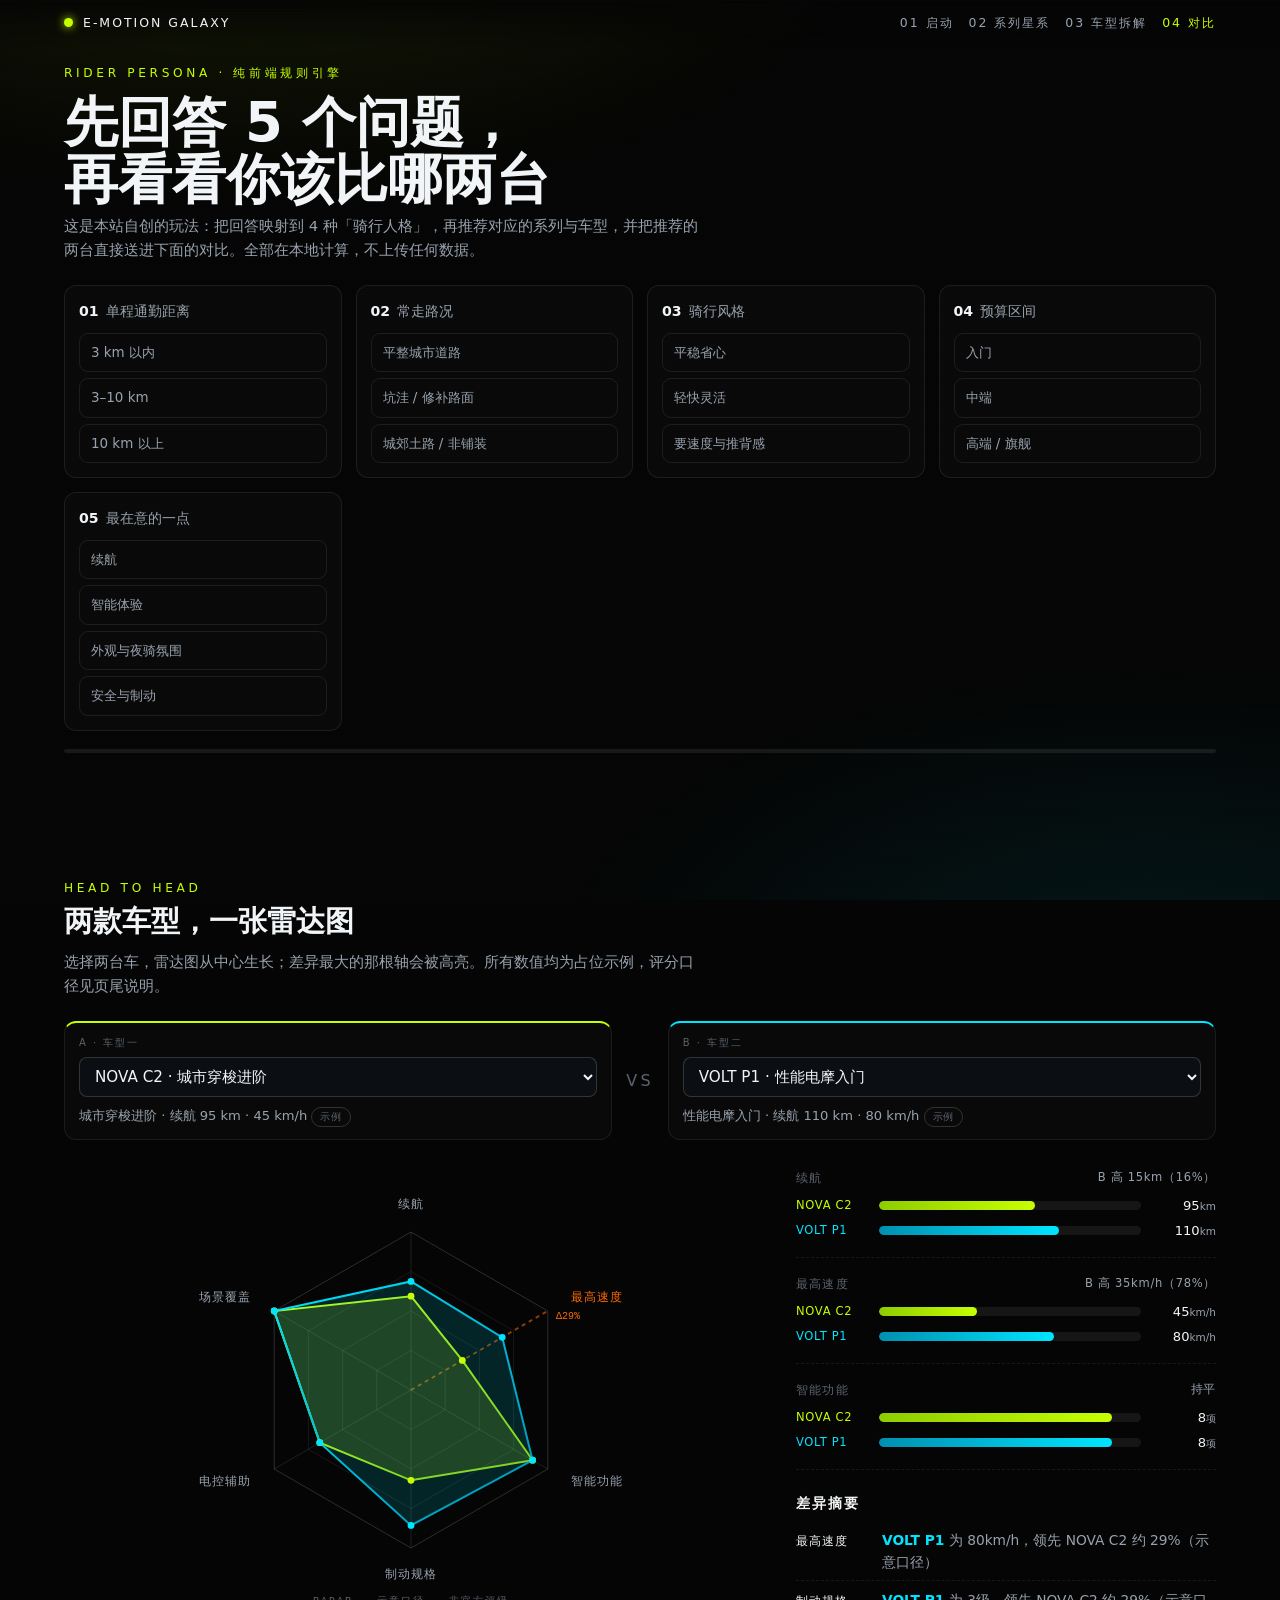
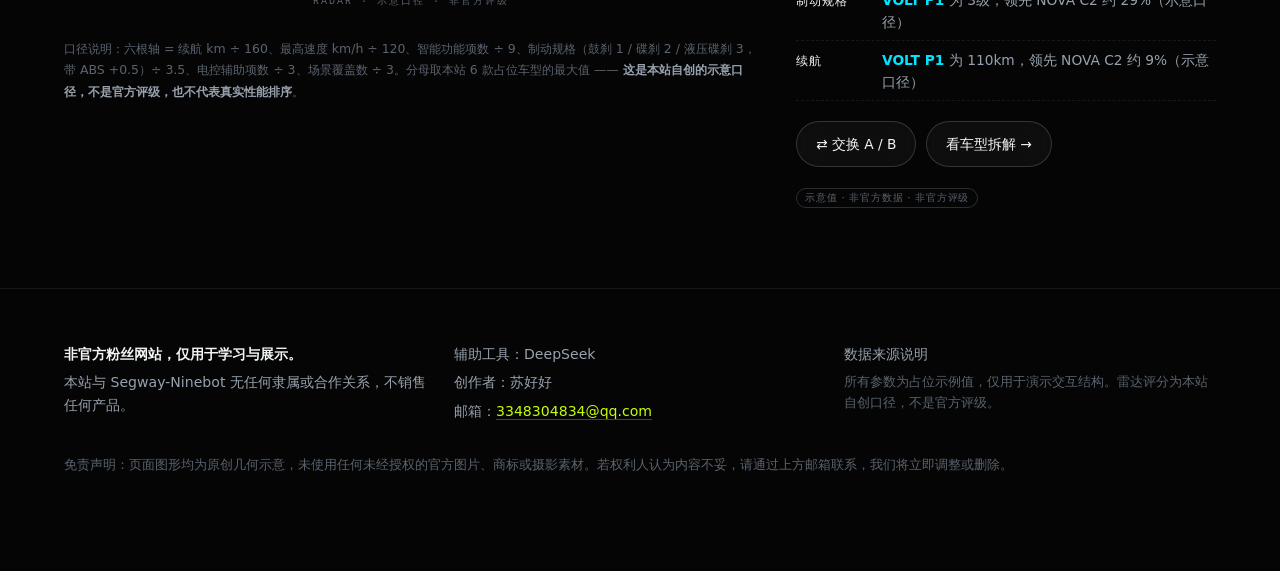
<file: 04a-compare.html>
<!DOCTYPE html>
<html lang="zh-CN" class="is-night">
<head>
<meta charset="utf-8">
<meta name="viewport" content="width=device-width,initial-scale=1,viewport-fit=cover">
<title>车型对比 · 骑行人格匹配｜九号电流宇宙（非官方）</title>
<meta name="description" content="两款车型雷达图对比 + 纯前端规则引擎的骑行人格匹配。所有数据为占位示例，非官方参数。">
<style>
:root{
  --bg:#050505; --line:rgba(255,255,255,.08); --line2:rgba(255,255,255,.16);
  --hi:#F2F5F7; --mid:#98A2AE; --lo:#5A636E;
  --volt:#C6FF00; --arc:#00E5FF; --heat:#FF6B00;
  --A:#C6FF00; --B:#00E5FF;
  --glass:rgba(255,255,255,.04); --glassbrd:rgba(255,255,255,.10);
  --fd:"Orbitron","Space Grotesk","Noto Sans SC","PingFang SC",system-ui,sans-serif;
  --fu:"Space Grotesk","Noto Sans SC","PingFang SC",system-ui,sans-serif;
  --fm:ui-monospace,"SFMono-Regular",monospace;
  --px:clamp(20px,5vw,88px); --maxw:1360px;
  --d2:240ms; --d3:420ms; --d4:720ms;
  --eo:cubic-bezier(.22,.61,.36,1); --es:cubic-bezier(.34,1.36,.44,1);
}
*{box-sizing:border-box}
html,body{margin:0;padding:0}
html{scroll-behavior:smooth;-webkit-text-size-adjust:100%}
body{background:var(--bg);color:var(--hi);font-family:var(--fu);line-height:1.6;-webkit-font-smoothing:antialiased;overflow-x:hidden}
::selection{background:var(--volt);color:#04060a}
a{color:inherit;text-decoration:none}
button{font:inherit;color:inherit;background:none;border:0;cursor:pointer}
:focus-visible{outline:2px solid var(--volt);outline-offset:3px;border-radius:4px}
.sr{position:absolute;width:1px;height:1px;overflow:hidden;clip:rect(0 0 0 0)}
.caps{font-family:var(--fd);text-transform:uppercase;letter-spacing:.18em}
.num{font-family:var(--fd);font-variant-numeric:tabular-nums}
.scan{position:fixed;inset:0;pointer-events:none;z-index:50;opacity:.4;mix-blend-mode:overlay;
  background:repeating-linear-gradient(180deg,rgba(255,255,255,.028) 0 1px,transparent 1px 3px)}
.bgglow{position:fixed;inset:0;pointer-events:none;z-index:0;
  background:radial-gradient(90% 60% at 20% -10%,rgba(198,255,0,.09),transparent 55%),
             radial-gradient(80% 60% at 90% 110%,rgba(0,229,255,.09),transparent 60%)}

header.hudbar{position:fixed;top:0;left:0;right:0;z-index:40;display:flex;gap:14px;align-items:center;
  justify-content:space-between;padding:13px var(--px);font-size:.78rem;letter-spacing:.16em;text-transform:uppercase;
  background:linear-gradient(180deg,rgba(5,5,5,.94),rgba(5,5,5,0))}
.brand{display:flex;align-items:center;gap:10px;font-family:var(--fd)}
.brand .dot{width:9px;height:9px;border-radius:50%;background:var(--volt);box-shadow:0 0 10px var(--volt);animation:pulse 2.2s var(--eo) infinite}
@keyframes pulse{0%,100%{opacity:1}50%{opacity:.4}}
.hudbar nav{display:flex;gap:15px;color:var(--mid);flex-wrap:wrap}
.hudbar nav a:hover,.hudbar nav a[aria-current]{color:var(--volt)}
main{position:relative;z-index:2}
section{padding:clamp(34px,7vh,80px) var(--px);max-width:var(--maxw);margin:0 auto}
h1{font-family:var(--fd);font-size:clamp(1.9rem,4.6vw,3.4rem);line-height:1.05;margin:.2em 0 .1em}
h2{font-family:var(--fd);font-size:clamp(1.2rem,2.6vw,1.8rem);margin:0 0 6px}
.kicker{color:var(--volt);font-size:.76rem;letter-spacing:.3em;font-family:var(--fd)}
p.sub{color:var(--mid);margin:0 0 24px;font-size:.92rem;max-width:68ch}
.card{border:1px solid var(--line);border-radius:14px;background:linear-gradient(180deg,rgba(255,255,255,.035),rgba(255,255,255,.008));padding:20px}
.badge{display:inline-block;border:1px solid var(--line2);border-radius:999px;padding:1px 8px;font-size:10px;letter-spacing:.08em;color:var(--lo)}
.btn{display:inline-flex;align-items:center;gap:9px;padding:11px 19px;border-radius:999px;border:1px solid var(--line2);
  background:var(--glass);backdrop-filter:blur(10px);font-size:.86rem;transition:all var(--d2) var(--eo)}
.btn:hover{border-color:var(--volt);transform:translateY(-2px)}
.btn.pri{background:var(--volt);color:#04060a;border-color:var(--volt);font-weight:700}

/* ---- 人格匹配 ---- */
#persona{border-top:1px solid var(--line)}
.qwrap{display:grid;gap:14px;grid-template-columns:repeat(auto-fit,minmax(250px,1fr))}
.q{border:1px solid var(--line);border-radius:12px;padding:14px;background:rgba(255,255,255,.02)}
.q .qt{font-size:.88rem;color:var(--mid);margin-bottom:10px}
.q .qt b{color:var(--hi);font-family:var(--fd);margin-right:7px}
.opt{display:flex;flex-direction:column;gap:6px}
.opt button{text-align:left;border:1px solid var(--line);border-radius:9px;padding:8px 11px;font-size:.84rem;color:var(--mid);
  transition:all var(--d2) var(--eo)}
.opt button:hover{border-color:var(--line2);color:var(--hi)}
.opt button[aria-pressed="true"]{background:var(--volt);color:#04060a;border-color:var(--volt);font-weight:700}
.qbar{height:4px;border-radius:4px;background:rgba(255,255,255,.08);margin:18px 0 0;overflow:hidden}
.qbar i{display:block;height:100%;width:0;background:linear-gradient(90deg,var(--arc),var(--volt));transition:width var(--d3) var(--eo)}
.presult{margin-top:20px;display:none}
.presult.on{display:block;animation:fin .5s var(--eo) both}
@keyframes fin{from{opacity:0;transform:translateY(8px)}to{opacity:1;transform:none}}
.presult .pcard{display:grid;grid-template-columns:minmax(0,1.1fr) minmax(0,1fr);gap:22px;
  border:1px solid var(--volt);border-radius:14px;padding:20px;background:rgba(198,255,0,.04);box-shadow:0 0 44px rgba(198,255,0,.08)}
.presult .plabel{font-family:var(--fd);font-size:clamp(1.3rem,3vw,2rem);line-height:1.1;margin:.1em 0 .3em}
.presult .pcode{font-size:10px;letter-spacing:.24em;color:var(--volt);font-family:var(--fd)}
.tagline{display:flex;gap:7px;flex-wrap:wrap;margin:12px 0}
.tag{border:1px solid rgba(198,255,0,.35);border-radius:999px;padding:3px 10px;font-size:.76rem;color:var(--volt)}
.rec{border-left:2px solid var(--volt);padding-left:12px;margin-top:12px}
.rec .m{font-family:var(--fd);font-size:1.05rem}

/* ---- 对比 ---- */
.pick{display:grid;grid-template-columns:1fr auto 1fr;gap:14px;align-items:center;margin-bottom:22px}
@media (max-width:720px){.pick{grid-template-columns:1fr;}.pick .vs{text-align:center}}
.selwrap{border:1px solid var(--line);border-radius:12px;padding:12px 14px;background:rgba(255,255,255,.02);
  border-top:2px solid var(--side)}
.selwrap .sl{font-size:10px;letter-spacing:.2em;color:var(--lo);font-family:var(--fd)}
.selwrap select{width:100%;margin-top:6px;background:#0B0E12;color:var(--hi);border:1px solid var(--line2);
  border-radius:8px;padding:9px 11px;font:inherit;font-size:.95rem}
.vs{font-family:var(--fd);color:var(--lo);letter-spacing:.2em}
.cmp{display:grid;grid-template-columns:minmax(0,1fr) minmax(280px,420px);gap:clamp(16px,3vw,40px);align-items:start}
@media (max-width:900px){.cmp{grid-template-columns:1fr}}
.radar{width:100%;max-width:460px;margin:0 auto;display:block}
.bars{display:grid;gap:16px;margin-top:6px}
.bar{border-bottom:1px dashed var(--line);padding-bottom:12px}
.bar .bt{display:flex;justify-content:space-between;font-size:.78rem;color:var(--lo);letter-spacing:.1em;margin-bottom:7px}
.bar .row{display:flex;align-items:center;gap:9px;margin:4px 0}
.bar .row .nm{width:74px;font-family:var(--fd);font-size:.72rem;color:var(--mid);letter-spacing:.06em;flex:0 0 auto}
.bar .track{flex:1;height:9px;border-radius:9px;background:rgba(255,255,255,.07);overflow:hidden}
.bar .track i{display:block;height:100%;width:0;border-radius:9px;transition:width .75s cubic-bezier(.22,.61,.36,1)}
.bar .val{width:66px;text-align:right;font-family:var(--fd);font-size:.82rem;font-variant-numeric:tabular-nums;flex:0 0 auto}
.bar .val small{font-size:.8em;color:var(--mid)}
.delta{font-family:var(--fd);font-size:.72rem;color:var(--mid);letter-spacing:.06em}
.delta b{color:var(--heat)}
.sumlist{display:grid;gap:8px;margin-top:14px}
.sumrow{display:flex;gap:10px;align-items:baseline;font-size:.86rem;color:var(--mid);
  border-bottom:1px dashed var(--line);padding-bottom:7px}
.sumrow .ax{font-family:var(--fd);font-size:.72rem;color:var(--hi);letter-spacing:.08em;flex:0 0 auto;min-width:76px}
.crit{margin-top:16px;color:var(--lo);font-size:.78rem;line-height:1.7}
.crit b{color:var(--mid)}
footer.site{border-top:1px solid var(--line);padding:clamp(32px,6vh,60px) var(--px) calc(var(--px) + 30px);
  color:var(--mid);font-size:.88rem;position:relative;z-index:2}
footer.site .fgrid{max-width:var(--maxw);margin:0 auto;display:grid;gap:18px;grid-template-columns:repeat(auto-fit,minmax(220px,1fr))}
footer.site p{margin:0 0 6px}
footer.site strong{color:var(--hi)}
footer.site a.mail{color:var(--volt);border-bottom:1px solid rgba(198,255,0,.3)}
footer.site .legal{margin:26px auto 0;max-width:var(--maxw);color:var(--lo);font-size:.8rem;line-height:1.75}
@media (prefers-reduced-motion:reduce){
  html{scroll-behavior:auto}
  *,*::before,*::after{animation-duration:.001ms!important;transition-duration:.001ms!important}
  .scan{display:none}
}
</style>
</head>
<body>
<div class="bgglow" aria-hidden="true"></div>
<div class="scan" aria-hidden="true"></div>

<header class="hudbar">
  <div class="brand"><span class="dot" aria-hidden="true"></span> E-MOTION GALAXY</div>
  <nav aria-label="站点小节">
    <a href="01-hero.html">01 启动</a><a href="02-galaxy.html">02 系列星系</a>
    <a href="03-model.html">03 车型拆解</a><a href="04a-compare.html" aria-current="page">04 对比</a>
  </nav>
</header>

<main>
<!-- ============ 骑行人格匹配 ============ -->
<section id="persona" aria-labelledby="pT">
  <div class="kicker">RIDER PERSONA · 纯前端规则引擎</div>
  <h1 id="pT">先回答 5 个问题，<br>再看看你该比哪两台</h1>
  <p class="sub">这是本站自创的玩法：把回答映射到 4 种「骑行人格」，再推荐对应的系列与车型，并把推荐的两台直接送进下面的对比。全部在本地计算，不上传任何数据。</p>
  <div class="qwrap" id="qwrap"></div>
  <div class="qbar"><i id="qbar"></i></div>
  <div class="presult" id="presult" aria-live="polite"></div>
</section>

<!-- ============ 对比 ============ -->
<section id="compare" aria-labelledby="cT">
  <div class="kicker">HEAD TO HEAD</div>
  <h2 id="cT">两款车型，一张雷达图</h2>
  <p class="sub">选择两台车，雷达图从中心生长；差异最大的那根轴会被高亮。所有数值均为占位示例，评分口径见页尾说明。</p>

  <div class="pick">
    <div class="selwrap" style="--side:var(--A)">
      <div class="sl">A · 车型一</div>
      <select id="selA" aria-label="选择车型一"></select>
      <div style="color:var(--mid);font-size:.82rem;margin-top:8px" id="infoA"></div>
    </div>
    <div class="vs">VS</div>
    <div class="selwrap" style="--side:var(--B)">
      <div class="sl">B · 车型二</div>
      <select id="selB" aria-label="选择车型二"></select>
      <div style="color:var(--mid);font-size:.82rem;margin-top:8px" id="infoB"></div>
    </div>
  </div>

  <div class="cmp">
    <div>
      <svg class="radar" id="radar" viewBox="0 0 460 460" role="img" aria-label="两款车型的六维雷达图（示意评分）"></svg>
      <p class="crit" id="crit"></p>
    </div>
    <div>
      <div class="bars" id="bars"></div>
      <h3 style="font-family:var(--fd);font-size:.9rem;letter-spacing:.14em;margin:22px 0 6px">差异摘要</h3>
      <div class="sumlist" id="sum"></div>
      <div style="margin-top:20px;display:flex;gap:10px;flex-wrap:wrap">
        <button class="btn" id="btnSwap">⇄ 交换 A / B</button>
        <a class="btn" href="03-model.html" id="lnOpen">看车型拆解 →</a>
      </div>
      <p style="margin-top:16px"><span class="badge">示意值 · 非官方数据 · 非官方评级</span></p>
    </div>
  </div>
</section>
</main>

<footer class="site">
  <div class="fgrid">
    <div>
      <p><strong>非官方粉丝网站，仅用于学习与展示。</strong></p>
      <p>本站与 Segway-Ninebot 无任何隶属或合作关系，不销售任何产品。</p>
    </div>
    <div>
      <p>辅助工具：DeepSeek</p>
      <p>创作者：苏好好</p>
      <p>邮箱：<a class="mail" href="mailto:3348304834@qq.com">3348304834@qq.com</a></p>
    </div>
    <div>
      <p>数据来源说明</p>
      <p style="color:var(--lo);font-size:.82rem">所有参数为占位示例值，仅用于演示交互结构。雷达评分为本站自创口径，不是官方评级。</p>
    </div>
  </div>
  <p class="legal">免责声明：页面图形均为原创几何示意，未使用任何未经授权的官方图片、商标或摄影素材。若权利人认为内容不妥，请通过上方邮箱联系，我们将立即调整或删除。</p>
</footer>

<script>/* EMG DEBUG PROBE —— 仅当 URL 带 ?debug=1 时浮出运行时报错，默认零副作用 */
(function(){
  if(!/[?&]debug=1/.test(location.search)) return;
  var box=document.createElement('div'), n=0, buf='';
  box.style.cssText='position:fixed;left:0;right:0;bottom:0;z-index:2147483647;max-height:40vh;overflow:auto;'+
    'background:rgba(130,0,0,.94);color:#fff;font:12px/1.55 ui-monospace,SFMono-Regular,monospace;padding:8px 10px;'+
    'border-top:2px solid #ff6b00;white-space:pre-wrap';
  box.textContent='EMG DEBUG · 0 条运行时报错 ✓';
  function add(kind,msg){
    n++; buf+=kind+': '+msg+'\n';
    box.textContent='EMG DEBUG · '+n+' 条\n'+buf;
  }
  window.addEventListener('error',function(e){
    add('ERROR',(e.message||'')+' @ '+((e.filename||'').split('/').pop())+':'+e.lineno+':'+e.colno);
  });
  window.addEventListener('unhandledrejection',function(e){
    add('PROMISE',String(e.reason&&e.reason.message||e.reason));
  });
  var ce=console.error;
  console.error=function(){ add('console.error',Array.prototype.join.call(arguments,' ')); ce.apply(console,arguments); };
  var w=console.warn;
  console.warn=function(){ add('console.warn',Array.prototype.join.call(arguments,' ')); w.apply(console,arguments); };
  if(document.body) document.body.appendChild(box);
  else document.addEventListener('DOMContentLoaded',function(){ document.body.appendChild(box); });
})();
</script>
<script>
(function(){
  "use strict";
  /* ================= 数据（占位示例，可替换为官方数据） ================= */
  var MODELS=[
    {id:"nova-c1",series:"city-flow",name:"NOVA C1",sub:"轻量入门通勤",range:60,speed:25,
     battery:{voltage:"48V",capacity:"20Ah"},assist:["EABS"],
     feat:["RideyGo 感应解锁","离车自动落锁","App 远程控制","整车 OTA","定位防盗","能量回收"],
     brake:{front:"鼓刹",rear:"鼓刹"},scenes:["通勤","城市"]},
    {id:"nova-c2",series:"city-flow",name:"NOVA C2",sub:"城市穿梭进阶",range:95,speed:45,
     battery:{voltage:"60V",capacity:"26Ah"},assist:["EABS","TCS"],
     feat:["RideyGo 感应解锁","离车自动落锁","App 远程控制","整车 OTA","定速巡航","定位防盗","能量回收","胎压提示"],
     brake:{front:"碟刹",rear:"碟刹"},scenes:["通勤","城市","夜骑"]},
    {id:"volt-p1",series:"voltage-pro",name:"VOLT P1",sub:"性能电摩入门",range:110,speed:80,
     battery:{voltage:"72V",capacity:"32Ah"},assist:["EABS","TCS"],
     feat:["RideyGo 感应解锁","整车 OTA","FOC 矢量控制","App 远程控制","定速巡航","定位防盗","能量回收","骑行数据回传"],
     brake:{front:"液压碟刹",rear:"液压碟刹"},scenes:["城市","夜骑","长途"]},
    {id:"volt-p2",series:"voltage-pro",name:"VOLT P2",sub:"性能旗舰",range:160,speed:120,
     battery:{voltage:"高压平台",capacity:"—"},assist:["EABS","TCS","ABS"],
     feat:["RideyGo 感应解锁","整车 OTA","FOC 矢量控制","TCS 牵引力控制","ABS 防抱死","App 远程控制","定位防盗","能量回收","骑行数据回传"],
     brake:{front:"液压碟刹 + ABS",rear:"液压碟刹"},scenes:["夜骑","长途","城市"]},
    {id:"terra-x1",series:"terra-x",name:"TERRA X1",sub:"城郊探索",range:70,speed:25,
     battery:{voltage:"48V",capacity:"24Ah"},assist:["EABS"],
     feat:["RideyGo 感应解锁","整车 OTA","App 远程控制","定位防盗","能量回收"],
     brake:{front:"碟刹",rear:"碟刹"},scenes:["越野","城市"]},
    {id:"terra-x2",series:"terra-x",name:"TERRA X2",sub:"全地形进阶",range:110,speed:60,
     battery:{voltage:"60V",capacity:"32Ah"},assist:["EABS","TCS"],
     feat:["RideyGo 感应解锁","整车 OTA","FOC 矢量控制","TCS 牵引力控制","App 远程控制","定位防盗","能量回收","胎压提示"],
     brake:{front:"液压碟刹",rear:"液压碟刹"},scenes:["越野","长途","夜骑"]}
  ];
  var BRANCH={
    agent:{id:"commuter-ace",label:"通勤秩序者",code:"ORDERLY COMMUTER",color:"#C6FF00",
      tags:["平稳","省心","零摩擦"],
      desc:"你追求的是「到达时不狼狈」。路线固定、节奏稳定，最在意解锁快、起步顺、别出意外。",
      rules:{distance:"short|mid",road:"smooth|rough",style:"calm|agile",priority:"smart|range"},
      series:"城市流动系列",models:["nova-c2","nova-c1"],
      reason:"轻量化车身 + 感应解锁与能量回收，最适合高频短途、走走停停的城市节奏。"},
    night:{id:"night-rider",label:"夜行视觉系",code:"NIGHT RIDER",color:"#00E5FF",
      tags:["夜骑","氛围","姿态"],
      desc:"你的骑行有一半是为了那段路的光。夜间视野、灯光语言、整车姿态，比参数表更能说服你。",
      rules:{road:"smooth|rough",style:"agile|fast",priority:"style|safety"},
      series:"高压性能系列",models:["volt-p1","nova-c2"],
      reason:"灯光与仪表语言更完整、底盘更稳，夜间中速巡航的信心主要来自制动与牵引力控制。"},
    range:{id:"range-marathon",label:"长途耐力派",code:"RANGE MARATHON",color:"#FF6B00",
      tags:["续航","效率","数据"],
      desc:"你把电量当成里程焦虑的解药。单次充电能推多远、能量回收能省多少，是你真正关心的数字。",
      rules:{distance:"long",style:"calm|fast",priority:"range|smart"},
      series:"高压性能系列",models:["volt-p2","volt-p1"],
      reason:"大容量锂电 + BMS 管理与 EABS 能量回收，是长途场景里更不容易「掉电」的组合。"},
    trail:{id:"trail-seeker",label:"探索野趣派",code:"TRAIL SEEKER",color:"#FF6B00",
      tags:["非铺装","低扭","抓地"],
      desc:"铺装路的尽头才是你的起点。你接受颠簸，但要求抓地、低扭和悬挂行程给得起回应。",
      rules:{road:"offroad",style:"agile|calm",priority:"safety|range"},
      series:"全地形探索系列",models:["terra-x2","terra-x1"],
      reason:"更高离地、更宽胎面与 TCS 牵引力控制，在湿滑与砂石路面上更容易把动力落到地面。"}
  };
  var QUESTIONS=[
    {k:"distance",t:"单程通勤距离",o:[["3 km 以内","short"],["3–10 km","mid"],["10 km 以上","long"]]},
    {k:"road",    t:"常走路况",    o:[["平整城市道路","smooth"],["坑洼 / 修补路面","rough"],["城郊土路 / 非铺装","offroad"]]},
    {k:"style",   t:"骑行风格",    o:[["平稳省心","calm"],["轻快灵活","agile"],["要速度与推背感","fast"]]},
    {k:"budget",  t:"预算区间",    o:[["入门","low"],["中端","mid"],["高端 / 旗舰","high"]]},
    {k:"priority",t:"最在意的一点",o:[["续航","range"],["智能体验","smart"],["外观与夜骑氛围","style"],["安全与制动","safety"]]}
  ];
  var $=function(s,r){return (r||document).querySelector(s)};
  var $$=function(s,r){return [].slice.call((r||document).querySelectorAll(s))};
  var RM=window.matchMedia('(prefers-reduced-motion: reduce)').matches;
  var byId=function(id){for(var i=0;i<MODELS.length;i++) if(MODELS[i].id===id) return MODELS[i]; return MODELS[0]};

  /* ================= 人格匹配 ================= */
  var ans={};
  function renderQ(){
    $('#qwrap').innerHTML=QUESTIONS.map(function(q,i){
      return '<div class="q"><div class="qt"><b>0'+(i+1)+'</b>'+q.t+'</div><div class="opt" data-k="'+q.k+'">'+
        q.o.map(function(o){return '<button type="button" data-v="'+o[1]+'">'+o[0]+'</button>'}).join('')+
        '</div></div>';
    }).join("");
    $$('#qwrap .opt').forEach(function(g){
      g.addEventListener('click',function(e){
        var b=e.target.closest('button'); if(!b) return;
        ans[g.dataset.k]=b.dataset.v;
        $$('button',g).forEach(function(x){x.setAttribute('aria-pressed',String(x===b))});
        updateBar(); if(Object.keys(ans).length===QUESTIONS.length) match();
      });
    });
  }
  function updateBar(){
    var n=Object.keys(ans).length;
    $('#qbar').style.width=(n/QUESTIONS.length*100)+"%";
  }
  function match(){
    var best=null,bestScore=-1;
    Object.keys(BRANCH).forEach(function(k){
      var p=BRANCH[k], s=0;
      Object.keys(p.rules).forEach(function(f){
        var a=ans[f]; if(!a) return;
        if(p.rules[f].split("|").indexOf(a)>=0) s+=2;
      });
      if(s>bestScore){bestScore=s;best=p;}
    });
    // 预算只做人话提示，不参与打分（占位数据里没有价格）
    var p=best;
    $('#presult').innerHTML=
      '<div class="pcard" style="border-color:'+p.color+';background:'+p.color+'0d">'+
        '<div><div class="pcode">RIDER PERSONA · '+p.code+'</div>'+
        '<div class="plabel" style="color:'+p.color+'">'+p.label+'</div>'+
        '<div style="color:var(--mid);font-size:.9rem">'+p.desc+'</div>'+
        '<div class="tagline">'+p.tags.map(function(t){return '<span class="tag" style="color:'+p.color+';border-color:'+p.color+'59">'+t+'</span>'}).join("")+'</div>'+
        '<div style="color:var(--lo);font-size:.78rem">匹配得分 '+bestScore+' / 8（口径：4 个维度各 2 分；预算不参与评分）</div></div>'+
        '<div><div class="caps" style="font-size:10px;color:var(--lo)">推荐系列</div>'+
        '<div style="font-family:var(--fd);font-size:1.05rem;margin:4px 0 12px">'+p.series+'</div>'+
        '<div class="rec" style="border-color:'+p.color+'">'+
          '<div class="caps" style="font-size:10px;color:var(--lo)">推荐车型</div>'+
          p.models.map(function(m){var d=byId(m);
            return '<div class="m">'+d.name+' <span style="color:var(--mid);font-size:.78rem">'+d.sub+'</span></div>'}).join("")+
          '<div style="color:var(--mid);font-size:.86rem;margin-top:10px">'+p.reason+'</div>'+
        '</div>'+
        '<div style="margin-top:16px;display:flex;gap:10px;flex-wrap:wrap">'+
          '<button class="btn pri" id="btnUse" style="background:'+p.color+';border-color:'+p.color+'">把推荐的两款放进对比 ↓</button>'+
          '<button class="btn" id="btnReset">重答</button></div></div>'+
      '</div>';
    $('#presult').classList.add('on');
    try{ localStorage.setItem('emg.persona',JSON.stringify({id:p.id,label:p.label,models:p.models})); }catch(e){}
    $('#btnUse').addEventListener('click',function(){
      $('#selA').value=p.models[0]; $('#selB').value=p.models[1]; render();
      $('#compare').scrollIntoView({behavior:RM?'auto':'smooth'});
    });
    $('#btnReset').addEventListener('click',function(){
      ans={}; $$('#qwrap button').forEach(function(b){b.removeAttribute('aria-pressed')});
      updateBar(); $('#presult').classList.remove('on');
    });
    $('#presult').scrollIntoView({behavior:RM?'auto':'smooth',block:'nearest'});
  }

  /* ================= 评分口径 ================= */
  function brakeLv(m){
    var s=m.brake.front+(m.brake.rear||"");
    var lv=0;
    if(/液压/.test(s)) lv=3; else if(/碟刹/.test(s)) lv=2; else lv=1;
    if(/ABS/.test(s)||m.assist.indexOf("ABS")>=0) lv+=0.5;
    return lv;             /* 1 鼓刹 / 2 碟刹 / 3 液压碟刹 / 3.5 +ABS */
  }
  var AXES=[
    {k:"range", label:"续航",   get:function(m){return m.range},                 denom:160, unit:"km"},
    {k:"speed", label:"最高速度", get:function(m){return m.speed},               denom:120, unit:"km/h"},
    {k:"feat",  label:"智能功能", get:function(m){return m.feat.length},          denom:9,   unit:"项"},
    {k:"brake", label:"制动规格", get:function(m){return brakeLv(m)},            denom:3.5, unit:"级"},
    {k:"assist",label:"电控辅助", get:function(m){return m.assist.length},        denom:3,   unit:"项"},
    {k:"scene", label:"场景覆盖", get:function(m){return m.scenes.length},        denom:3,   unit:"个"}
  ];
  var CRIT="口径说明：六根轴 = 续航 km ÷ 160、最高速度 km/h ÷ 120、智能功能项数 ÷ 9、"
    +"制动规格（鼓刹 1 / 碟刹 2 / 液压碟刹 3，带 ABS +0.5）÷ 3.5、电控辅助项数 ÷ 3、场景覆盖数 ÷ 3。"
    +"分母取本站 6 款占位车型的最大值 —— <b>这是本站自创的示意口径，不是官方评级，也不代表真实性能排序</b>。";

  /* ================= 雷达图 ================= */
  var R=158, CX=230, CY=228;
  function pt(i,v){
    var a=-Math.PI/2 + i*(Math.PI*2/AXES.length);
    return [CX+Math.cos(a)*R*v, CY+Math.sin(a)*R*v];
  }
  function poly(vals,t){
    return vals.map(function(v,i){var p=pt(i,v*t); return p[0].toFixed(1)+","+p[1].toFixed(1)}).join(" ");
  }
  var radarT=0, anim=null;
  function drawRadar(t){
    var A=byId($('#selA').value), B=byId($('#selB').value);
    var va=AXES.map(function(a){return Math.min(1,a.get(A)/a.denom)});
    var vb=AXES.map(function(a){return Math.min(1,a.get(B)/a.denom)});
    var diff=va.map(function(v,i){return Math.abs(v-vb[i])});
    var maxI=diff.indexOf(Math.max.apply(null,diff));
    var s='<defs><linearGradient id="gA" x1="0" y1="0" x2="1" y2="1">'+
      '<stop offset="0" stop-color="#C6FF00"/><stop offset="1" stop-color="#8FCC00"/></linearGradient>'+
      '<linearGradient id="gB" x1="0" y1="0" x2="1" y2="1">'+
      '<stop offset="0" stop-color="#00E5FF"/><stop offset="1" stop-color="#0090B0"/></linearGradient></defs>';
    /* 网格 */
    [0.25,0.5,0.75,1].forEach(function(g){
      s+='<polygon points="'+poly([1,1,1,1,1,1],g)+'" fill="none" stroke="rgba(255,255,255,'+(g===1?.16:.08)+')" stroke-width="1"/>';
    });
    /* 轴 + 标签 + 差异高亮 */
    AXES.forEach(function(a,i){
      var e=pt(i,1);
      s+='<line x1="'+CX+'" y1="'+CY+'" x2="'+e[0].toFixed(1)+'" y2="'+e[1].toFixed(1)+
         '" stroke="'+(i===maxI?'rgba(255,107,0,.55)':'rgba(255,255,255,.10)')+'" stroke-width="'+(i===maxI?2:1)+
         '"'+(i===maxI?' stroke-dasharray="4 4"':'')+'/>';
      var lp=pt(i,1.17), anc=Math.abs(lp[0]-CX)<6?"middle":(lp[0]>CX?"start":"end");
      s+='<text x="'+lp[0].toFixed(1)+'" y="'+lp[1].toFixed(1)+'" text-anchor="'+anc+'" dominant-baseline="middle" '+
         'font-size="11.5" letter-spacing="1" fill="'+(i===maxI?'#FF6B00':'#98A2AE')+'" font-family="\'Noto Sans SC\',sans-serif">'+a.label+'</text>';
      if(i===maxI){
        var lp2=pt(i,1.06);
        s+='<text x="'+lp2[0].toFixed(1)+'" y="'+(lp2[1]+13).toFixed(1)+'" text-anchor="'+anc+'" '+
           'font-size="10" fill="#FF6B00" font-family="ui-monospace,monospace">Δ'+Math.round(diff[i]*100)+'%</text>';
      }
    });
    /* 两个多边形 */
    s+='<polygon points="'+poly(va,t)+'" fill="rgba(198,255,0,.16)" stroke="url(#gA)" stroke-width="2"/>';
    s+='<polygon points="'+poly(vb,t)+'" fill="rgba(0,229,255,.14)" stroke="url(#gB)" stroke-width="2"/>';
    AXES.forEach(function(a,i){
      var pa=pt(i,va[i]*t), pb=pt(i,vb[i]*t);
      s+='<circle cx="'+pa[0].toFixed(1)+'" cy="'+pa[1].toFixed(1)+'" r="3.4" fill="#C6FF00"/>';
      s+='<circle cx="'+pb[0].toFixed(1)+'" cy="'+pb[1].toFixed(1)+'" r="3.4" fill="#00E5FF"/>';
    });
    s+='<text x="'+CX+'" y="'+(CY+R+56)+'" text-anchor="middle" font-size="10" letter-spacing="2" '+
       'fill="#5A636E" font-family="ui-monospace,monospace">RADAR · 示意口径 · 非官方评级</text>';
    $('#radar').innerHTML=s;
    return {va:va,vb:vb,diff:diff,maxI:maxI,A:A,B:B};
  }
  function animateRadar(){
    if(RM){ radarT=1; drawRadar(1); return; }
    cancelAnimationFrame(anim); radarT=0;
    var t0=performance.now(), D=900;
    (function step(now){
      radarT=Math.min(1,(now-t0)/D);
      drawRadar(1-Math.pow(1-radarT,3));
      if(radarT<1) anim=requestAnimationFrame(step);
    })(t0);
  }

  /* ================= 条形图 / 摘要 ================= */
  function renderBars(res){
    var A=res.A,B=res.B;
    var rows=[
      {label:"续航",    get:function(m){return m.range},       u:"km",   d:160},
      {label:"最高速度",get:function(m){return m.speed},       u:"km/h", d:120},
      {label:"智能功能",get:function(m){return m.feat.length}, u:"项",   d:9}
    ];
    $('#bars').innerHTML=rows.map(function(r){
      var av=r.get(A), bv=r.get(B);
      var pctA=Math.min(100,av/r.d*100), pctB=Math.min(100,bv/r.d*100);
      var d=bv-av, dt=(d===0?"持平":(d>0?"B 高 ":"A 高 ")+Math.abs(d)+r.u);
      return '<div class="bar"><div class="bt"><span>'+r.label+'</span>'+
        '<span class="delta">'+dt+(d?('（'+Math.abs(Math.round(d/(av||1)*100))+'%）'):'')+'</span></div>'+
        '<div class="row"><span class="nm" style="color:#C6FF00">'+A.name+'</span>'+
          '<span class="track"><i style="background:linear-gradient(90deg,#8FCC00,#C6FF00)" data-w="'+pctA+'"></i></span>'+
          '<span class="val">'+av+'<small>'+r.u+'</small></span></div>'+
        '<div class="row"><span class="nm" style="color:#00E5FF">'+B.name+'</span>'+
          '<span class="track"><i style="background:linear-gradient(90deg,#0090B0,#00E5FF)" data-w="'+pctB+'"></i></span>'+
          '<span class="val">'+bv+'<small>'+r.u+'</small></span></div></div>';
    }).join("");
    requestAnimationFrame(function(){
      $$('#bars .track i').forEach(function(el){ el.style.width=el.dataset.w+"%"; });
    });
    /* 差异摘要：取差异最大的 3 根轴 */
    var order=AXES.map(function(a,i){return {i:i,d:res.diff[i]}}).sort(function(x,y){return y.d-x.d}).slice(0,3);
    $('#sum').innerHTML=order.map(function(o){
      var a=AXES[o.i];
      var vA=a.get(A), vB=a.get(B);
      var who=res.va[o.i]>res.vb[o.i]?A:B, other=who===A?B:A;
      var hi=who===A?"#C6FF00":"#00E5FF";
      return '<div class="sumrow"><span class="ax">'+a.label+'</span><span>'+
        '<b style="color:'+hi+'">'+who.name+'</b> 为 '+(who===A?vA:vB)+a.unit+
        '，'+(o.d<0.02?'与 '+other.name+' 基本持平':'领先 '+other.name+' 约 '+Math.round(o.d*100)+'%（示意口径）')+
        '</span></div>';
    }).join("");
    $('#crit').innerHTML=CRIT;
  }
  function render(){
    var A=byId($('#selA').value), B=byId($('#selB').value);
    $('#infoA').innerHTML=A.sub+' · 续航 '+A.range+' km · '+A.speed+' km/h <span class="badge">示例</span>';
    $('#infoB').innerHTML=B.sub+' · 续航 '+B.range+' km · '+B.speed+' km/h <span class="badge">示例</span>';
    $('#lnOpen').href="03-model.html?id="+A.id;
    var res=drawRadar(1);          /* 先算一次用于条形图 */
    renderBars(res);
    animateRadar();                /* 再从中心生长一遍（同帧内重置，不会闪） */
    try{ localStorage.setItem('emg.compare',JSON.stringify([A.id,B.id])); }catch(e){}
  }

  /* ================= 启动 ================= */
  (function init(){
    var sel=MODELS.map(function(m){return '<option value="'+m.id+'">'+m.name+' · '+m.sub+'</option>'}).join("");
    $('#selA').innerHTML=sel; $('#selB').innerHTML=sel;
    var q=new URLSearchParams(location.search).get('ids');
    var defA="nova-c2", defB="volt-p1";
    try{ var s=JSON.parse(localStorage.getItem('emg.compare')||'null'); if(s){defA=s[0];defB=s[1];} }catch(e){}
    if(q){ var parts=q.split(","); if(parts[0])defA=parts[0]; if(parts[1])defB=parts[1]; }
    $('#selA').value=byId(defA).id; $('#selB').value=byId(defB).id;
    $('#selA').addEventListener('change',render);
    $('#selB').addEventListener('change',render);
    $('#btnSwap').addEventListener('click',function(){
      var a=$('#selA').value; $('#selA').value=$('#selB').value; $('#selB').value=a; render();
    });
    renderQ(); updateBar(); render();
    try{
      var p=JSON.parse(localStorage.getItem('emg.persona')||'null');
      if(p) { $('#pT').insertAdjacentHTML('afterend','<p class="sub" style="color:var(--volt)">上次结果：'+p.label+'</p>'); }
    }catch(e){}
  })();
})();
</script>
</body>
</html>
</file>
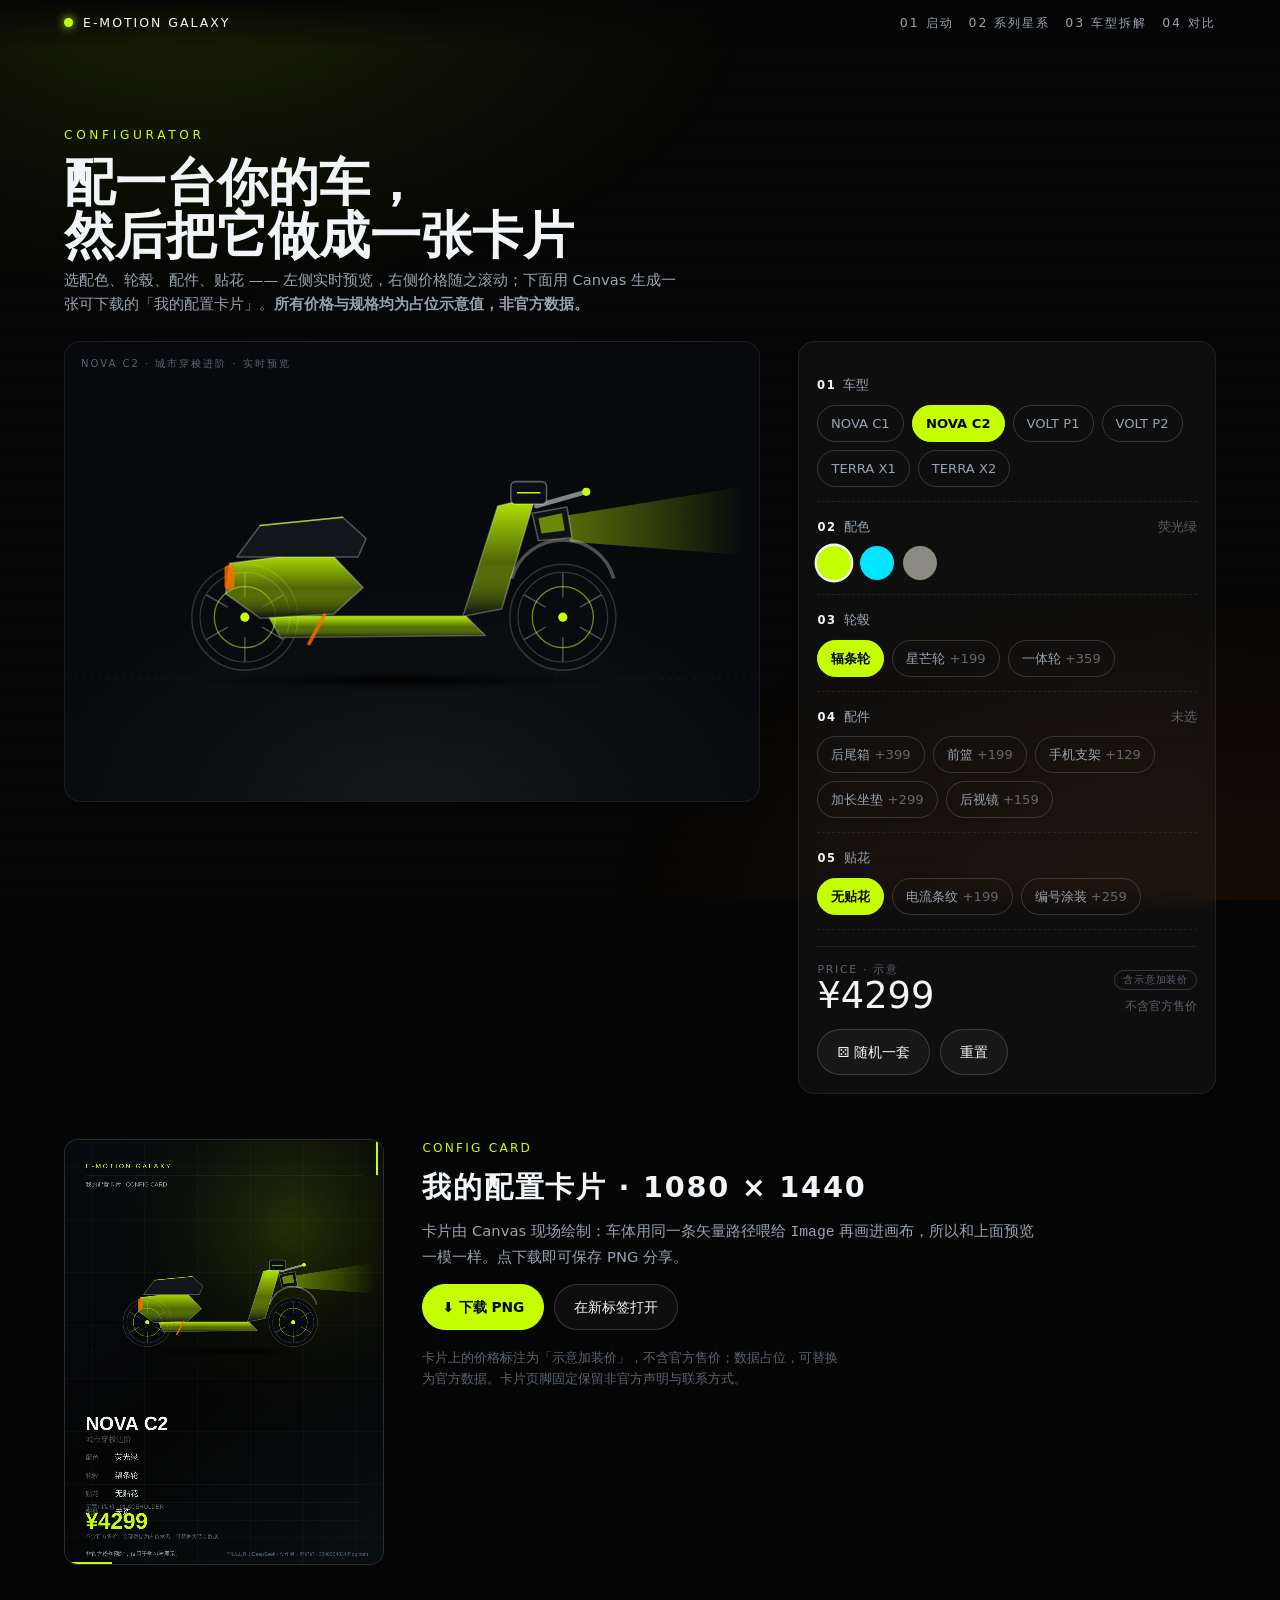
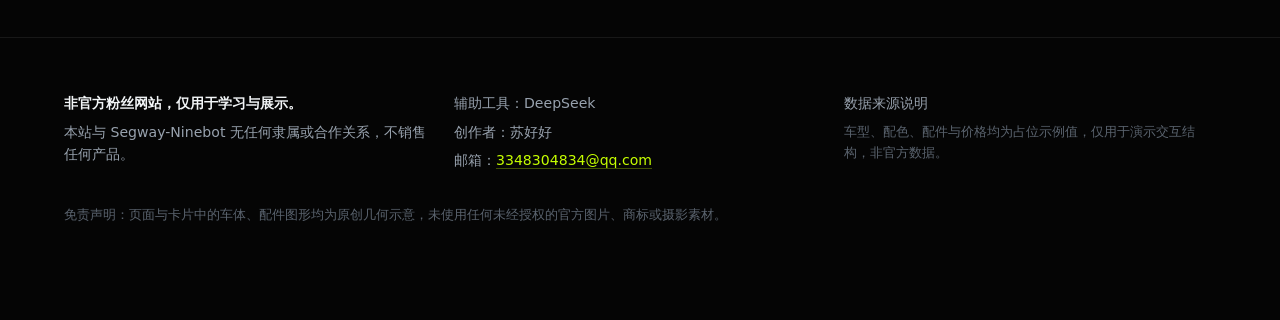
<file: 04b-configurator.html>
<!DOCTYPE html>
<html lang="zh-CN" class="is-night">
<head>
<meta charset="utf-8">
<meta name="viewport" content="width=device-width,initial-scale=1,viewport-fit=cover">
<title>配置器 · 生成我的配置卡片｜九号电流宇宙（非官方）</title>
<meta name="description" content="选配色、轮毂、配件、贴花，实时预览并一键生成可下载的配置卡片（Canvas 绘制）。数据为占位示例。">
<style>
:root{
  --bg:#050505; --line:rgba(255,255,255,.08); --line2:rgba(255,255,255,.16);
  --hi:#F2F5F7; --mid:#98A2AE; --lo:#5A636E;
  --volt:#C6FF00; --arc:#00E5FF; --heat:#FF6B00;
  --glass:rgba(255,255,255,.04);
  --fd:"Orbitron","Space Grotesk","Noto Sans SC","PingFang SC",system-ui,sans-serif;
  --fu:"Space Grotesk","Noto Sans SC","PingFang SC",system-ui,sans-serif;
  --fm:ui-monospace,"SFMono-Regular",monospace;
  --px:clamp(20px,5vw,88px); --maxw:1360px;
  --d2:240ms; --d3:420ms; --eo:cubic-bezier(.22,.61,.36,1); --es:cubic-bezier(.34,1.36,.44,1);
}
*{box-sizing:border-box}
html,body{margin:0;padding:0}
body{background:var(--bg);color:var(--hi);font-family:var(--fu);line-height:1.6;-webkit-font-smoothing:antialiased;overflow-x:hidden}
::selection{background:var(--volt);color:#04060a}
a{color:inherit;text-decoration:none}
button{font:inherit;color:inherit;background:none;border:0;cursor:pointer}
:focus-visible{outline:2px solid var(--volt);outline-offset:3px;border-radius:4px}
.caps{font-family:var(--fd);text-transform:uppercase;letter-spacing:.18em}
.scan{position:fixed;inset:0;pointer-events:none;z-index:50;opacity:.4;mix-blend-mode:overlay;
  background:repeating-linear-gradient(180deg,rgba(255,255,255,.028) 0 1px,transparent 1px 3px)}
.bgglow{position:fixed;inset:0;pointer-events:none;z-index:0;
  background:radial-gradient(80% 60% at 15% 0%,rgba(198,255,0,.10),transparent 55%),
             radial-gradient(80% 60% at 95% 100%,rgba(255,107,0,.08),transparent 60%)}
header.hudbar{position:fixed;top:0;left:0;right:0;z-index:40;display:flex;gap:14px;align-items:center;
  justify-content:space-between;padding:13px var(--px);font-size:.78rem;letter-spacing:.16em;text-transform:uppercase;
  background:linear-gradient(180deg,rgba(5,5,5,.94),rgba(5,5,5,0))}
.brand{display:flex;align-items:center;gap:10px;font-family:var(--fd)}
.brand .dot{width:9px;height:9px;border-radius:50%;background:var(--volt);box-shadow:0 0 10px var(--volt);animation:pulse 2.2s var(--eo) infinite}
@keyframes pulse{0%,100%{opacity:1}50%{opacity:.4}}
.hudbar nav{display:flex;gap:15px;color:var(--mid);flex-wrap:wrap}
.hudbar nav a:hover,.hudbar nav a[aria-current]{color:var(--volt)}
main{position:relative;z-index:2;padding:clamp(96px,14vh,150px) var(--px) clamp(40px,8vh,80px);max-width:var(--maxw);margin:0 auto}
.kicker{color:var(--volt);font-size:.76rem;letter-spacing:.3em;font-family:var(--fd)}
h1{font-family:var(--fd);font-size:clamp(1.8rem,4.4vw,3.2rem);line-height:1.05;margin:.2em 0 .1em}
h2{font-family:var(--fd);font-size:1rem;margin:0 0 10px;letter-spacing:.06em}
p.sub{color:var(--mid);margin:0 0 26px;font-size:.92rem;max-width:66ch}
.layout{display:grid;grid-template-columns:minmax(0,1.25fr) minmax(290px,.75fr);gap:clamp(18px,3vw,40px);align-items:start}
@media (max-width:980px){.layout{grid-template-columns:1fr}}
.stagebox{border:1px solid var(--line);border-radius:16px;overflow:hidden;position:relative;
  background:radial-gradient(80% 70% at 50% 100%,rgba(255,255,255,.05),transparent 70%),#07090C;aspect-ratio:1360/900}
.stagebox svg{position:absolute;inset:0;width:100%;height:100%}
.stagebox .tagline2{position:absolute;left:16px;top:14px;font-size:10px;letter-spacing:.2em;color:var(--lo);font-family:var(--fd)}
.panel{border:1px solid var(--line);border-radius:16px;background:var(--glass);backdrop-filter:blur(12px);padding:18px}
.grp{padding:14px 0;border-bottom:1px dashed var(--line)}
.grp:last-of-type{border-bottom:0}
.grp .gl{display:flex;justify-content:space-between;align-items:baseline;margin-bottom:9px}
.grp .gl .t{font-size:.84rem;color:var(--mid)}
.grp .gl .t b{color:var(--hi);font-family:var(--fd);font-size:.72rem;letter-spacing:.14em;margin-right:7px}
.grp .gl .p{font-family:var(--fd);font-size:.8rem;color:var(--lo)}
.swrow{display:flex;gap:9px;flex-wrap:wrap}
.swbtn{width:34px;height:34px;border-radius:50%;border:2px solid transparent;transition:all var(--d2) var(--es)}
.swbtn[aria-pressed="true"]{border-color:var(--hi);transform:scale(1.14)}
.opts{display:flex;gap:8px;flex-wrap:wrap}
.opt{border:1px solid var(--line2);border-radius:999px;padding:7px 13px;font-size:.82rem;color:var(--mid);transition:all var(--d2) var(--eo)}
.opt:hover{color:var(--hi)}
.opt[aria-pressed="true"]{background:var(--volt);color:#04060a;border-color:var(--volt);font-weight:700}
.price{margin-top:16px;border-top:1px solid var(--line);padding-top:14px;display:flex;justify-content:space-between;align-items:flex-end}
.price .k{font-size:.68rem;letter-spacing:.16em;color:var(--lo);text-transform:uppercase}
.price .v{font-family:var(--fd);font-size:clamp(1.6rem,3.4vw,2.3rem);font-variant-numeric:tabular-nums;line-height:1}
.btn{display:inline-flex;align-items:center;gap:9px;padding:11px 19px;border-radius:999px;border:1px solid var(--line2);
  background:var(--glass);font-size:.86rem;transition:all var(--d2) var(--eo)}
.btn:hover{border-color:var(--volt);transform:translateY(-2px)}
.btn.pri{background:var(--volt);color:#04060a;border-color:var(--volt);font-weight:700}
.badge{display:inline-block;border:1px solid var(--line2);border-radius:999px;padding:1px 8px;font-size:10px;letter-spacing:.08em;color:var(--lo)}
.cardwrap{margin-top:clamp(26px,5vh,54px);display:grid;grid-template-columns:minmax(0,320px) minmax(0,1fr);
  gap:clamp(18px,3vw,40px);align-items:start}
@media (max-width:820px){.cardwrap{grid-template-columns:1fr}}
#card{width:100%;max-width:320px;border-radius:14px;border:1px solid var(--line2);display:block;background:#050505}
.dl{display:flex;gap:10px;flex-wrap:wrap;margin-top:14px}
footer.site{border-top:1px solid var(--line);padding:clamp(32px,6vh,60px) var(--px) calc(var(--px) + 30px);
  color:var(--mid);font-size:.88rem;position:relative;z-index:2}
footer.site .fgrid{max-width:var(--maxw);margin:0 auto;display:grid;gap:18px;grid-template-columns:repeat(auto-fit,minmax(220px,1fr))}
footer.site p{margin:0 0 6px}
footer.site strong{color:var(--hi)}
footer.site a.mail{color:var(--volt);border-bottom:1px solid rgba(198,255,0,.3)}
footer.site .legal{margin:26px auto 0;max-width:var(--maxw);color:var(--lo);font-size:.8rem;line-height:1.75}
@media (prefers-reduced-motion:reduce){
  *,*::before,*::after{animation-duration:.001ms!important;transition-duration:.001ms!important}
  .scan{display:none}
}
</style>
</head>
<body>
<div class="bgglow" aria-hidden="true"></div>
<div class="scan" aria-hidden="true"></div>

<header class="hudbar">
  <div class="brand"><span class="dot" aria-hidden="true"></span> E-MOTION GALAXY</div>
  <nav aria-label="站点小节">
    <a href="01-hero.html">01 启动</a><a href="02-galaxy.html">02 系列星系</a>
    <a href="03-model.html">03 车型拆解</a><a href="04a-compare.html">04 对比</a>
  </nav>
</header>

<main>
  <div class="kicker">CONFIGURATOR</div>
  <h1>配一台你的车，<br>然后把它做成一张卡片</h1>
  <p class="sub">选配色、轮毂、配件、贴花 —— 左侧实时预览，右侧价格随之滚动；下面用 Canvas 生成一张可下载的「我的配置卡片」。<b>所有价格与规格均为占位示意值，非官方数据。</b></p>

  <div class="layout">
    <div class="stagebox">
      <div class="tagline2" id="tag">NOVA C2 · 实时预览</div>
      <div id="stage"></div>
    </div>

    <div class="panel">
      <div class="grp">
        <div class="gl"><span class="t"><b>01</b>车型</span></div>
        <div class="opts" id="modelOpts"></div>
      </div>
      <div class="grp">
        <div class="gl"><span class="t"><b>02</b>配色</span><span class="p" id="colorName">—</span></div>
        <div class="swrow" id="colorOpts"></div>
      </div>
      <div class="grp">
        <div class="gl"><span class="t"><b>03</b>轮毂</span></div>
        <div class="opts" id="wheelOpts"></div>
      </div>
      <div class="grp">
        <div class="gl"><span class="t"><b>04</b>配件</span><span class="p" id="accSum">未选</span></div>
        <div class="opts" id="accOpts"></div>
      </div>
      <div class="grp">
        <div class="gl"><span class="t"><b>05</b>贴花</span></div>
        <div class="opts" id="decalOpts"></div>
      </div>
      <div class="price">
        <div><div class="k">Price · 示意</div>
          <div class="v"><span id="price">0</span></div></div>
        <div style="text-align:right"><span class="badge">含示意加装价</span>
          <div style="color:var(--lo);font-size:.72rem;margin-top:6px">不含官方售价</div></div>
      </div>
      <div style="margin-top:14px;display:flex;gap:10px;flex-wrap:wrap">
        <button class="btn" id="btnRandom">⚄ 随机一套</button>
        <button class="btn" id="btnReset">重置</button>
      </div>
    </div>
  </div>

  <div class="cardwrap">
    <div>
      <canvas id="card" width="1080" height="1440" aria-label="我的配置卡片预览"></canvas>
    </div>
    <div>
      <div class="caps" style="color:var(--volt);font-size:.76rem">CONFIG CARD</div>
      <h2 style="font-family:var(--fd);font-size:clamp(1.2rem,2.6vw,1.8rem);margin:.2em 0 .3em">我的配置卡片 · 1080 × 1440</h2>
      <p class="sub" style="margin-bottom:16px">卡片由 Canvas 现场绘制：车体用同一条矢量路径喂给 <code>Image</code> 再画进画布，所以和上面预览一模一样。点下载即可保存 PNG 分享。</p>
      <div class="dl">
        <a class="btn pri" id="btnDownload" download="我的九号配置.png">⬇ 下载 PNG</a>
        <button class="btn" id="btnOpen">在新标签打开</button>
      </div>
      <p style="margin-top:18px;color:var(--lo);font-size:.8rem;max-width:52ch">
        卡片上的价格标注为「示意加装价」，不含官方售价；数据占位，可替换为官方数据。卡片页脚固定保留非官方声明与联系方式。
      </p>
    </div>
  </div>
</main>

<footer class="site">
  <div class="fgrid">
    <div>
      <p><strong>非官方粉丝网站，仅用于学习与展示。</strong></p>
      <p>本站与 Segway-Ninebot 无任何隶属或合作关系，不销售任何产品。</p>
    </div>
    <div>
      <p>辅助工具：DeepSeek</p>
      <p>创作者：苏好好</p>
      <p>邮箱：<a class="mail" href="mailto:3348304834@qq.com">3348304834@qq.com</a></p>
    </div>
    <div>
      <p>数据来源说明</p>
      <p style="color:var(--lo);font-size:.82rem">车型、配色、配件与价格均为占位示例值，仅用于演示交互结构，非官方数据。</p>
    </div>
  </div>
  <p class="legal">免责声明：页面与卡片中的车体、配件图形均为原创几何示意，未使用任何未经授权的官方图片、商标或摄影素材。</p>
</footer>

<script>/* EMG DEBUG PROBE —— 仅当 URL 带 ?debug=1 时浮出运行时报错，默认零副作用 */
(function(){
  if(!/[?&]debug=1/.test(location.search)) return;
  var box=document.createElement('div'), n=0, buf='';
  box.style.cssText='position:fixed;left:0;right:0;bottom:0;z-index:2147483647;max-height:40vh;overflow:auto;'+
    'background:rgba(130,0,0,.94);color:#fff;font:12px/1.55 ui-monospace,SFMono-Regular,monospace;padding:8px 10px;'+
    'border-top:2px solid #ff6b00;white-space:pre-wrap';
  box.textContent='EMG DEBUG · 0 条运行时报错 ✓';
  function add(kind,msg){
    n++; buf+=kind+': '+msg+'\n';
    box.textContent='EMG DEBUG · '+n+' 条\n'+buf;
  }
  window.addEventListener('error',function(e){
    add('ERROR',(e.message||'')+' @ '+((e.filename||'').split('/').pop())+':'+e.lineno+':'+e.colno);
  });
  window.addEventListener('unhandledrejection',function(e){
    add('PROMISE',String(e.reason&&e.reason.message||e.reason));
  });
  var ce=console.error;
  console.error=function(){ add('console.error',Array.prototype.join.call(arguments,' ')); ce.apply(console,arguments); };
  var w=console.warn;
  console.warn=function(){ add('console.warn',Array.prototype.join.call(arguments,' ')); w.apply(console,arguments); };
  if(document.body) document.body.appendChild(box);
  else document.addEventListener('DOMContentLoaded',function(){ document.body.appendChild(box); });
})();
</script>
<script>
(function(){
  "use strict";
  /* ================= 数据（占位示例，可替换为官方数据） ================= */
  var MODELS=[
    {id:"nova-c1",name:"NOVA C1",sub:"轻量入门通勤",base:3199,
     colors:[["雾白","#EDEDED"],["荧光绿","#C6FF00"],["石墨黑","#1A1A1A"]]},
    {id:"nova-c2",name:"NOVA C2",sub:"城市穿梭进阶",base:4299,
     colors:[["荧光绿","#C6FF00"],["电光蓝","#00E5FF"],["沙岩灰","#8A8A82"]]},
    {id:"volt-p1",name:"VOLT P1",sub:"性能电摩入门",base:6999,
     colors:[["电光蓝","#00E5FF"],["石墨黑","#1A1A1A"],["能量橙","#FF6B00"]]},
    {id:"volt-p2",name:"VOLT P2",sub:"性能旗舰",base:12999,
     colors:[["能量橙","#FF6B00"],["石墨黑","#1A1A1A"],["荧光绿","#C6FF00"]]},
    {id:"terra-x1",name:"TERRA X1",sub:"城郊探索",base:5299,
     colors:[["旷野橄榄","#6B7A4A"],["石墨黑","#1A1A1A"],["能量橙","#FF6B00"]]},
    {id:"terra-x2",name:"TERRA X2",sub:"全地形进阶",base:7999,
     colors:[["能量橙","#FF6B00"],["旷野橄榄","#6B7A4A"],["深青","#00555E"]]}
  ];
  var WHEELS=[{id:"spoke",n:"辐条轮",p:0},{id:"star",n:"星芒轮",p:199},{id:"hub",n:"一体轮",p:359}];
  var ACCS=[{id:"box",n:"后尾箱",p:399},{id:"basket",n:"前篮",p:199},{id:"mount",n:"手机支架",p:129},
            {id:"seat",n:"加长坐垫",p:299},{id:"mirror",n:"后视镜",p:159}];
  var DECALS=[{id:"none",n:"无贴花",p:0},{id:"volt",n:"电流条纹",p:199},{id:"num",n:"编号涂装",p:259}];

  var $=function(s,r){return (r||document).querySelector(s)};
  var $$=function(s,r){return [].slice.call((r||document).querySelectorAll(s))};
  var RM=window.matchMedia('(prefers-reduced-motion: reduce)').matches;
  var byId=function(id){for(var i=0;i<MODELS.length;i++) if(MODELS[i].id===id) return MODELS[i]; return MODELS[0]};
  var esc=function(s){return String(s).replace(/[&<>"]/g,function(c){return {'&':'&amp;','<':'&lt;','>':'&gt;','"':'&quot;'}[c]})};

  /* ================= 车体几何（SVG 与 Canvas 共用同一套路径字符串） ================= */
  var GEO={
    deck:"M318 498 L706 498 L744 536 L342 540 Z",
    cowl:"M242 394 L436 370 L504 442 L446 494 L302 502 L234 454 Z",
    shield:"M700 498 L776 484 L842 264 L768 282 Z",
    seat:"M256 382 L302 320 L464 304 L510 346 L494 382 Z",
    seatLong:"M232 384 L292 318 L500 302 L544 348 L528 384 Z",
    light:"M836 296 L904 284 L914 344 L848 350 Z",
    tail:"M232 398 h20 v48 h-20 z",
    fenderF:"M796 424 A104 104 0 0 1 996 424"
  };

  /* ================= 状态 ================= */
  var S={model:"nova-c2",ci:0,wheel:"spoke",decal:"none",acc:{},price:0};
  function accList(){ return ACCS.filter(function(a){return S.acc[a.id]}); }
  function calcPrice(){
    var m=byId(S.model);
    var p=m.base;
    WHEELS.forEach(function(w){if(w.id===S.wheel)p+=w.p});
    DECALS.forEach(function(d){if(d.id===S.decal)p+=d.p});
    accList().forEach(function(a){p+=a.p});
    return p;
  }

  /* ================= 生成 SVG（literal 颜色，便于直接塞进 <img> 画到 canvas） ================= */
  function spokes(cx,cy,style){
    if(style==="hub"){
      return '<circle cx="'+cx+'" cy="'+cy+'" r="52" fill="none" stroke="rgba(255,255,255,.22)" stroke-width="2"/>'+
             '<circle cx="'+cx+'" cy="'+cy+'" r="86" fill="none" stroke="rgba(255,255,255,.14)" stroke-width="1.5"/>';
    }
    var out='<circle cx="'+cx+'" cy="'+cy+'" r="60" fill="none" stroke="rgba(198,255,0,.55)" stroke-width="2.5"/>';
    var n=style==="star"?5:6, r0=style==="star"?26:40, r1=86;
    for(var i=0;i<n;i++){
      var a=i/n*Math.PI*2;
      out+='<line x1="'+(cx+Math.sin(a)*r0).toFixed(1)+'" y1="'+(cy-Math.cos(a)*r0).toFixed(1)+
           '" x2="'+(cx+Math.sin(a)*r1).toFixed(1)+'" y2="'+(cy-Math.cos(a)*r1).toFixed(1)+
           '" stroke="rgba(255,255,255,.28)" stroke-width="'+(style==="star"?4:3)+'" stroke-linecap="round"/>';
    }
    return out;
  }
  function wheel(cx,cy,style){
    return '<circle cx="'+cx+'" cy="'+cy+'" r="104" fill="#080A0D" stroke="rgba(255,255,255,.16)" stroke-width="3"/>'+
           '<circle cx="'+cx+'" cy="'+cy+'" r="88" fill="none" stroke="rgba(255,255,255,.20)" stroke-width="2"/>'+
           '<g class="spin">'+spokes(cx,cy,style)+'</g>'+
           (style==="hub"?'':'<circle cx="'+cx+'" cy="'+cy+'" r="9" fill="#C6FF00"/>');
  }
  function accShapes(){
    var o="";
    if(S.acc.box) o+='<g><rect x="196" y="300" width="128" height="96" rx="14" fill="#12161A" stroke="rgba(255,255,255,.3)" stroke-width="3"/>'+
      '<path d="M214 330 H306" stroke="rgba(198,255,0,.65)" stroke-width="3"/></g>';
    if(S.acc.basket) o+='<g><path d="M812 400 L902 400 L890 462 L824 462 Z" fill="#12161A" stroke="rgba(255,255,255,.3)" stroke-width="3"/>'+
      '<path d="M824 420 H890 M820 440 H894" stroke="rgba(255,255,255,.2)" stroke-width="2"/></g>';
    if(S.acc.mount) o+='<g><path d="M880 300 L880 262" stroke="rgba(255,255,255,.5)" stroke-width="5" stroke-linecap="round"/>'+
      '<rect x="862" y="222" width="40" height="46" rx="7" fill="#0B0F14" stroke="rgba(0,229,255,.6)" stroke-width="2.5"/>'+
      '<path d="M870 240 H894" stroke="#00E5FF" stroke-width="2"/></g>';
    if(S.acc.mirror) o+='<g><path d="M920 246 L960 208" stroke="rgba(255,255,255,.45)" stroke-width="4" stroke-linecap="round"/>'+
      '<ellipse cx="968" cy="200" rx="20" ry="13" fill="#0B0F14" stroke="rgba(255,255,255,.4)" stroke-width="2.5"/></g>';
    return o;
  }
  function decalShapes(){
    if(S.decal==="volt") return '<g><path d="M254 402 L470 380" stroke="#C6FF00" stroke-width="9" stroke-linecap="round" opacity=".85"/>'+
      '<path d="M330 512 L700 512" stroke="#C6FF00" stroke-width="6" stroke-linecap="round" opacity=".6"/>'+
      '<path d="M712 486 L838 274" stroke="#C6FF00" stroke-width="5" stroke-linecap="round" opacity=".5"/></g>';
    if(S.decal==="num") return '<g><text x="792" y="404" font-size="86" font-family="sans-serif" font-weight="700" '+
      'fill="none" stroke="#C6FF00" stroke-width="2.5" opacity=".9" transform="rotate(-4 792 380)">09</text></g>';
    return "";
  }
  function buildSVG(){
    var m=byId(S.model), col=m.colors[S.ci][1];
    var seat=S.acc.seat?GEO.seatLong:GEO.seat;
    return '<svg xmlns="http://www.w3.org/2000/svg" viewBox="-80 -40 1360 900">'+
      '<defs><linearGradient id="gb" x1="0" y1="0" x2="0" y2="1">'+
        '<stop offset="0" stop-color="'+col+'" stop-opacity=".92"/><stop offset=".55" stop-color="'+col+'" stop-opacity=".38"/>'+
        '<stop offset="1" stop-color="#0A0D11"/></linearGradient>'+
      '<radialGradient id="gs" cx=".5" cy=".5" r=".5"><stop offset="0" stop-color="rgba(0,0,0,.85)"/>'+
        '<stop offset="1" stop-color="rgba(0,0,0,0)"/></radialGradient>'+
      '<linearGradient id="gBm" x1="0" y1="0" x2="1" y2="0"><stop offset="0" stop-color="rgba(198,255,0,.5)"/>'+
        '<stop offset="1" stop-color="rgba(198,255,0,0)"/></linearGradient></defs>'+
      '<line x1="-80" y1="620" x2="1280" y2="620" stroke="rgba(255,255,255,.10)" stroke-dasharray="6 10"/>'+
      '<ellipse cx="580" cy="624" rx="440" ry="20" fill="url(#gs)"/>'+
      '<path d="M906 300 L1250 244 L1250 378 L910 352 Z" fill="url(#gBm)" opacity=".8"/>'+
      /* 轮子 */
      wheel(272,500,S.wheel)+wheel(896,500,S.wheel)+
      /* 车体 */
      '<path d="'+GEO.deck+'" fill="url(#gb)" stroke="rgba(255,255,255,.26)" stroke-width="3" stroke-linejoin="round"/>'+
      '<path d="'+GEO.cowl+'" fill="url(#gb)" stroke="rgba(255,255,255,.28)" stroke-width="3" stroke-linejoin="round"/>'+
      '<path d="'+GEO.shield+'" fill="url(#gb)" stroke="rgba(255,255,255,.28)" stroke-width="3" stroke-linejoin="round"/>'+
      '<path d="'+seat+'" fill="#12161A" stroke="rgba(255,255,255,.28)" stroke-width="3" stroke-linejoin="round"/>'+
      '<path d="M302 320 L464 304" stroke="rgba(198,255,0,.7)" stroke-width="3" stroke-linecap="round"/>'+
      '<path d="M844 282 L936 256" stroke="rgba(255,255,255,.5)" stroke-width="9" stroke-linecap="round"/>'+
      '<circle cx="942" cy="254" r="8" fill="#C6FF00"/>'+
      '<rect x="232" y="398" width="20" height="48" rx="8" fill="#FF6B00" opacity=".8"/>'+
      '<path d="M428 496 L398 552" stroke="#FF6B00" stroke-width="7" stroke-linecap="round" opacity=".8"/>'+
      '<path d="'+GEO.fenderF+'" fill="none" stroke="rgba(255,255,255,.28)" stroke-width="7"/>'+
      '<rect x="794" y="234" width="70" height="44" rx="9" fill="#0B0F14" stroke="rgba(255,255,255,.34)" stroke-width="3"/>'+
      '<path d="M806 256 H852" stroke="#C6FF00" stroke-width="3"/>'+
      '<path d="'+GEO.light+'" fill="#0E1216" stroke="rgba(255,255,255,.3)" stroke-width="3"/>'+
      '<path d="M848 306 L894 296 L900 330 L854 336 Z" fill="#C6FF00" opacity=".5"/>'+
      decalShapes()+accShapes()+
      '</svg>';
  }

  /* ================= 预览 ================= */
  function drawPreview(){
    var m=byId(S.model);
    $('#stage').innerHTML=buildSVG();
    $('#tag').textContent=m.name+" · "+m.sub+" · 实时预览";
  }

  /* ================= 控件 ================= */
  function drawControls(){
    var m=byId(S.model);
    $('#modelOpts').innerHTML=MODELS.map(function(x){
      return '<button class="opt" data-m="'+x.id+'" aria-pressed="'+(x.id===S.model)+'">'+x.name+'</button>'}).join("");
    $('#colorOpts').innerHTML=m.colors.map(function(c,i){
      return '<button class="swbtn" data-c="'+i+'" aria-pressed="'+(i===S.ci)+'" title="'+c[0]+'" '+
        'aria-label="配色 '+c[0]+'" style="background:'+c[1]+'"></button>'}).join("");
    $('#colorName').textContent=m.colors[S.ci][0];
    $('#wheelOpts').innerHTML=WHEELS.map(function(w){
      return '<button class="opt" data-w="'+w.id+'" aria-pressed="'+(w.id===S.wheel)+'">'+w.n+
        (w.p?' <span style="opacity:.6">+'+w.p+'</span>':'')+'</button>'}).join("");
    $('#accOpts').innerHTML=ACCS.map(function(a){
      return '<button class="opt" data-a="'+a.id+'" aria-pressed="'+!!S.acc[a.id]+'">'+a.n+
        ' <span style="opacity:.6">+'+a.p+'</span></button>'}).join("");
    $('#decalOpts').innerHTML=DECALS.map(function(d){
      return '<button class="opt" data-d="'+d.id+'" aria-pressed="'+(d.id===S.decal)+'">'+d.n+
        (d.p?' <span style="opacity:.6">+'+d.p+'</span>':'')+'</button>'}).join("");
    var n=accList().length;
    $('#accSum').textContent=n?("已选 "+n+" 件"):"未选";
  }
  var rafP=null;
  function rollPrice(){
    var to=calcPrice(), from=S.price, t0=performance.now(), D=RM?0:520;
    if(!D){ S.price=to; $('#price').textContent="¥"+to; return; }
    cancelAnimationFrame(rafP);
    (function step(now){
      var k=Math.min(1,(now-t0)/D), e=1-Math.pow(1-k,3);
      var v=Math.round(from+(to-from)*e);
      $('#price').textContent="¥"+v;
      if(k<1) rafP=requestAnimationFrame(step); else S.price=to;
    })(t0);
  }

  /* ================= 配置卡片（Canvas） ================= */
  var card=$('#card'), cx=card.getContext('2d');
  var CARD_W=1080, CARD_H=1440;   /* 画布尺寸提升到模块作用域：finish() 也要用（曾因局部变量 W/H 抛 ReferenceError） */
  function wrapText(ctx,text,x,y,maxW,lh){
    var line="",lines=[],i;
    for(i=0;i<text.length;i++){
      var t=line+text[i];
      if(ctx.measureText(t).width>maxW && line){ lines.push(line); line=text[i]; }
      else line=t;
    }
    if(line) lines.push(line);
    lines.forEach(function(l,k){ ctx.fillText(l,x,y+k*lh); });
    return lines.length;
  }
  function drawCard(){
    var m=byId(S.model), col=m.colors[S.ci][1], W=CARD_W, H=CARD_H;
    var g=cx.createLinearGradient(0,0,W,H);
    g.addColorStop(0,'#080B0F'); g.addColorStop(.55,'#050505'); g.addColorStop(1,'#0A0F12');
    cx.fillStyle=g; cx.fillRect(0,0,W,H);
    /* 网格 */
    cx.strokeStyle='rgba(255,255,255,.05)'; cx.lineWidth=1;
    for(var x=0;x<=W;x+=90){cx.beginPath();cx.moveTo(x+.5,0);cx.lineTo(x+.5,H);cx.stroke();}
    for(var y=0;y<=H;y+=90){cx.beginPath();cx.moveTo(0,y+.5);cx.lineTo(W,y+.5);cx.stroke();}
    /* 顶部光晕 */
    var rg=cx.createRadialGradient(W*0.72,H*0.2,40,W*0.72,H*0.2,720);
    rg.addColorStop(0,col+'26'); rg.addColorStop(1,'rgba(0,0,0,0)');
    cx.fillStyle=rg; cx.fillRect(0,0,W,H);
    /* 页眉 */
    cx.fillStyle='#C6FF00'; cx.font='500 22px "Space Grotesk","Noto Sans SC",sans-serif';
    cx.letterSpacing && (cx.letterSpacing='6px');
    cx.fillText('E-MOTION GALAXY', 70, 96);
    cx.letterSpacing && (cx.letterSpacing='0px');
    cx.strokeStyle='rgba(255,255,255,.12)'; cx.beginPath(); cx.moveTo(70,120); cx.lineTo(1010,120); cx.stroke();
    cx.fillStyle='#98A2AE'; cx.font='400 20px "Noto Sans SC",sans-serif';
    cx.fillText('我的配置卡片 · CONFIG CARD', 70, 158);
    /* 车（把同一份 SVG 画进来） */
    var img=new Image();
    var svgStr=buildSVG().replace('<svg ','<svg width="1080" height="715" ');
    img.onload=function(){
      cx.drawImage(img, 0, 190, 1080, 715);
      finish();
    };
    img.onerror=function(){ finish(); };
    img.src='data:image/svg+xml;charset=utf-8,'+encodeURIComponent(svgStr);
  }
  function finish(){
    var m=byId(S.model), col=m.colors[S.ci][1];
    var y=985;
    cx.fillStyle='#F2F5F7'; cx.font='700 64px "Space Grotesk","Noto Sans SC",sans-serif';
    cx.fillText(m.name, 70, y);
    cx.fillStyle='rgba(255,255,255,.28)'; cx.font='400 26px "Noto Sans SC",sans-serif';
    cx.fillText(m.sub, 70, y+40);
    /* 配置行 */
    var rows=[['配色',m.colors[S.ci][0]],
              ['轮毂',(WHEELS.filter(function(w){return w.id===S.wheel})[0]||{}).n],
              ['贴花',(DECALS.filter(function(d){return d.id===S.decal})[0]||{}).n],
              ['配件',accList().length?accList().map(function(a){return a.n}).join(' · '):'未选']];
    var yy=y+100;
    rows.forEach(function(r){
      cx.fillStyle='#5A636E'; cx.font='400 22px "Noto Sans SC",sans-serif';
      cx.fillText(r[0], 70, yy);
      cx.fillStyle='#F2F5F7'; cx.font='500 26px "Noto Sans SC",sans-serif';
      cx.fillText(r[1], 170, yy);
      cx.strokeStyle='rgba(255,255,255,.08)'; cx.beginPath(); cx.moveTo(70,yy+22); cx.lineTo(1010,yy+22); cx.stroke();
      yy+=62;
    });
    /* 骑行人格 */
    try{
      var p=JSON.parse(localStorage.getItem('emg.persona')||'null');
      if(p){
        cx.fillStyle=col; cx.font='500 24px "Space Grotesk","Noto Sans SC",sans-serif';
        cx.fillText('骑行人格 · '+p.label, 70, yy+16);
        yy+=48;
      }
    }catch(e){}
    /* 价格 */
    cx.fillStyle='#5A636E'; cx.font='400 20px "Noto Sans SC",sans-serif';
    cx.fillText('示意加装价 · PLACEHOLDER', 70, 1252);
    cx.fillStyle=col; cx.font='700 76px "Space Grotesk","Noto Sans SC",sans-serif';
    cx.fillText('¥'+calcPrice(), 70, 1320);
    cx.fillStyle='#5A636E'; cx.font='400 18px "Noto Sans SC",sans-serif';
    cx.fillText('不含官方售价；全部数据为占位示例，可替换为官方数据', 70, 1352);
    /* 页脚 */
    cx.strokeStyle='rgba(255,255,255,.12)'; cx.beginPath(); cx.moveTo(70,1382); cx.lineTo(1010,1382); cx.stroke();
    cx.fillStyle='#98A2AE'; cx.font='400 19px "Noto Sans SC",sans-serif';
    cx.fillText('非官方粉丝网站，仅用于学习与展示。', 70, 1412);
    cx.fillStyle='#5A636E'; cx.font='400 17px "Noto Sans SC",sans-serif';
    cx.fillText('辅助工具：DeepSeek · 创作者：苏好好 · 3348304834@qq.com', 550, 1412);
    /* 角标（用模块级常量，别再用局部 W/H） */
    cx.fillStyle=col; cx.fillRect(CARD_W-24, 0, 8, 120);
    cx.fillRect(0, CARD_H-8, 160, 8);
  }

  /* ================= 事件 ================= */
  function refresh(roll){
    drawPreview(); drawControls(); drawCard();
    if(roll!==false) rollPrice();
  }
  document.addEventListener('click',function(e){
    var b=e.target.closest('button'); if(!b) return;
    if(b.dataset.m){ S.model=b.dataset.m; S.ci=0; refresh(); }
    else if(b.dataset.c!==undefined && b.classList.contains('swbtn')){ S.ci=+b.dataset.c; refresh(false); }
    else if(b.dataset.w){ S.wheel=b.dataset.w; refresh(); }
    else if(b.dataset.a){ S.acc[b.dataset.a]=!S.acc[b.dataset.a]; refresh(); }
    else if(b.dataset.d){ S.decal=b.dataset.d; refresh(); }
  });
  $('#btnReset').addEventListener('click',function(){
    S={model:"nova-c2",ci:0,wheel:"spoke",decal:"none",acc:{},price:0}; refresh();
  });
  $('#btnRandom').addEventListener('click',function(){
    var m=MODELS[Math.floor(Math.random()*MODELS.length)];
    S.model=m.id; S.ci=Math.floor(Math.random()*m.colors.length);
    S.wheel=WHEELS[Math.floor(Math.random()*WHEELS.length)].id;
    S.decal=DECALS[Math.floor(Math.random()*DECALS.length)].id;
    S.acc={}; ACCS.forEach(function(a){ if(Math.random()<0.35) S.acc[a.id]=true; });
    refresh();
  });
  function dataURL(){ return card.toDataURL('image/png'); }
  function fileName(){
    var m=byId(S.model);
    return "我的九号配置_"+m.name+"_"+m.colors[S.ci][0]+".png";
  }
  $('#btnDownload').addEventListener('click',function(e){
    e.preventDefault();
    var a=document.createElement('a');
    a.href=dataURL(); a.download=fileName(); document.body.appendChild(a); a.click(); a.remove();
  });
  /* 预览图/下载链接保持最新 */
  setInterval(function(){
    var a=$('#btnDownload'); a.href=dataURL(); a.download=fileName();
  }, 2500);

  (function init(){
    var q=new URLSearchParams(location.search).get('id');
    if(q) S.model=byId(q).id;
    refresh();
    $('#btnDownload').href=dataURL(); $('#btnDownload').download=fileName();
    $('#btnOpen').addEventListener('click',function(){
      var w=window.open('','_blank');
      if(w) w.document.write('<title>我的九号配置卡片</title><body style="margin:0;background:#050505;display:grid;place-items:center;min-height:100vh"><img src="'+dataURL()+'" style="max-width:100%;height:auto"></body>');
    });
  })();
})();
</script>
</body>
</html>
</file>
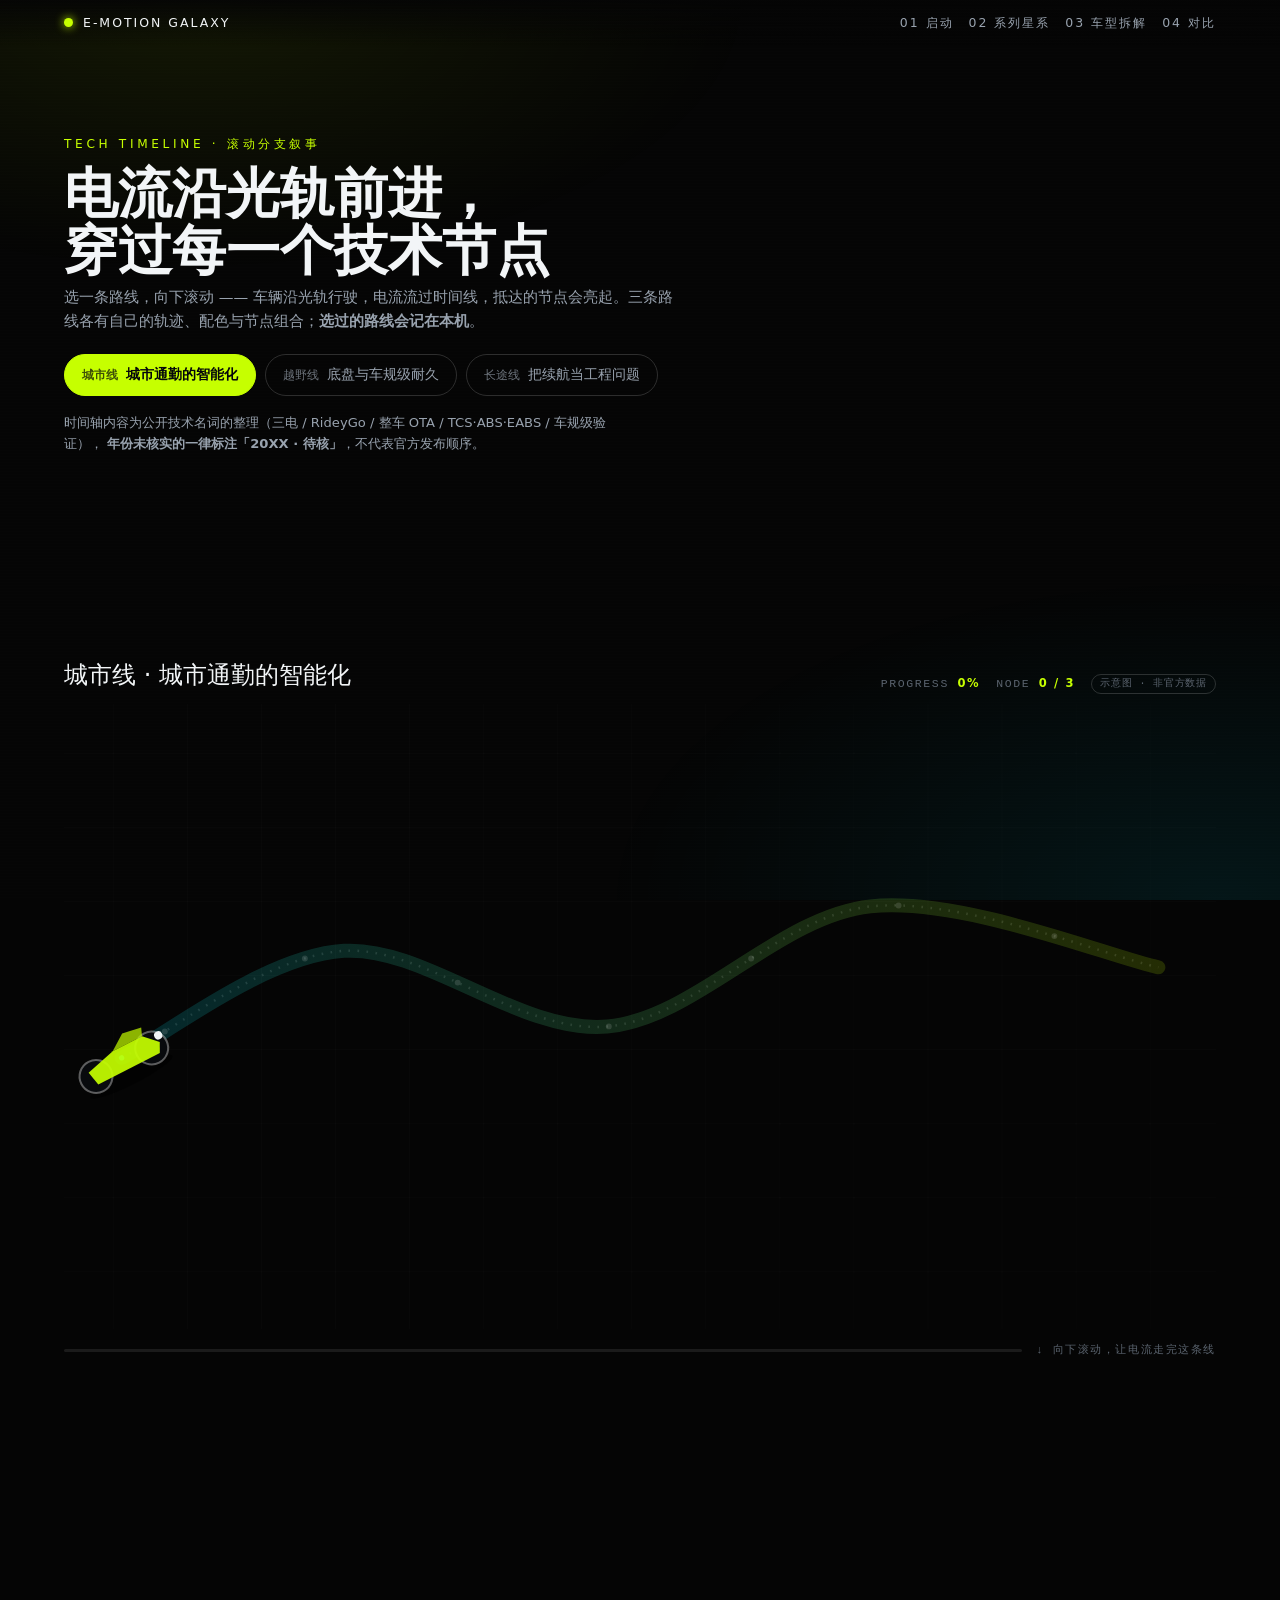
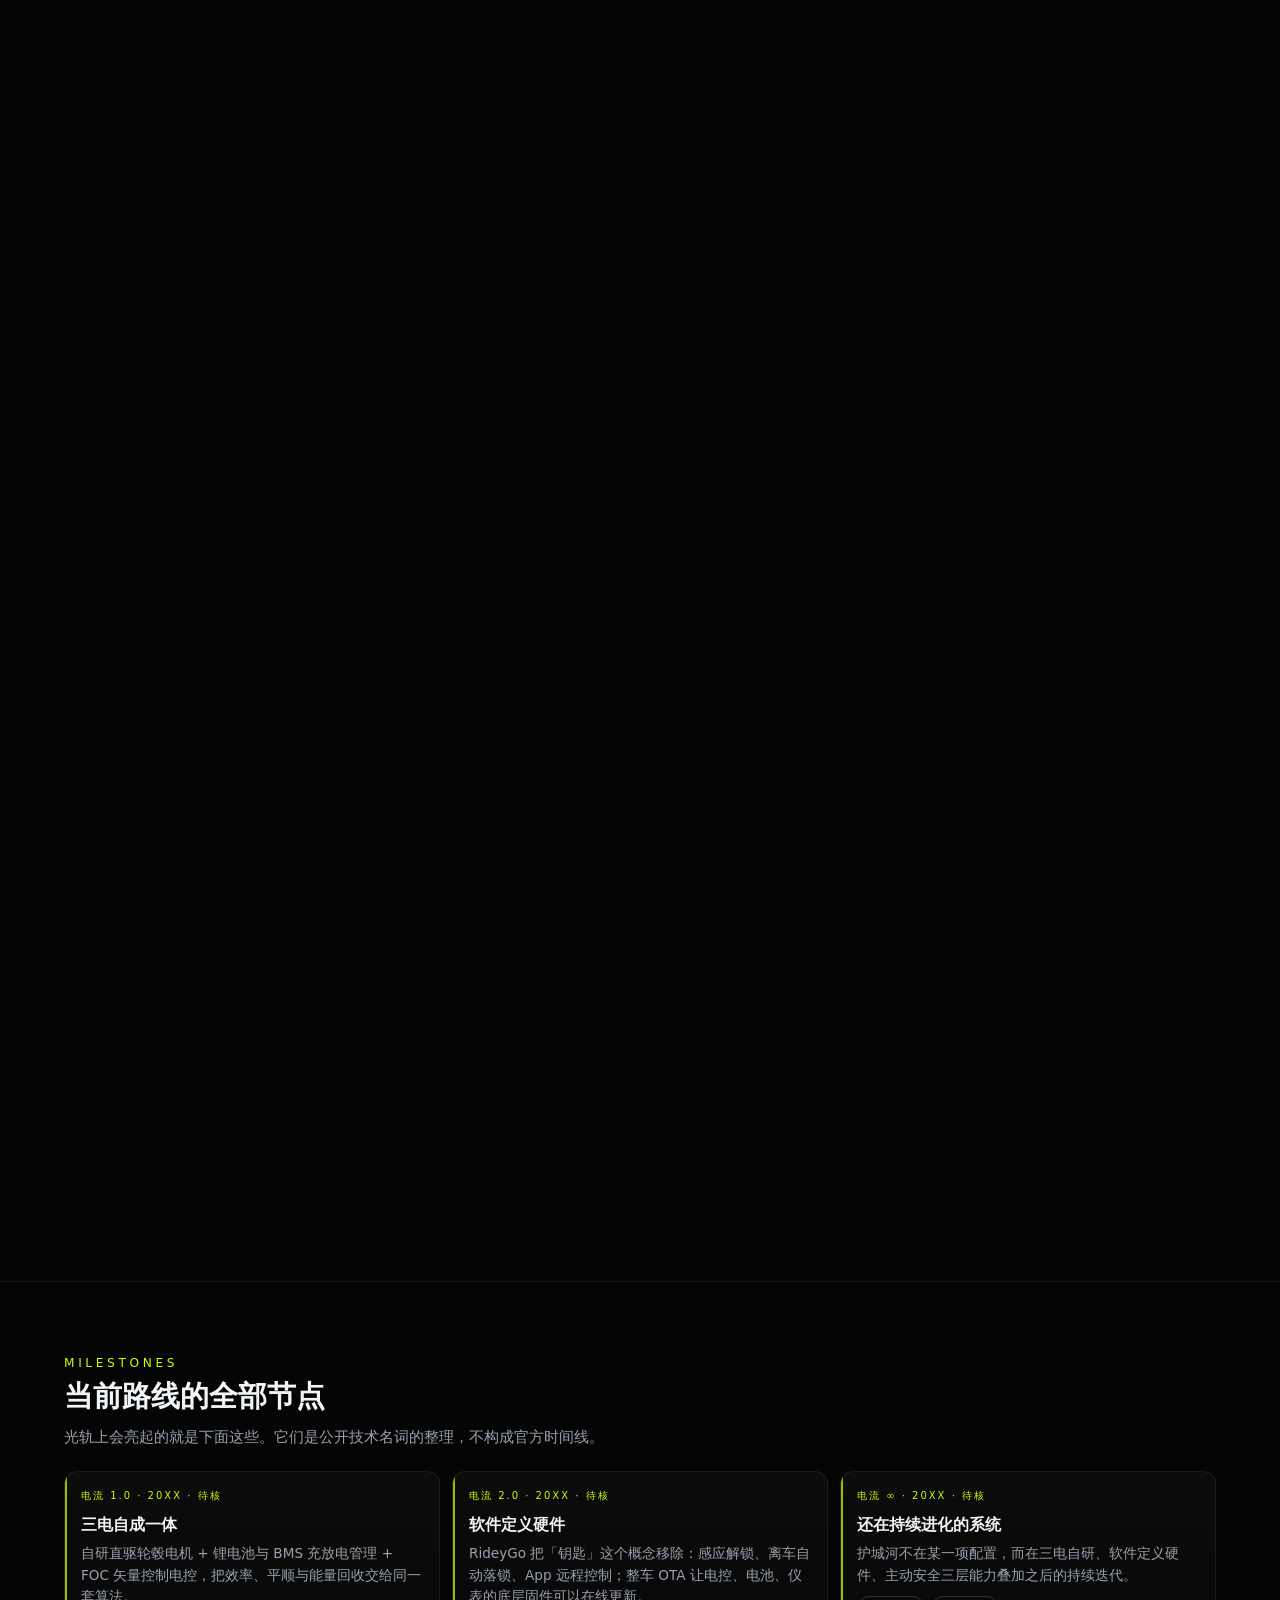
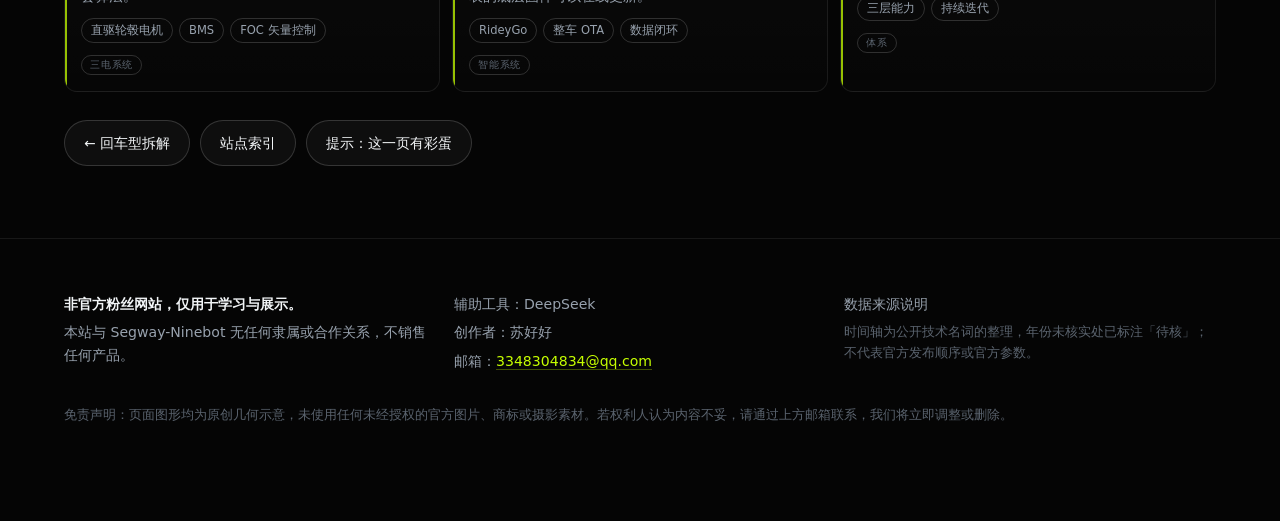
<file: 04c-timeline.html>
<!DOCTYPE html>
<html lang="zh-CN" class="is-night">
<head>
<meta charset="utf-8">
<meta name="viewport" content="width=device-width,initial-scale=1,viewport-fit=cover">
<title>品牌技术时间轴 · 滚动分支叙事｜九号电流宇宙（非官方）</title>
<meta name="description" content="电流沿光轨流动，车辆穿越技术里程碑；城市 / 越野 / 长途三条分支叙事。非官方粉丝网站，含 Konami 彩蛋。">
<style>
:root{
  --bg:#050505; --line:rgba(255,255,255,.08); --line2:rgba(255,255,255,.16);
  --hi:#F2F5F7; --mid:#98A2AE; --lo:#5A636E;
  --volt:#C6FF00; --arc:#00E5FF; --heat:#FF6B00;
  --accent:#C6FF00;
  --glass:rgba(255,255,255,.04);
  --fd:"Orbitron","Space Grotesk","Noto Sans SC","PingFang SC",system-ui,sans-serif;
  --fu:"Space Grotesk","Noto Sans SC","PingFang SC",system-ui,sans-serif;
  --fm:ui-monospace,"SFMono-Regular",monospace;
  --px:clamp(20px,5vw,88px); --maxw:1440px;
  --d2:240ms; --d3:420ms; --d4:720ms; --eo:cubic-bezier(.22,.61,.36,1);
  --railAspect:1400 / 760;
}
*{box-sizing:border-box}
html,body{margin:0;padding:0}
html{scroll-behavior:smooth;-webkit-text-size-adjust:100%}
body{background:var(--bg);color:var(--hi);font-family:var(--fu);line-height:1.6;-webkit-font-smoothing:antialiased;overflow-x:hidden}
::selection{background:var(--accent);color:#04060a}
a{color:inherit;text-decoration:none}
button{font:inherit;color:inherit;background:none;border:0;cursor:pointer}
:focus-visible{outline:2px solid var(--accent);outline-offset:3px;border-radius:4px}
.caps{font-family:var(--fd);text-transform:uppercase;letter-spacing:.18em}
.sr{position:absolute;width:1px;height:1px;overflow:hidden;clip:rect(0 0 0 0)}
.scan{position:fixed;inset:0;pointer-events:none;z-index:50;opacity:.4;mix-blend-mode:overlay;
  background:repeating-linear-gradient(180deg,rgba(255,255,255,.028) 0 1px,transparent 1px 3px)}
.bgglow{position:fixed;inset:0;pointer-events:none;z-index:0;
  background:radial-gradient(80% 55% at 15% 0%,rgba(198,255,0,.08),transparent 55%),
             radial-gradient(80% 60% at 95% 100%,rgba(0,229,255,.08),transparent 60%)}
header.hudbar{position:fixed;top:0;left:0;right:0;z-index:40;display:flex;gap:14px;align-items:center;
  justify-content:space-between;padding:13px var(--px);font-size:.78rem;letter-spacing:.16em;text-transform:uppercase;
  background:linear-gradient(180deg,rgba(5,5,5,.94),rgba(5,5,5,0))}
.brand{display:flex;align-items:center;gap:10px;font-family:var(--fd)}
.brand .dot{width:9px;height:9px;border-radius:50%;background:var(--accent);box-shadow:0 0 10px var(--accent);animation:pulse 2.2s var(--eo) infinite}
@keyframes pulse{0%,100%{opacity:1}50%{opacity:.4}}
.hudbar nav{display:flex;gap:15px;color:var(--mid);flex-wrap:wrap}
.hudbar nav a:hover,.hudbar nav a[aria-current]{color:var(--accent)}

section.intro{position:relative;z-index:2;padding:clamp(100px,15vh,160px) var(--px) clamp(26px,5vh,50px);
  max-width:var(--maxw);margin:0 auto}
.kicker{color:var(--accent);font-size:.76rem;letter-spacing:.3em;font-family:var(--fd)}
h1{font-family:var(--fd);font-size:clamp(1.9rem,4.6vw,3.4rem);line-height:1.05;margin:.2em 0 .1em}
p.sub{color:var(--mid);margin:0 0 22px;font-size:.92rem;max-width:66ch}
.branch{display:flex;gap:9px;flex-wrap:wrap}
.branch button{border:1px solid var(--line2);border-radius:999px;padding:9px 17px;font-size:.85rem;color:var(--mid);
  transition:all var(--d2) var(--eo);display:inline-flex;gap:8px;align-items:center}
.branch button:hover{color:var(--hi);border-color:var(--hi)}
.branch button[aria-pressed="true"]{background:var(--accent);color:#04060a;border-color:var(--accent);font-weight:700}
.branch button .n{font-family:var(--fd);font-size:.72rem;opacity:.7}

/* 光轨 */
#rail-stage{position:relative;z-index:2}
.railsec{position:relative}
.railsec .stick{position:sticky;top:0;height:100svh;display:grid;align-content:center;
  padding:clamp(84px,12vh,130px) var(--px) 34px;max-width:var(--maxw);margin:0 auto}
.railhead{display:flex;justify-content:space-between;align-items:flex-end;gap:14px;margin-bottom:10px;flex-wrap:wrap}
.railhead .t{font-family:var(--fd);font-size:clamp(1rem,2.2vw,1.5rem)}
.railhead .h{display:flex;gap:16px;font-size:.72rem;letter-spacing:.14em;color:var(--lo);font-family:var(--fm);text-transform:uppercase}
.railhead .h b{color:var(--accent);font-family:var(--fd)}
.rail{position:relative;width:100%;aspect-ratio:var(--railAspect);margin-inline:auto}
.rail svg{position:absolute;inset:0;width:100%;height:100%;overflow:visible}
.node{position:absolute;left:0;top:0;pointer-events:none;opacity:0;transition:opacity var(--d4) var(--eo)}
.node.on{opacity:1}
.node .box{border:1px solid var(--line2);border-radius:12px;padding:9px 12px;min-width:120px;max-width:260px;
  background:rgba(8,10,13,.86);backdrop-filter:blur(10px);transition:border-color var(--d3),box-shadow var(--d3)}
.node.act .box{border-color:var(--accent);box-shadow:0 0 0 1px var(--accent),0 14px 44px rgba(0,0,0,.6)}
.node .yr{font-family:var(--fm);font-size:10px;letter-spacing:.18em;color:var(--lo)}
.node .nm{font-size:.9rem;font-family:var(--fd);letter-spacing:.02em;margin:2px 0 3px}
.node .tp{font-size:.76rem;color:var(--mid);line-height:1.5}
.node.act .yr{color:var(--accent)}
.railfoot{display:flex;justify-content:space-between;gap:14px;align-items:center;margin-top:12px;flex-wrap:wrap}
.pbar{flex:1;min-width:160px;height:3px;border-radius:3px;background:rgba(255,255,255,.09);overflow:hidden}
.pbar i{display:block;height:100%;width:0;background:linear-gradient(90deg,var(--arc),var(--accent));transition:width .12s linear}
.railtip{font-size:.7rem;letter-spacing:.14em;color:var(--lo);font-family:var(--fm)}

/* 里程碑全表 */
section.all{position:relative;z-index:2;padding:clamp(40px,8vh,90px) var(--px);max-width:var(--maxw);margin:0 auto;
  border-top:1px solid var(--line)}
h2{font-family:var(--fd);font-size:clamp(1.2rem,2.6vw,1.8rem);margin:0 0 6px}
.mlist{display:grid;gap:12px;grid-template-columns:repeat(auto-fit,minmax(260px,1fr));margin-top:22px}
.mcard{border:1px solid var(--line);border-radius:13px;padding:16px;background:linear-gradient(180deg,rgba(255,255,255,.03),rgba(255,255,255,.006));
  position:relative;overflow:hidden}
.mcard::before{content:"";position:absolute;left:0;top:0;bottom:0;width:2px;background:var(--accent);opacity:.75}
.mcard .er{font-size:10px;letter-spacing:.2em;color:var(--accent);font-family:var(--fd)}
.mcard h3{font-size:.98rem;margin:8px 0 6px;font-family:var(--fd)}
.mcard p{margin:0;color:var(--mid);font-size:.85rem}
.mcard .kw{margin-top:10px;display:flex;gap:6px;flex-wrap:wrap}
.kw span{border:1px solid var(--line2);border-radius:999px;padding:2px 9px;font-size:.72rem;color:var(--mid)}
.badge{display:inline-block;border:1px solid var(--line2);border-radius:999px;padding:1px 8px;font-size:10px;letter-spacing:.08em;color:var(--lo)}
.btn{display:inline-flex;align-items:center;gap:9px;padding:11px 19px;border-radius:999px;border:1px solid var(--line2);
  background:var(--glass);font-size:.86rem;transition:all var(--d2) var(--eo)}
.btn:hover{border-color:var(--accent);transform:translateY(-2px)}
.egg{position:fixed;left:50%;top:78px;transform:translate(-50%,-18px);opacity:0;z-index:60;
  padding:13px 22px;border-radius:14px;border:1px solid var(--accent);background:rgba(8,10,13,.92);backdrop-filter:blur(12px);
  box-shadow:0 0 46px rgba(198,255,0,.16);transition:opacity var(--d4),transform var(--d4);text-align:center}
.egg.on{opacity:1;transform:translate(-50%,0)}
.egg .e1{font-family:var(--fd);font-size:1rem;color:var(--accent);letter-spacing:.08em}
.egg .e2{font-size:10px;letter-spacing:.18em;color:var(--mid);font-family:var(--fm)}
footer.site{position:relative;z-index:2;border-top:1px solid var(--line);
  padding:clamp(32px,6vh,60px) var(--px) calc(var(--px) + 30px);color:var(--mid);font-size:.88rem}
footer.site .fgrid{max-width:var(--maxw);margin:0 auto;display:grid;gap:18px;grid-template-columns:repeat(auto-fit,minmax(220px,1fr))}
footer.site p{margin:0 0 6px}
footer.site strong{color:var(--hi)}
footer.site a.mail{color:var(--accent);border-bottom:1px solid rgba(198,255,0,.3)}
footer.site .legal{margin:26px auto 0;max-width:var(--maxw);color:var(--lo);font-size:.8rem;line-height:1.75}

@media (max-width:900px){
  :root{--railAspect:760 / 1400}
  .rail{width:58%}
  /* 小屏：所有节点卡改为「光轨正下方居中」，且只显示当前这一个，避免任何横向溢出 */
  .node{left:50%!important;top:100%!important;transform:translate(-50%,10px)!important;width:min(88%,430px)}
  .node .box{max-width:none}
  .node:not(.act){display:none!important}
}
@media (prefers-reduced-motion:reduce){
  html{scroll-behavior:auto}
  *,*::before,*::after{animation-duration:.001ms!important;transition-duration:.001ms!important}
  .scan{display:none}
}
</style>
</head>
<body>
<div class="bgglow" aria-hidden="true"></div>
<div class="scan" aria-hidden="true"></div>

<header class="hudbar">
  <div class="brand"><span class="dot" aria-hidden="true"></span> E-MOTION GALAXY</div>
  <nav aria-label="站点小节">
    <a href="01-hero.html">01 启动</a><a href="02-galaxy.html">02 系列星系</a>
    <a href="03-model.html">03 车型拆解</a><a href="04a-compare.html">04 对比</a>
  </nav>
</header>

<main>
<section class="intro" aria-labelledby="tT">
  <div class="kicker">TECH TIMELINE · 滚动分支叙事</div>
  <h1 id="tT">电流沿光轨前进，<br>穿过每一个技术节点</h1>
  <p class="sub">选一条路线，向下滚动 —— 车辆沿光轨行驶，电流流过时间线，抵达的节点会亮起。三条路线各有自己的轨迹、配色与节点组合；<b>选过的路线会记在本机</b>。</p>
  <div class="branch" id="branch" role="group" aria-label="选择叙事分支"></div>
  <p class="sub" style="margin-top:16px;font-size:.82rem">
    时间轴内容为公开技术名词的整理（三电 / RideyGo / 整车 OTA / TCS·ABS·EABS / 车规级验证），
    <b>年份未核实的一律标注「20XX · 待核」</b>，不代表官方发布顺序。
  </p>
</section>

<section id="rail-stage" class="railsec" style="height:440vh" aria-label="技术时间轴动画">
  <div class="stick">
    <div class="railhead">
      <div class="t" id="railTitle">城市线 · 城市通勤的智能化</div>
      <div class="h"><span>PROGRESS <b id="pct">0%</b></span><span>NODE <b id="nodeN">0 / 3</b></span>
        <span class="badge">示意图 · 非官方数据</span></div>
    </div>
    <div class="rail" id="rail">
      <svg id="railsvg" viewBox="0 0 1400 760" role="img" aria-label="技术时间轴光轨示意">
        <defs>
          <linearGradient id="gRail" x1="0" y1="0" x2="1" y2="0">
            <stop offset="0" stop-color="#00E5FF"/><stop offset="1" stop-color="#C6FF00"/>
          </linearGradient>
          <filter id="fGlow" x="-50%" y="-50%" width="200%" height="200%">
            <feGaussianBlur stdDeviation="6" result="b"/>
            <feMerge><feMergeNode in="b"/><feMergeNode in="SourceGraphic"/></feMerge>
          </filter>
        </defs>
        <g id="grid" opacity=".5"></g>
        <path id="pDim"  d="" fill="none" stroke="rgba(255,255,255,.12)" stroke-width="3" stroke-dasharray="2 9"/>
        <path id="pWide" d="" fill="none" stroke="url(#gRail)" stroke-width="17" stroke-linecap="round" opacity=".16"/>
        <path id="pGlow" d="" fill="none" stroke="url(#gRail)" stroke-width="6.5" stroke-linecap="round"/>
        <g id="flowG"></g>
          <g id="nodesG"></g>
          <g id="vehG">
            <g id="vehInner">
              <ellipse cx="0" cy="26" rx="56" ry="9" fill="rgba(0,0,0,.55)"/>
              <circle cx="-38" cy="6" r="20" fill="#080A0D" stroke="rgba(255,255,255,.35)" stroke-width="2.5"/>
              <circle cx="38" cy="6" r="20" fill="#080A0D" stroke="rgba(255,255,255,.35)" stroke-width="2.5"/>
              <path d="M-44 -2 L-6 -12 L34 -12 L50 4 L44 16 L-40 16 Z" fill="var(--accent)" opacity=".92"/>
              <path d="M-6 -12 L14 -26 L38 -22 L34 -12 Z" fill="var(--accent)" opacity=".7"/>
              <circle cx="52" cy="-4" r="5" fill="#F2F5F7"/>
            </g>
          </g>
      </svg>
      <div id="nodeLayer"></div>
    </div>
    <div class="railfoot">
      <div class="pbar"><i id="pfill"></i></div>
      <div class="railtip" id="railtip">↓ 向下滚动，让电流走完这条线</div>
    </div>
  </div>
</section>

<section class="all" aria-labelledby="aT">
  <div class="kicker">MILESTONES</div>
  <h2 id="aT">当前路线的全部节点</h2>
  <p class="sub">光轨上会亮起的就是下面这些。它们是公开技术名词的整理，不构成官方时间线。</p>
  <div class="mlist" id="mlist"></div>
  <div style="margin-top:28px;display:flex;gap:10px;flex-wrap:wrap">
    <a class="btn" href="03-model.html">← 回车型拆解</a>
    <a class="btn" href="index.html">站点索引</a>
    <button class="btn" id="btnHint">提示：这一页有彩蛋</button>
  </div>
</section>
</main>

<footer class="site">
  <div class="fgrid">
    <div>
      <p><strong>非官方粉丝网站，仅用于学习与展示。</strong></p>
      <p>本站与 Segway-Ninebot 无任何隶属或合作关系，不销售任何产品。</p>
    </div>
    <div>
      <p>辅助工具：DeepSeek</p>
      <p>创作者：苏好好</p>
      <p>邮箱：<a class="mail" href="mailto:3348304834@qq.com">3348304834@qq.com</a></p>
    </div>
    <div>
      <p>数据来源说明</p>
      <p style="color:var(--lo);font-size:.82rem">时间轴为公开技术名词的整理，年份未核实处已标注「待核」；不代表官方发布顺序或官方参数。</p>
    </div>
  </div>
  <p class="legal">免责声明：页面图形均为原创几何示意，未使用任何未经授权的官方图片、商标或摄影素材。若权利人认为内容不妥，请通过上方邮箱联系，我们将立即调整或删除。</p>
</footer>

<div class="egg" id="egg" role="status" aria-live="polite" aria-hidden="true"></div>

<script>/* EMG DEBUG PROBE —— 仅当 URL 带 ?debug=1 时浮出运行时报错，默认零副作用 */
(function(){
  if(!/[?&]debug=1/.test(location.search)) return;
  var box=document.createElement('div'), n=0, buf='';
  box.style.cssText='position:fixed;left:0;right:0;bottom:0;z-index:2147483647;max-height:40vh;overflow:auto;'+
    'background:rgba(130,0,0,.94);color:#fff;font:12px/1.55 ui-monospace,SFMono-Regular,monospace;padding:8px 10px;'+
    'border-top:2px solid #ff6b00;white-space:pre-wrap';
  box.textContent='EMG DEBUG · 0 条运行时报错 ✓';
  function add(kind,msg){
    n++; buf+=kind+': '+msg+'\n';
    box.textContent='EMG DEBUG · '+n+' 条\n'+buf;
  }
  window.addEventListener('error',function(e){
    add('ERROR',(e.message||'')+' @ '+((e.filename||'').split('/').pop())+':'+e.lineno+':'+e.colno);
  });
  window.addEventListener('unhandledrejection',function(e){
    add('PROMISE',String(e.reason&&e.reason.message||e.reason));
  });
  var ce=console.error;
  console.error=function(){ add('console.error',Array.prototype.join.call(arguments,' ')); ce.apply(console,arguments); };
  var w=console.warn;
  console.warn=function(){ add('console.warn',Array.prototype.join.call(arguments,' ')); w.apply(console,arguments); };
  if(document.body) document.body.appendChild(box);
  else document.addEventListener('DOMContentLoaded',function(){ document.body.appendChild(box); });
})();
</script>
<script>
(function(){
  "use strict";
  /* ================= 里程碑（公开技术名词整理，非官方时间线） ================= */
  var MS=[
    {id:"voltage-core",era:"电流 1.0",year:null,layer:"三电系统",title:"三电自成一体",
     branch:"all",summary:"自研直驱轮毂电机 + 锂电池与 BMS 充放电管理 + FOC 矢量控制电控，把效率、平顺与能量回收交给同一套算法。",
     kw:["直驱轮毂电机","BMS","FOC 矢量控制"]},
    {id:"software-defined",era:"电流 2.0",year:null,layer:"智能系统",title:"软件定义硬件",
     branch:"city",summary:"RideyGo 把「钥匙」这个概念移除：感应解锁、离车自动落锁、App 远程控制；整车 OTA 让电控、电池、仪表的底层固件可以在线更新。",
     kw:["RideyGo","整车 OTA","数据闭环"]},
    {id:"active-safety",era:"电流 3.0",year:null,layer:"主动安全",title:"主动安全下放",
     branch:"night",summary:"TCS 牵引力控制在湿滑起步与过弯时抑制后轮打滑，ABS 防止紧急制动抱死，EABS 在刹车同时把动能回收进电池。",
     kw:["TCS","ABS","EABS 能量回收"]},
    {id:"range-engineering",era:"电流 3.5",year:null,layer:"电池与能量",title:"把续航当成工程问题",
     branch:"long",summary:"低温管理、循环寿命控制与能量回收策略共同决定「每一度电能跑多远」，而不是单看容量数字。",
     kw:["低温管理","循环寿命","能量回收策略"]},
    {id:"chassis-craft",era:"电流 4.0",year:null,layer:"底盘与制造",title:"车规级耐久",
     branch:"trail",summary:"碳素钢车架、前后碟刹、液压减震是基本盘；淋雨、振动、盐雾按车规级做耐久验证，才是较劲的地方。",
     kw:["碳素钢车架","液压减震","车规级验证"]},
    {id:"system-evolution",era:"电流 ∞",year:null,layer:"体系",title:"还在持续进化的系统",
     branch:"all",summary:"护城河不在某一项配置，而在三电自研、软件定义硬件、主动安全三层能力叠加之后的持续迭代。",
     kw:["三层能力","持续迭代"]}
  ];
  /* 分支：path = 控制点（桌面横向坐标），会把 (x,y) 交换得到移动端纵向轨迹 */
  var BRANCHES={
    city:{id:"city",name:"城市线",sub:"城市通勤的智能化",accent:"#C6FF00",
      title:"城市线 · 城市通勤的智能化",
      match:["all","city"],
      pts:[[70,430],[340,300],[660,392],[980,246],[1330,320]]},
    trail:{id:"trail",name:"越野线",sub:"底盘与车规级耐久",accent:"#FF6B00",
      title:"越野线 · 底盘与非铺装耐久",
      match:["all","trail"],
      pts:[[70,300],[300,500],[620,214],[940,486],[1330,250]]},
    long:{id:"long",name:"长途线",sub:"把续航当工程问题",accent:"#00E5FF",
      title:"长途线 · 电池与能量工程",
      match:["all","long"],
      pts:[[70,520],[380,452],[720,352],[1040,236],[1330,168]]}
  };
  var EGG_BRANCH={id:"infinity",name:"电流 ∞",sub:"隐藏路线 · 全节点",accent:"#FF6B00",
    title:"隐藏线 · 电流 ∞（全节点）",match:["all","city","night","long","trail"],
    pts:[[70,400],[260,180],[520,560],[780,140],[1060,540],[1330,260]]};

  var $=function(s,r){return (r||document).querySelector(s)};
  var $$=function(s,r){return [].slice.call((r||document).querySelectorAll(s))};
  var RM=window.matchMedia('(prefers-reduced-motion: reduce)').matches;
  var MQ=window.matchMedia('(max-width:900px)');
  var root=document.documentElement;

  /* ---------- 平滑路径：控制点 → 三次贝塞尔（Catmull-Rom 近似） ---------- */
  function smooth(pts,vertical){
    var p=pts.map(function(q){return vertical?[q[1],q[0]]:[q[0],q[1]]});
    var d="M"+p[0][0]+" "+p[0][1];
    for(var i=0;i<p.length-1;i++){
      var p0=p[i-1]||p[i], p1=p[i], p2=p[i+1], p3=p[i+2]||p2;
      var c1=[p1[0]+(p2[0]-p0[0])/6, p1[1]+(p2[1]-p0[1])/6];
      var c2=[p2[0]-(p3[0]-p1[0])/6, p2[1]-(p3[1]-p1[1])/6];
      d+=" C"+c1[0].toFixed(1)+" "+c1[1].toFixed(1)+" "+c2[0].toFixed(1)+" "+c2[1].toFixed(1)+" "+
         p2[0].toFixed(1)+" "+p2[1].toFixed(1);
    }
    return d;
  }

  /* ---------- 状态 ---------- */
  var S={branch:"city",egg:false,ev:false};
  var el={
    svg:$('#railsvg'), dim:$('#pDim'), wide:$('#pWide'), glow:$('#pGlow'), veh:$('#vehG'), vehIn:$('#vehInner'),
    grid:$('#grid'), flow:$('#flowG'), nodes:$('#nodesG'), layer:$('#nodeLayer'),
    pfill:$('#pfill'), pct:$('#pct'), nodeN:$('#nodeN'), title:$('#railTitle'), tip:$('#railtip'),
    mlist:$('#mlist'), branch:$('#branch'), egg:$('#egg'), sec:$('#rail-stage')
  };
  var pathDim=null, len=0, vertical=false, NF=0.76, F0=0.12;   /* 节点落在光轨 12%~88% 区间 */
  function fracOf(i,n){ return F0 + (n>1? i/(n-1):0.5)*NF; }

  function milestones(){
    var b=cur(), list=MS.filter(function(m){ return b.match.indexOf(m.branch)>=0; });
    return list;
  }
  function cur(){ return S.egg?EGG_BRANCH:BRANCHES[S.branch]; }

  /* ---------- 渲染 ---------- */
  function renderBranchBtns(){
    var html=Object.keys(BRANCHES).map(function(k){
      var b=BRANCHES[k];
      return '<button data-b="'+k+'" aria-pressed="'+(k===S.branch&&!S.egg)+'">'+
        '<span class="n">'+b.name+'</span>'+b.sub+'</button>';
    }).join("");
    if(S.egg) html+='<button data-b="infinity" aria-pressed="true" style="border-color:#FF6B00;color:#FF6B00">'+
      '<span class="n">电流 ∞</span>隐藏路线 · 已解锁</button>';
    el.branch.innerHTML=html;
  }
  function renderRail(){
    var b=cur();
    root.style.setProperty('--accent',b.accent);
    el.title.textContent=b.title;
    el.svg.setAttribute('viewBox', vertical? "0 0 760 1400" : "0 0 1400 760");
    var d=smooth(b.pts,vertical);
    el.dim.setAttribute('d',d); el.glow.setAttribute('d',d); el.wide.setAttribute('d',d);
    pathDim=el.dim;
    try{ len=pathDim.getTotalLength(); }catch(e){ len=0; }
    el.glow.setAttribute('stroke-dasharray',len);
    /* 网格 */
    var g="",W=vertical?760:1400,H=vertical?1400:760;
    for(var x=60;x<W;x+=90) g+='<line x1="'+x+'" y1="0" x2="'+x+'" y2="'+H+'" stroke="rgba(255,255,255,.045)"/>';
    for(var y=60;y<H;y+=90) g+='<line x1="0" y1="'+y+'" x2="'+W+'" y2="'+y+'" stroke="rgba(255,255,255,.045)"/>';
    el.grid.innerHTML=g;
    /* 里程碑节点（位置用 getPointAtLength 取，保证落在光轨上） */
    var ms=milestones(), dots="";
    el.layer.innerHTML="";
    ms.forEach(function(m,i){
      var f=fracOf(i,ms.length);
      var pt=pathDim.getPointAtLength(len*f);
      dots+='<g data-dot="'+m.id+'" opacity="0">'+
        '<circle cx="'+pt.x.toFixed(1)+'" cy="'+pt.y.toFixed(1)+'" r="9" fill="#0A0D11" stroke="rgba(255,255,255,.4)" stroke-width="2.5"/>'+
        '<circle cx="'+pt.x.toFixed(1)+'" cy="'+pt.y.toFixed(1)+'" r="3.4" fill="'+b.accent+'"/>'+
        '<text x="'+pt.x.toFixed(1)+'" y="'+(pt.y-20).toFixed(1)+'" text-anchor="middle" font-size="13" '+
        'font-family="ui-monospace,monospace" fill="rgba(255,255,255,.5)">0'+(i+1)+'</text></g>';
      var nd=document.createElement('div');
      nd.className="node"; nd.dataset.node=m.id;
      if(!MQ.matches){
        var W2=1400,H2=760;
        nd.style.left=(pt.x/W2*100).toFixed(2)+"%";
        nd.style.top=(pt.y/H2*100).toFixed(2)+"%";
        nd.style.transform = (i%2===0) ? "translate(-50%,-116%)" : "translate(-50%,18%)";
      }
      nd.innerHTML='<div class="box"><div class="yr">'+m.era+' · '+(m.year||"20XX · 待核")+
        '</div><div class="nm">'+m.title+'</div><div class="tp">'+m.layer+'</div></div>';
      el.layer.appendChild(nd);
    });
    el.nodes.innerHTML=dots;
    /* 全表 */
    el.mlist.innerHTML=ms.map(function(m){
      return '<article class="mcard"><div class="er">'+m.era+' · '+(m.year||"20XX · 待核")+'</div>'+
        '<h3>'+m.title+'</h3><p>'+m.summary+'</p><div class="kw">'+
        m.kw.map(function(k){return '<span>'+k+'</span>'}).join("")+'</div>'+
        '<p style="margin-top:10px"><span class="badge">'+m.layer+'</span></p></article>';
    }).join("");
    renderBranchBtns();
  }

  /* ---------- 电流流动（光轨上跑的光点） ---------- */
  var flowDots=[];
  (function initFlow(){
    for(var i=0;i<7;i++){
      var c=document.createElementNS('http://www.w3.org/2000/svg','circle');
      c.setAttribute('r','3.6'); c.setAttribute('fill','rgba(255,255,255,.75)');
      el.flow.appendChild(c); flowDots.push(c);
    }
  })();

  /* ---------- 滚动 ---------- */
  var lastP=-1, ticking=false;
  function onScroll(){
    if(ticking) return; ticking=true;
    requestAnimationFrame(function(){
      ticking=false;
      var r=el.sec.getBoundingClientRect();
      var total=el.sec.offsetHeight-window.innerHeight;
      var p=total>0?Math.max(0,Math.min(1,-r.top/total)):0;
      if(Math.abs(p-lastP)<0.0006) return;
      lastP=p; paint(p);
    });
  }
  function paint(p){
    var b=cur(), ms=milestones();
    /* 光轨进度 */
    el.glow.setAttribute('stroke-dashoffset', (len*(1-p)).toFixed(1));
    el.pfill.style.width=(p*100).toFixed(1)+"%";
    el.pct.textContent=Math.round(p*100)+"%";
    /* 车辆：位置贴光轨，朝向取切线 */
    var pt=pathDim.getPointAtLength(len*p);
    var pt2=pathDim.getPointAtLength(Math.min(len,len*p+6));
    var ang=Math.atan2(pt2.y-pt.y, pt2.x-pt.x)*180/Math.PI;
    if(!isFinite(ang)) ang=0;
    el.veh.setAttribute('transform','translate('+pt.x.toFixed(1)+','+pt.y.toFixed(1)+')');
    el.vehIn.setAttribute('transform','rotate('+ang.toFixed(1)+')');
    /* 电流 */
    flowDots.forEach(function(c,i){
      var t=((performance.now()/4200*(0.4+p*0.9))+i/flowDots.length)%1;
      var q=pathDim.getPointAtLength(len*t);
      c.setAttribute('cx',q.x.toFixed(1)); c.setAttribute('cy',q.y.toFixed(1));
      c.setAttribute('opacity',(0.18+p*0.5).toFixed(2));
    });
    /* 节点：走过即点亮，且保留；当前所在的那个高亮 */
    var actIdx=-1;
    ms.forEach(function(m,i){
      var reached = p >= fracOf(i,ms.length)-0.02;
      if(reached) actIdx=i;
      var g=el.nodes.querySelector('[data-dot="'+m.id+'"]');
      if(g) g.setAttribute('opacity',reached?'1':'0');
      var nd=el.layer.querySelector('[data-node="'+m.id+'"]');
      if(nd){ nd.classList.toggle("on",reached); }
    });
    ms.forEach(function(m,i){
      var nd=el.layer.querySelector('[data-node="'+m.id+'"]');
      if(nd) nd.classList.toggle("act", i===actIdx);
    });
    el.nodeN.textContent=(actIdx<0?0:actIdx+1)+" / "+ms.length;
    el.tip.textContent = actIdx<0 ? "↓ 向下滚动，让电流走完这条线"
      : ("正在经过 · "+ms[actIdx].title);
  }

  /* ---------- 分支切换 ---------- */
  el.branch.addEventListener('click',function(e){
    var b=e.target.closest('button'); if(!b) return;
    S.branch=b.dataset.b;
    if(S.branch==="infinity"){ S.egg=true; } else { S.egg=false; }
    try{ localStorage.setItem('emg.branch',S.branch); }catch(e2){}
    renderRail(); lastP=-1; onScroll();
    root.style.setProperty('--accent',cur().accent);
  });

  /* ---------- Konami 彩蛋 ---------- */
  var seq=[],KONAMI=["ArrowUp","ArrowUp","ArrowDown","ArrowDown","ArrowLeft","ArrowRight","ArrowLeft","ArrowRight","b","a"];
  function eggToast(){
    el.egg.innerHTML='<div class="e1">电流 ∞ · 隐藏路线已解锁</div>'+
      '<div class="e2">KONAMI CODE ACCEPTED · 全 6 个技术节点已展开</div>';
    el.egg.classList.add('on'); el.egg.setAttribute('aria-hidden','false');
    setTimeout(function(){el.egg.classList.remove('on');el.egg.setAttribute('aria-hidden','true')},5200);
  }
  document.addEventListener('keydown',function(e){
    var k=e.key.length===1?e.key.toLowerCase():e.key;
    seq.push(k); if(seq.length>KONAMI.length) seq.shift();
    if(seq.join(",")===KONAMI.join(",")){
      seq=[];
      if(!S.egg){ S.egg=true; S.branch="infinity"; renderRail(); lastP=-1; onScroll(); eggToast();
        try{ localStorage.setItem('emg.branch',"infinity"); }catch(e2){} }
      else eggToast();
    }
  });
  $('#btnHint').addEventListener('click',function(){
    el.egg.innerHTML='<div class="e1">↑↑↓↓←→←→BA</div><div class="e2">在键盘上敲出来，看看会发生什么</div>';
    el.egg.classList.add('on'); el.egg.setAttribute('aria-hidden','false');
    setTimeout(function(){el.egg.classList.remove('on');el.egg.setAttribute('aria-hidden','true')},4200);
  });

  /* ---------- 启动 ---------- */
  function relayout(){ vertical=MQ.matches; renderRail(); lastP=-1; onScroll(); }
  window.addEventListener('scroll',onScroll,{passive:true});
  window.addEventListener('resize',function(){ if(MQ.matches!==vertical) relayout(); else { lastP=-1; onScroll(); } });
  (function init(){
    try{ var sb=localStorage.getItem('emg.branch'); if(sb && (BRANCHES[sb]||sb==="infinity")){ S.branch=sb; if(sb==="infinity")S.egg=true; } }catch(e){}
    vertical=MQ.matches;
    renderRail(); onScroll();
    if(!RM){(function loop(){ paint(lastP<0?0:lastP); requestAnimationFrame(loop); })();}
    else paint(1);
  })();
})();
</script>
</body>
</html>
</file>
